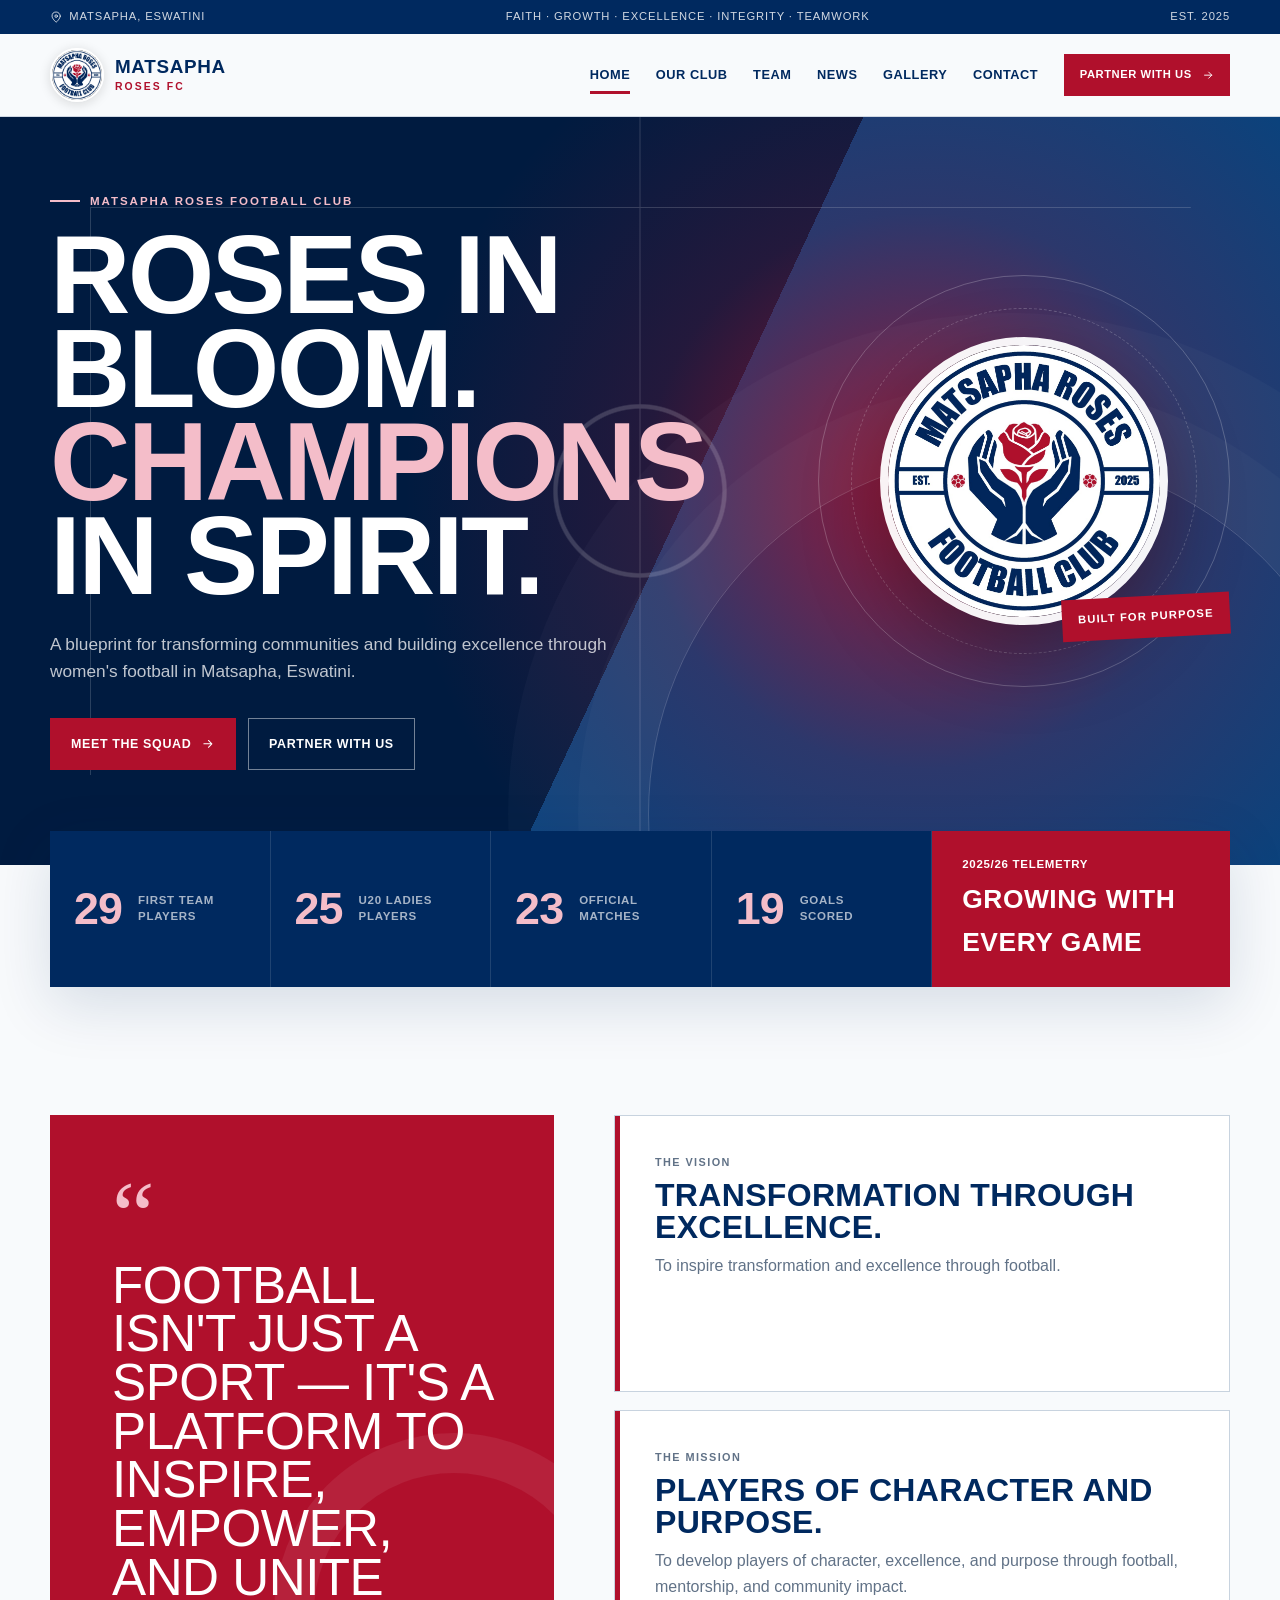
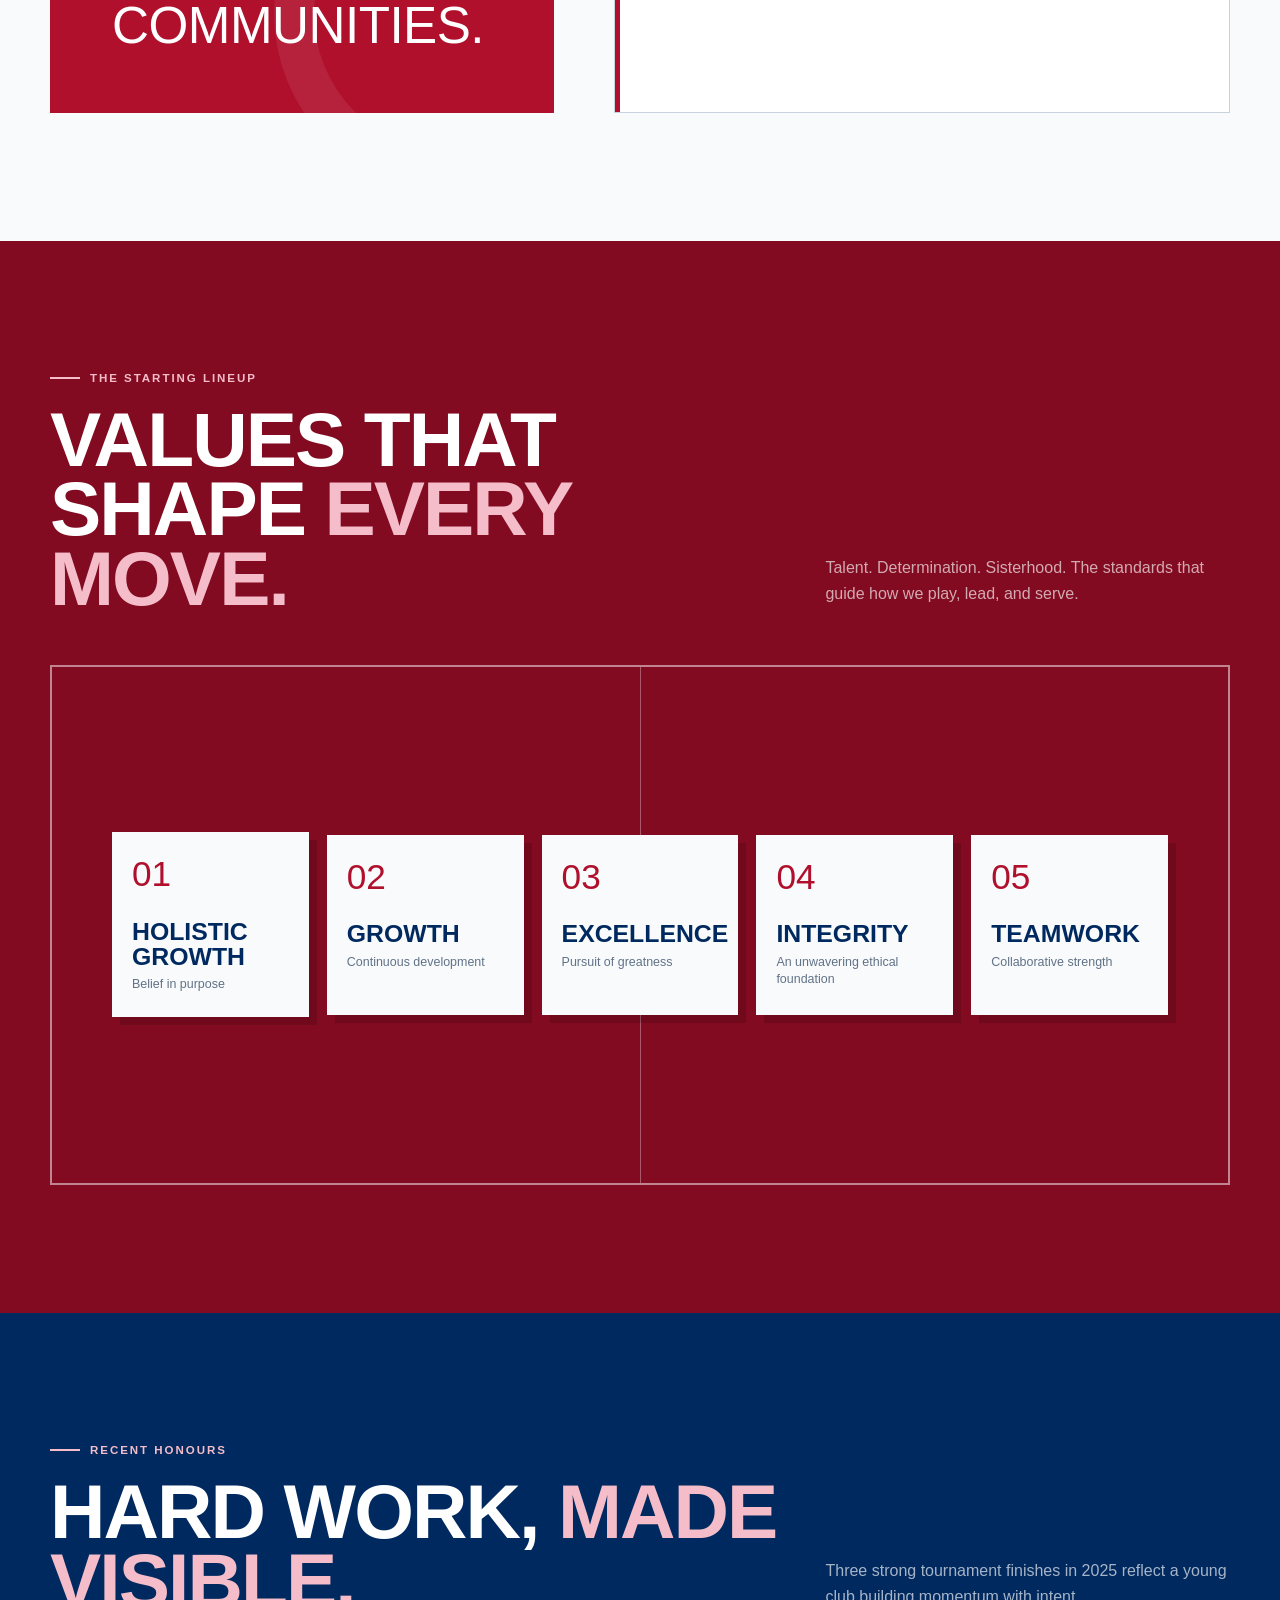
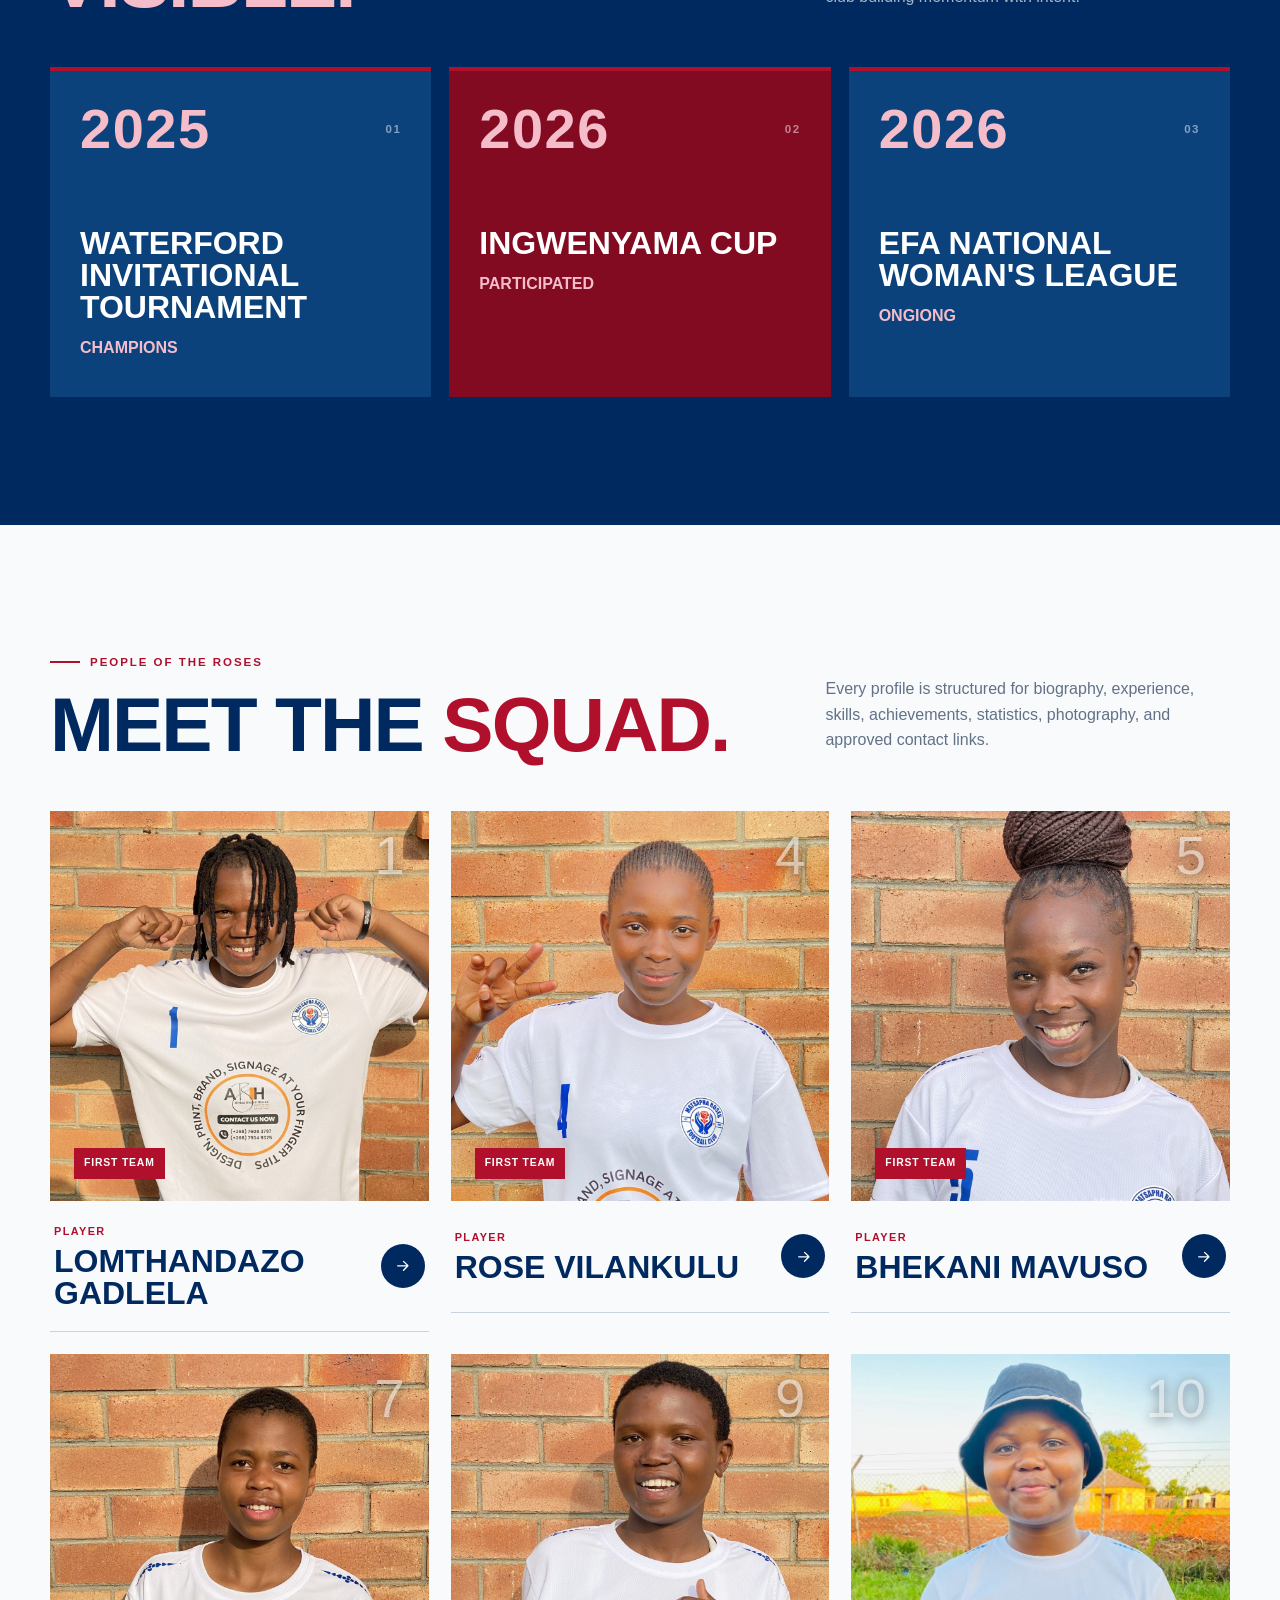
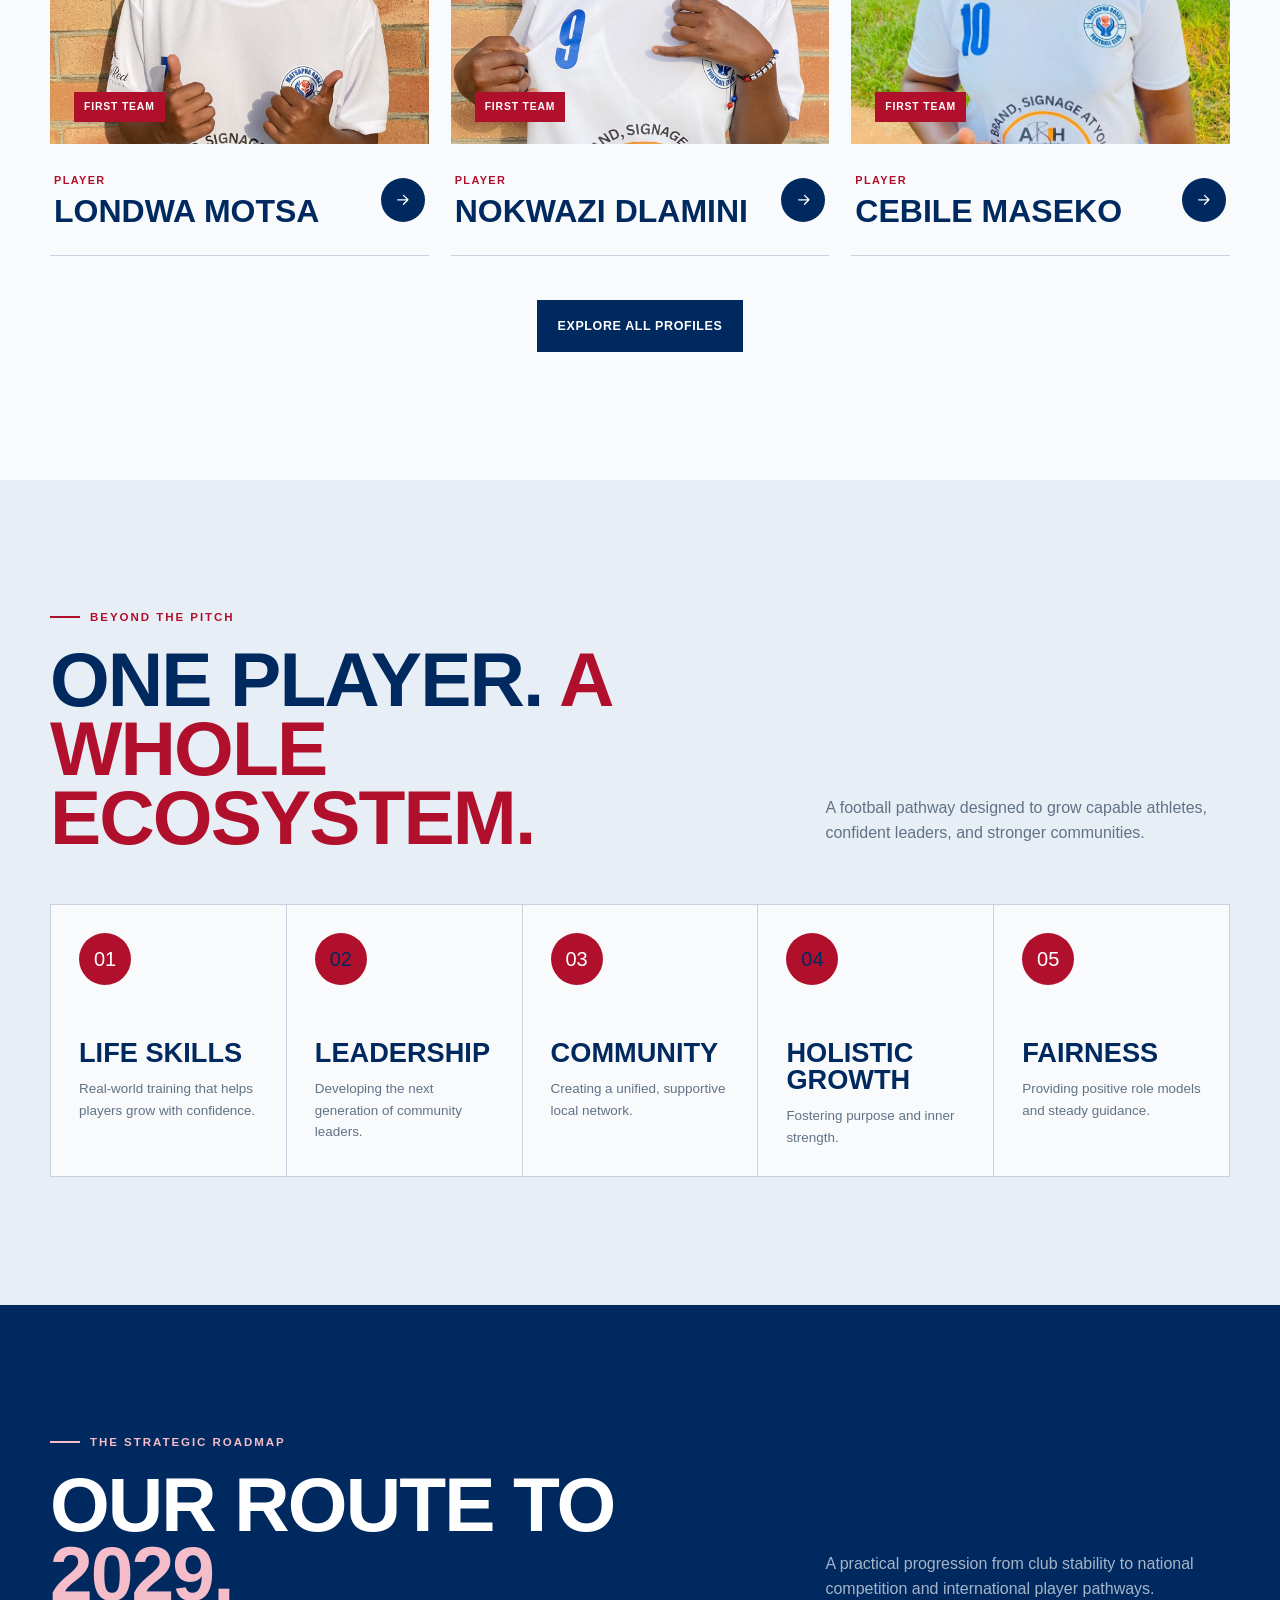
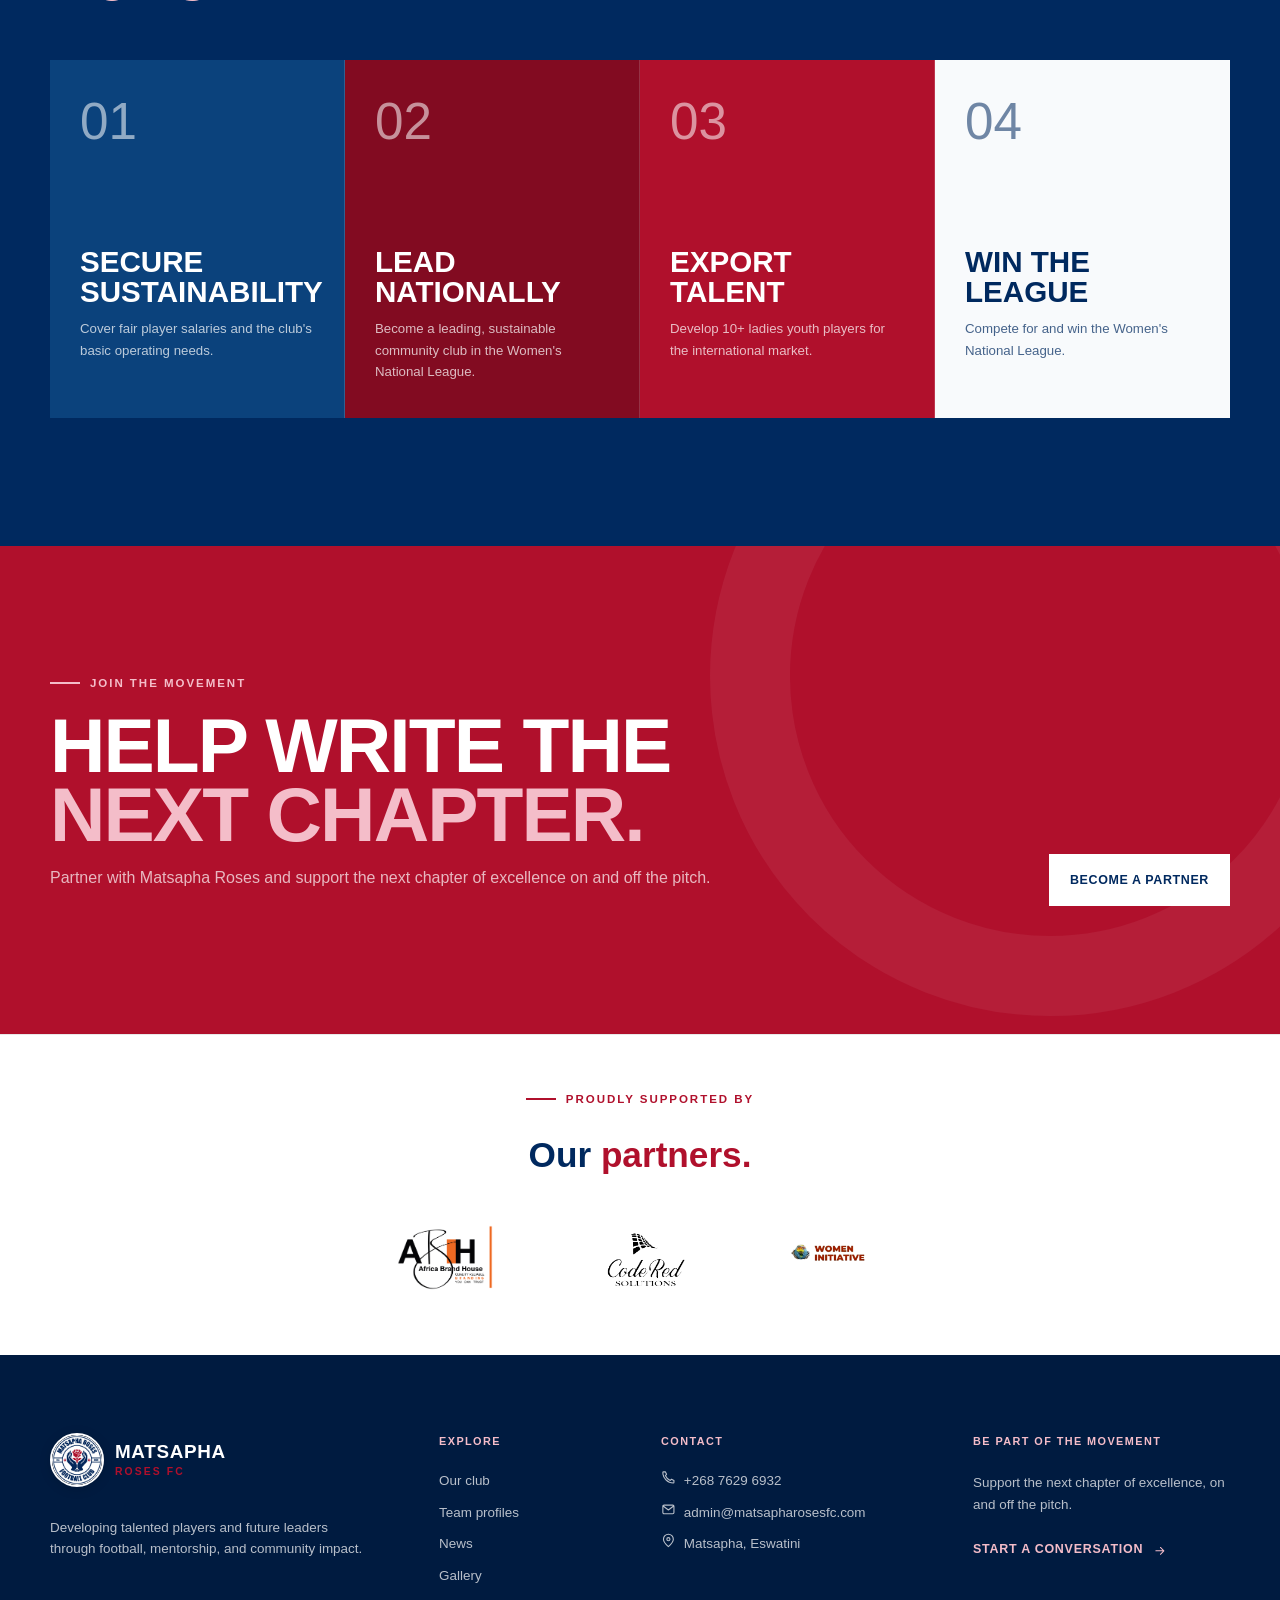
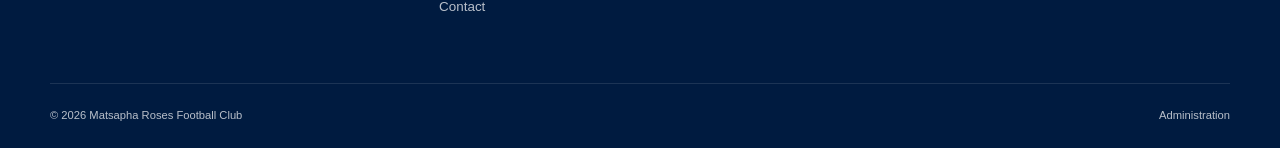
<file: index.html>
<!doctype html>
<html lang="en">
<head>
  <meta charset="utf-8">
  <meta name="viewport" content="width=device-width, initial-scale=1">
  <meta name="description" content="Matsapha Roses Football Club — developing talented players and future leaders through football, mentorship, and community impact.">
  <title>Matsapha Roses Football Club</title>
  <link rel="icon" href="public/assets/brand/matsapha-roses-logo.jpeg">
  <link rel="stylesheet" href="public/styles/site.css">
</head>
<body data-page="home" data-base=".">
  <a class="skip-link" href="#main-content">Skip to content</a>
  <div data-site-header></div>

  <main id="main-content">
    <section class="hero">
      <div class="shell hero-shell">
        <div class="hero-copy" data-reveal>
          <p class="eyebrow eyebrow-light">Matsapha Roses Football Club</p>
          <h1>Roses in bloom. <span>Champions</span> in spirit.</h1>
          <p>A blueprint for transforming communities and building excellence through women's football in Matsapha, Eswatini.</p>
          <div class="hero-actions">
            <a class="button button-gold" href="members.html">Meet the squad <svg viewBox="0 0 24 24" aria-hidden="true"><path d="M5 12h14M13 6l6 6-6 6"/></svg></a>
            <a class="button button-outline-light" href="contact.html#partner">Partner with us</a>
          </div>
        </div>
        <div class="hero-crest" data-reveal style="--delay:120ms">
          <img src="public/assets/brand/matsapha-roses-logo.jpeg" alt="Matsapha Roses Football Club crest">
          <span class="hero-badge">Built for purpose</span>
        </div>
      </div>
    </section>

    <div class="score-strip">
      <div class="shell score-grid">
        <div class="score-item"><strong>29</strong><span>First Team players</span></div>
        <div class="score-item"><strong>25</strong><span>U20 Ladies players</span></div>
        <div class="score-item"><strong>23</strong><span>Official matches</span></div>
        <div class="score-item"><strong>19</strong><span>Goals scored</span></div>
        <div class="score-summary"><p>2025/26 telemetry<strong>Growing with every game</strong></p></div>
      </div>
    </div>

    <section class="section">
      <div class="shell mission-grid">
        <div class="quote-card" data-reveal>
          <span class="quote-mark">“</span>
          <blockquote>Football isn't just a sport — it's a platform to inspire, empower, and unite communities.</blockquote>
        </div>
        <div class="mission-cards">
          <div class="mission-card" data-reveal>
            <p class="card-kicker">The vision</p>
            <h3>Transformation through excellence.</h3>
            <p>To inspire transformation and excellence through football.</p>
          </div>
          <div class="mission-card" data-reveal style="--delay:90ms">
            <p class="card-kicker">The mission</p>
            <h3>Players of character and purpose.</h3>
            <p>To develop players of character, excellence, and purpose through football, mentorship, and community impact.</p>
          </div>
        </div>
      </div>
    </section>

    <section class="section section-green">
      <div class="shell">
        <div class="section-heading">
          <div>
            <p class="eyebrow eyebrow-light">The starting lineup</p>
            <h2 class="section-title">Values that shape <span>every move.</span></h2>
          </div>
          <p>Talent. Determination. Sisterhood. The standards that guide how we play, lead, and serve.</p>
        </div>
        <div class="values-pitch">
          <article class="value-card" data-reveal><span>01</span><h3>Holistic Growth</h3><p>Belief in purpose</p></article>
          <article class="value-card" data-reveal style="--delay:60ms"><span>02</span><h3>Growth</h3><p>Continuous development</p></article>
          <article class="value-card" data-reveal style="--delay:120ms"><span>03</span><h3>Excellence</h3><p>Pursuit of greatness</p></article>
          <article class="value-card" data-reveal style="--delay:180ms"><span>04</span><h3>Integrity</h3><p>An unwavering ethical foundation</p></article>
          <article class="value-card" data-reveal style="--delay:240ms"><span>05</span><h3>Teamwork</h3><p>Collaborative strength</p></article>
        </div>
      </div>
    </section>

    <section class="section section-dark">
      <div class="shell">
        <div class="section-heading">
          <div>
            <p class="eyebrow eyebrow-light">Recent honours</p>
            <h2 class="section-title">Hard work, <span>made visible.</span></h2>
          </div>
          <p>Three strong tournament finishes in 2025 reflect a young club building momentum with intent.</p>
        </div>
        <div class="achievement-grid">
          <article class="achievement-card" data-reveal>
            <div class="achievement-card-year"><strong>2025</strong><span>01</span></div>
            <h3>Waterford Invitational Tournament</h3>
            <p>Champions</p>
          </article>
          <article class="achievement-card" data-reveal style="--delay:80ms">
            <div class="achievement-card-year"><strong>2026</strong><span>02</span></div>
            <h3>Ingwenyama Cup</h3>
            <p>Participated</p>
          </article>
          <article class="achievement-card" data-reveal style="--delay:160ms">
            <div class="achievement-card-year"><strong>2026</strong><span>03</span></div>
            <h3>EFA National Woman's league</h3>
            <p>Ongiong</p>
          </article>
        </div>
      </div>
    </section>

    <section class="section">
      <div class="shell">
        <div class="section-heading">
          <div>
            <p class="eyebrow">People of the Roses</p>
            <h2 class="section-title">Meet the <span>squad.</span></h2>
          </div>
          <p>Every profile is structured for biography, experience, skills, achievements, statistics, photography, and approved contact links.</p>
        </div>
        <div class="member-grid" data-member-preview></div>
        <div class="section-action"><a class="button button-dark" href="members.html">Explore all profiles</a></div>
      </div>
    </section>

    <section class="section section-soft">
      <div class="shell">
        <div class="section-heading">
          <div>
            <p class="eyebrow">Beyond the pitch</p>
            <h2 class="section-title">One player. <span>A whole ecosystem.</span></h2>
          </div>
          <p>A football pathway designed to grow capable athletes, confident leaders, and stronger communities.</p>
        </div>
        <div class="ecosystem-grid">
          <article class="ecosystem-card"><span>01</span><h3>Life skills</h3><p>Real-world training that helps players grow with confidence.</p></article>
          <article class="ecosystem-card"><span>02</span><h3>Leadership</h3><p>Developing the next generation of community leaders.</p></article>
          <article class="ecosystem-card"><span>03</span><h3>Community</h3><p>Creating a unified, supportive local network.</p></article>
          <article class="ecosystem-card"><span>04</span><h3>Holistic growth</h3><p>Fostering purpose and inner strength.</p></article>
          <article class="ecosystem-card"><span>05</span><h3>Fairness</h3><p>Providing positive role models and steady guidance.</p></article>
        </div>
      </div>
    </section>

    <section class="section section-dark">
      <div class="shell">
        <div class="section-heading">
          <div>
            <p class="eyebrow eyebrow-light">The strategic roadmap</p>
            <h2 class="section-title">Our route to <span>2029.</span></h2>
          </div>
          <p>A practical progression from club stability to national competition and international player pathways.</p>
        </div>
        <div class="roadmap">
          <article class="roadmap-step"><span>01</span><h3>Secure sustainability</h3><p>Cover fair player salaries and the club's basic operating needs.</p></article>
          <article class="roadmap-step"><span>02</span><h3>Lead nationally</h3><p>Become a leading, sustainable community club in the Women's National League.</p></article>
          <article class="roadmap-step"><span>03</span><h3>Export talent</h3><p>Develop 10+ ladies youth players for the international market.</p></article>
          <article class="roadmap-step"><span>04</span><h3>Win the league</h3><p>Compete for and win the Women's National League.</p></article>
        </div>
      </div>
    </section>

    <section class="section cta-band">
      <div class="shell cta-grid">
        <div>
          <p class="eyebrow eyebrow-light">Join the movement</p>
          <h2 class="section-title">Help write the <span>next chapter.</span></h2>
          <p>Partner with Matsapha Roses and support the next chapter of excellence on and off the pitch.</p>
        </div>
        <a class="button button-gold" href="contact.html#partner">Become a partner</a>
      </div>
    </section>
  </main>

  <div data-site-footer></div>
  <script src="public/scripts/data.js"></script>
  <script src="public/scripts/common.js"></script>
  <script src="public/scripts/home.js"></script>
</body>
</html>
</file>
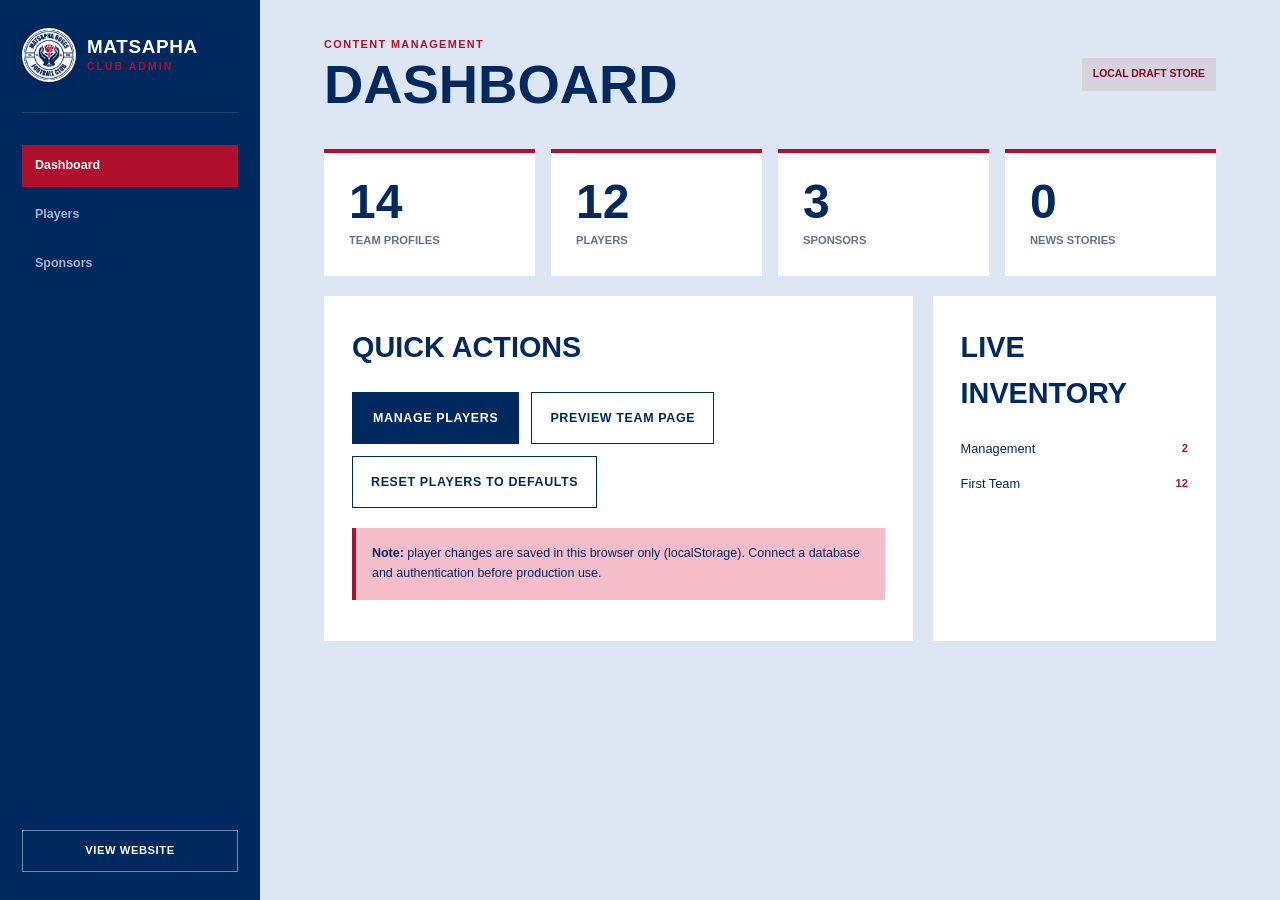
<file: admin/index.html>
<!doctype html>
<html lang="en">
<head>
  <meta charset="utf-8">
  <meta name="viewport" content="width=device-width, initial-scale=1">
  <meta name="robots" content="noindex, nofollow">
  <title>Administration | Matsapha Roses FC</title>
  <link rel="icon" href="../public/assets/brand/matsapha-roses-logo.jpeg">
  <link rel="stylesheet" href="../public/styles/site.css">
</head>
<body class="admin-body">
  <div class="admin-shell">
    <aside class="admin-sidebar">
      <a class="brand brand-light" href="../index.html">
        <img src="../public/assets/brand/matsapha-roses-logo.jpeg" alt="">
        <span><strong>Matsapha</strong><small>Club admin</small></span>
      </a>
      <nav class="admin-nav" aria-label="Administration">
        <a class="is-active" href="#dashboard" data-admin-nav="dashboard">Dashboard</a>
        <a href="#players" data-admin-nav="players">Players</a>
        <a href="#sponsors" data-admin-nav="sponsors">Sponsors</a>
      </nav>
      <a class="button button-small button-outline-light admin-view-site" href="../index.html">View website</a>
    </aside>

    <main class="admin-main">
      <header class="admin-header">
        <div>
          <p class="card-kicker">Content management</p>
          <h1 data-admin-title>Dashboard</h1>
        </div>
        <span class="admin-badge">Local draft store</span>
      </header>

      <section class="admin-view is-active" data-admin-view="dashboard">
        <div class="admin-cards">
          <article class="admin-card"><strong data-admin-count="members">0</strong><span>Team profiles</span></article>
          <article class="admin-card"><strong data-admin-count="players">0</strong><span>Players</span></article>
          <article class="admin-card"><strong data-admin-count="sponsors">0</strong><span>Sponsors</span></article>
          <article class="admin-card"><strong data-admin-count="news">0</strong><span>News stories</span></article>
        </div>

        <div class="admin-grid">
          <section class="admin-panel">
            <h2>Quick actions</h2>
            <div class="admin-actions">
              <a class="button button-dark" href="#players" data-admin-nav="players">Manage players</a>
              <a class="button button-outline" href="../members.html">Preview team page</a>
              <button class="button button-outline" type="button" data-admin-reset>Reset players to defaults</button>
            </div>
            <p class="admin-note"><strong>Note:</strong> player changes are saved in this browser only (localStorage). Connect a database and authentication before production use.</p>
          </section>
          <aside class="admin-panel">
            <h2>Live inventory</h2>
            <div class="readiness-list" data-admin-inventory></div>
          </aside>
        </div>
      </section>

      <section class="admin-view" data-admin-view="players" id="players">
        <div class="admin-grid admin-grid-players">
          <section class="admin-panel">
            <div class="admin-panel-head">
              <h2>Squad directory</h2>
              <button class="button button-small button-dark" type="button" data-admin-new-player>Add player</button>
            </div>
            <div class="admin-table-wrap">
              <table class="admin-table">
                <thead>
                  <tr>
                    <th>Photo</th>
                    <th>#</th>
                    <th>Name</th>
                    <th>Role</th>
                    <th>Squad</th>
                    <th>Status</th>
                    <th>Actions</th>
                  </tr>
                </thead>
                <tbody data-admin-player-rows></tbody>
              </table>
            </div>
          </section>

          <aside class="admin-panel admin-form-panel">
            <h2 data-admin-form-title>Add player</h2>
            <form class="admin-form" data-admin-player-form novalidate>
              <input type="hidden" name="slug" value="">

              <label>
                <span>Full name</span>
                <input name="name" type="text" required placeholder="e.g. Sanga Dlamini">
              </label>

              <div class="admin-form-row">
                <label>
                  <span>Role</span>
                  <select name="role">
                    <option value="Player">Player</option>
                    <option value="Coach">Coach</option>
                    <option value="Staff">Staff</option>
                    <option value="Management">Management</option>
                  </select>
                </label>
                <label>
                  <span>Squad</span>
                  <select name="squad">
                    <option value="First Team">First Team</option>
                    <option value="U20 Ladies">U20 Ladies</option>
                    <option value="Management">Management</option>
                  </select>
                </label>
              </div>

              <div class="admin-form-row">
                <label>
                  <span>Shirt number</span>
                  <input name="number" type="text" placeholder="10">
                </label>
                <label>
                  <span>Short name / initials</span>
                  <input name="shortName" type="text" maxlength="3" placeholder="SA">
                </label>
              </div>

              <label>
                <span>Status line</span>
                <input name="status" type="text" placeholder="Top goal scorer">
              </label>

              <label>
                <span>Player photo</span>
                <select name="photo" data-admin-photo-select>
                  <option value="">No photo</option>
                </select>
              </label>
              <div class="admin-photo-preview" data-admin-photo-preview hidden>
                <img alt="Selected player photo preview">
              </div>

              <label>
                <span>Biography</span>
                <textarea name="bio" rows="4" placeholder="Short verified biography…"></textarea>
              </label>

              <label>
                <span>Highlights (comma separated)</span>
                <input name="highlights" type="text" placeholder="First Team, Captain, Top scorer">
              </label>

              <div class="admin-form-actions">
                <button class="button button-dark" type="submit">Save player</button>
                <button class="button button-outline" type="button" data-admin-cancel>Cancel</button>
              </div>
              <p class="admin-form-status" data-admin-form-status hidden></p>
            </form>
          </aside>
        </div>
      </section>

      <section class="admin-view" data-admin-view="sponsors" id="sponsors">
        <section class="admin-panel">
          <h2>Sponsors on every page</h2>
          <p class="admin-panel-copy">These logos appear in the site-wide partners strip before the footer on every public page.</p>
          <div class="admin-sponsors-grid" data-admin-sponsors></div>
        </section>
      </section>
    </main>
  </div>
  <script src="../public/scripts/data.js"></script>
  <script src="../public/scripts/admin.js"></script>
</body>
</html>
</file>
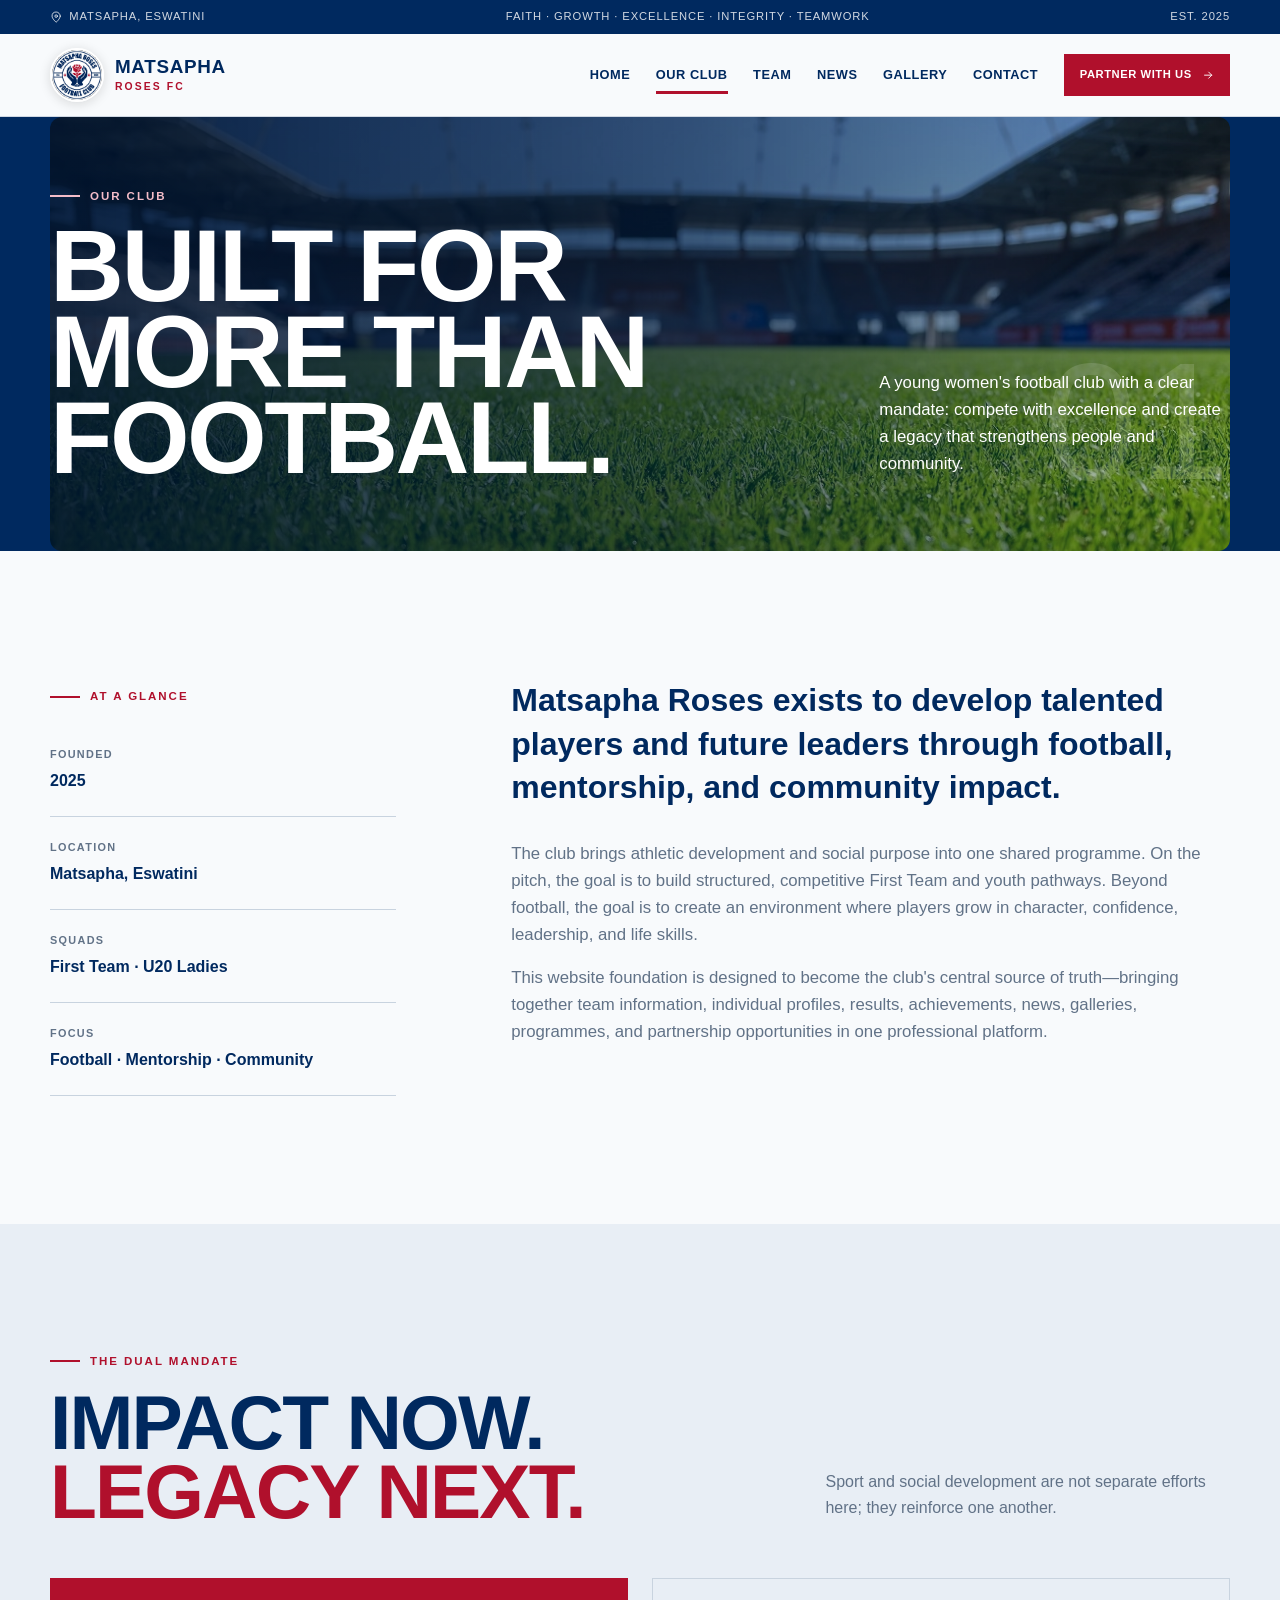
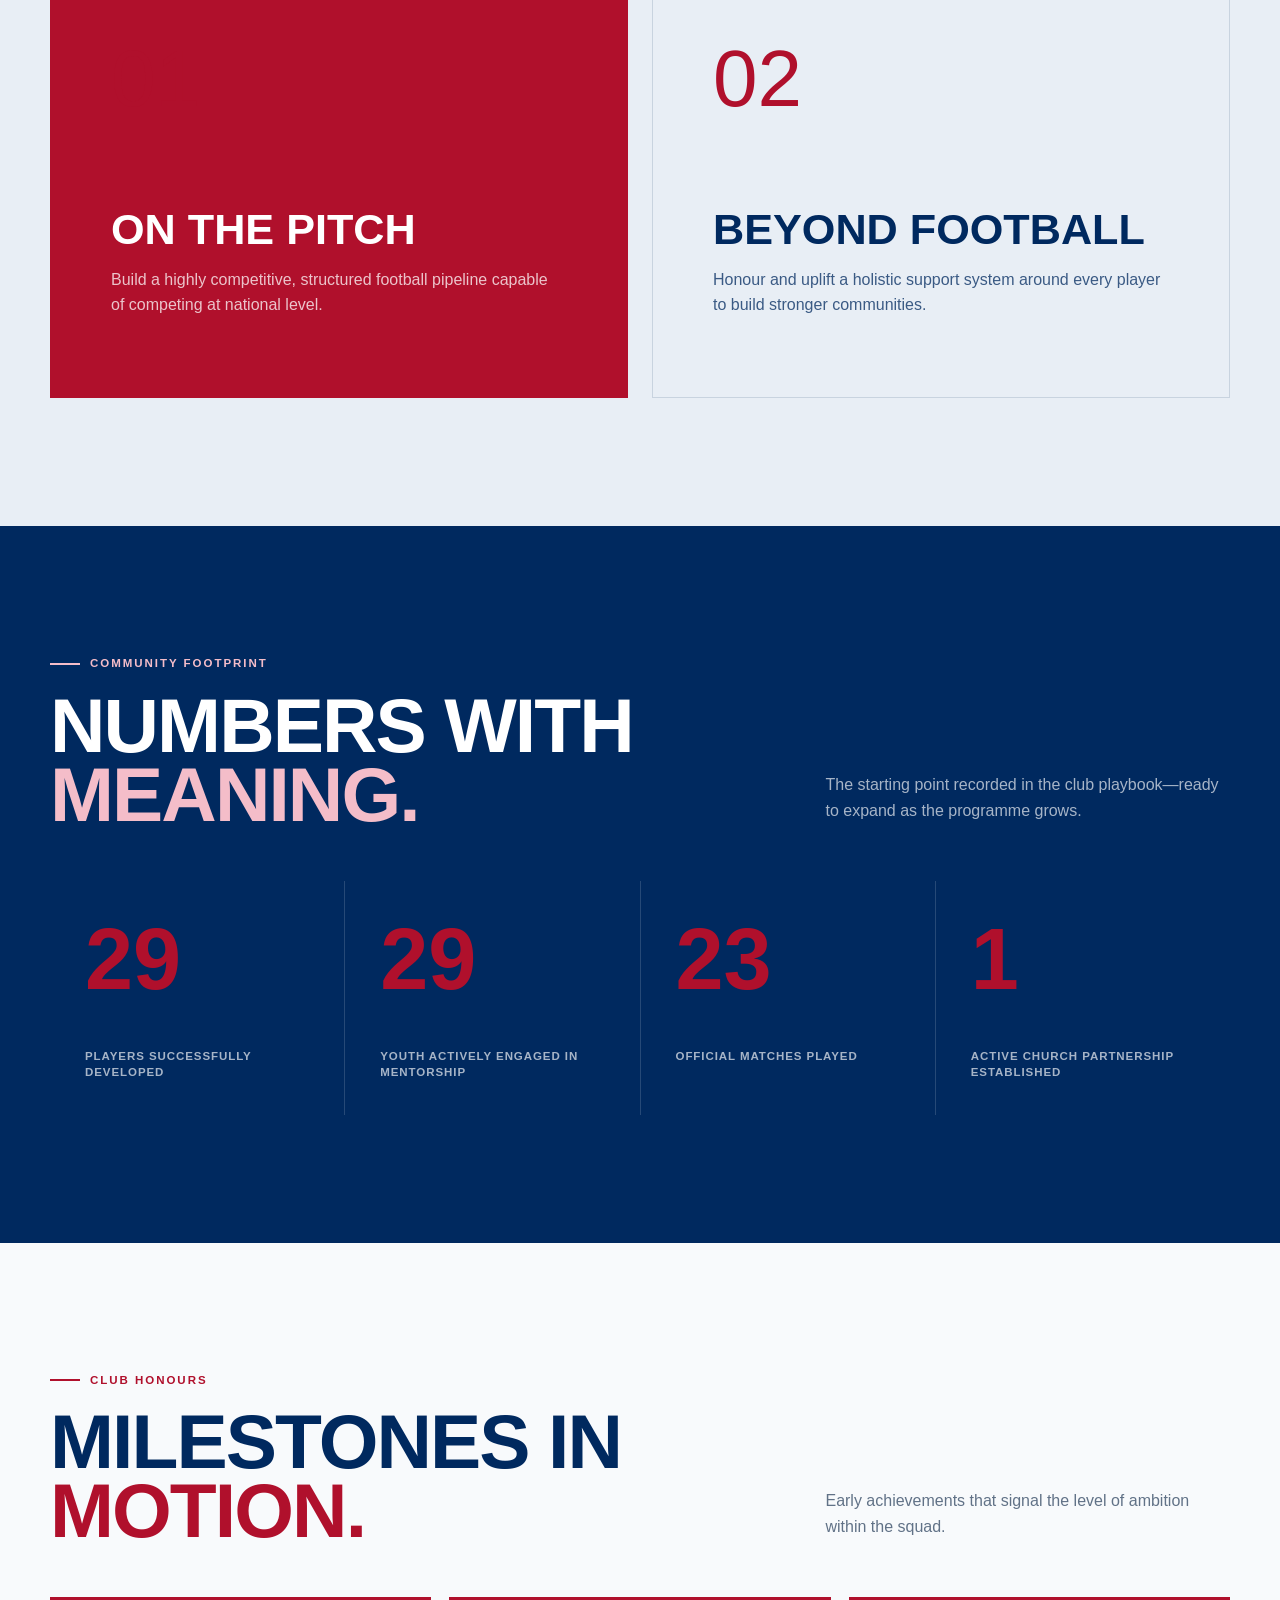
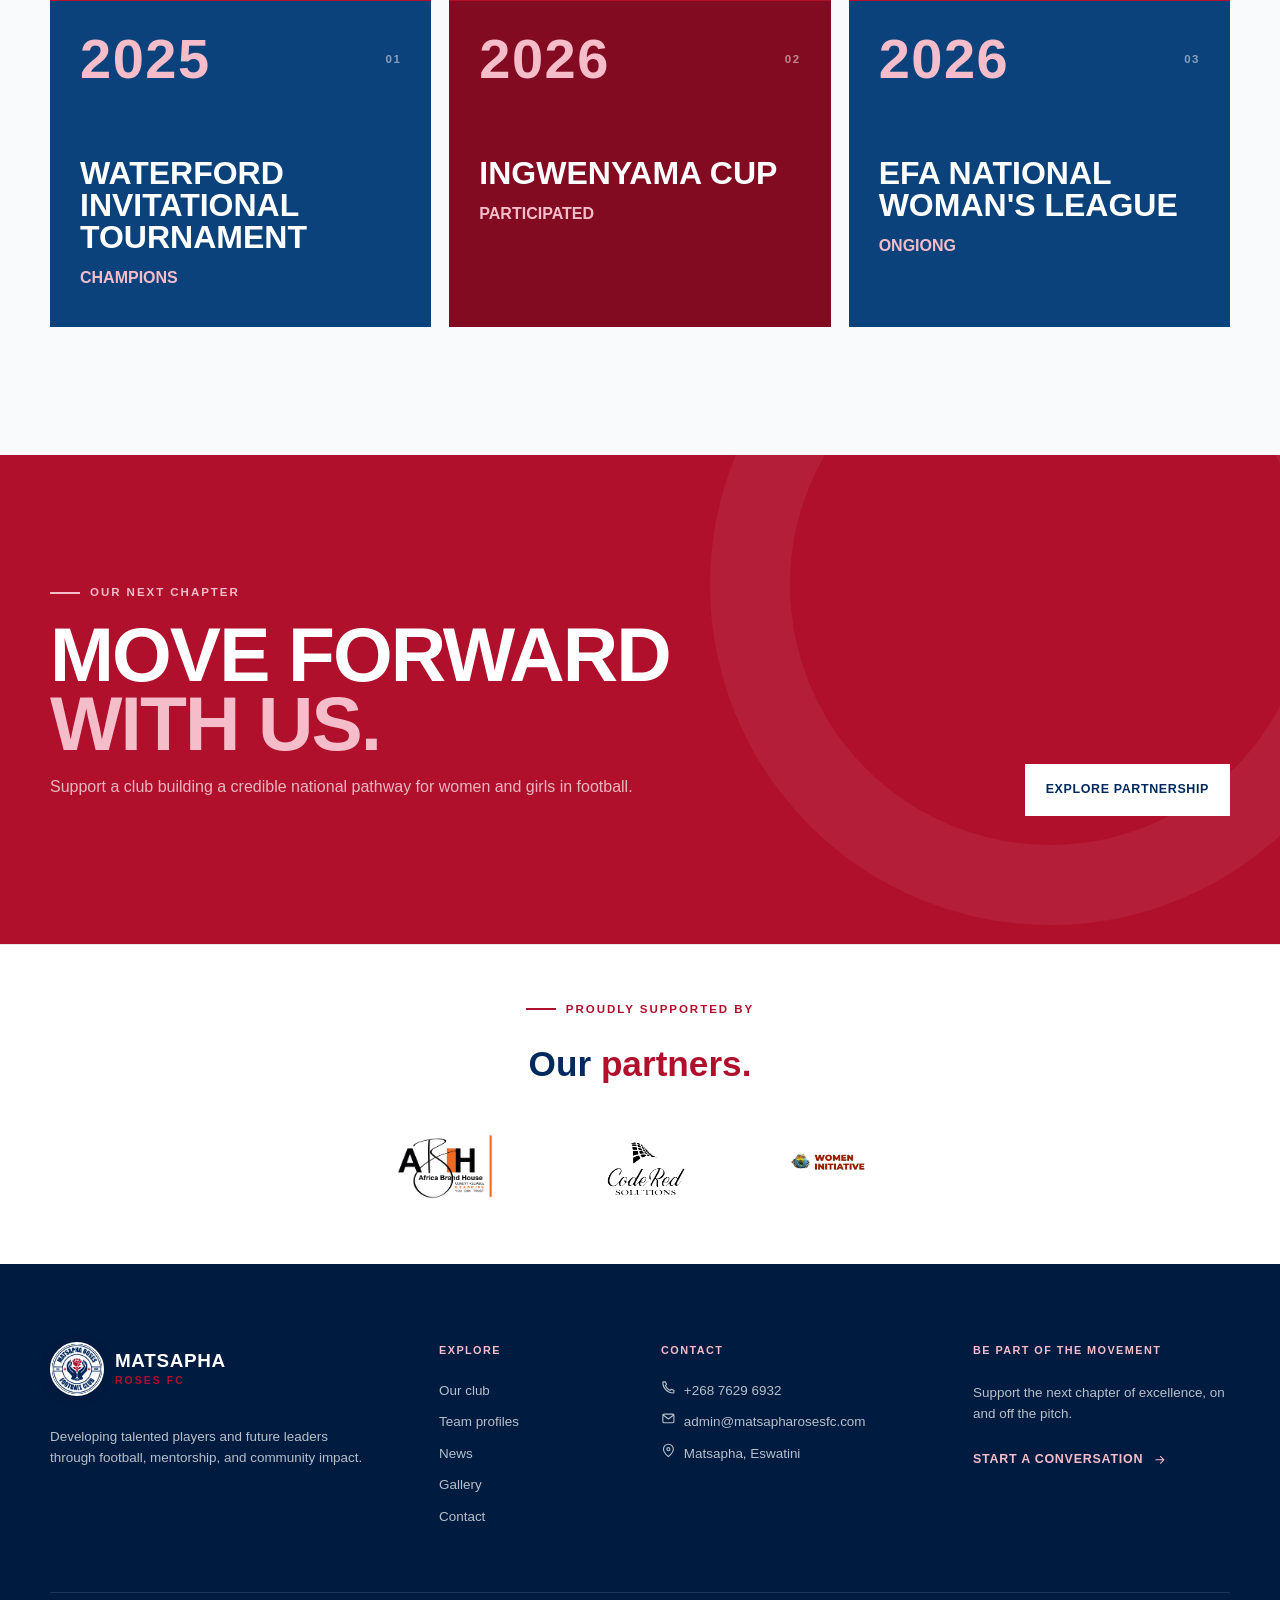
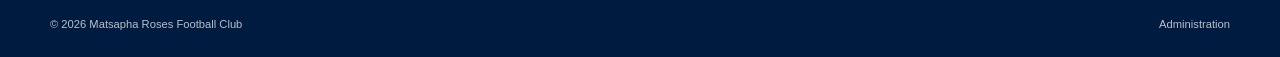
<file: club.html>
<!doctype html>
<html lang="en">
<head>
  <meta charset="utf-8">
  <meta name="viewport" content="width=device-width, initial-scale=1">
  <meta name="description" content="Learn about Matsapha Roses Football Club's mission, values, achievements, community impact, and roadmap.">
  <title>Our Club | Matsapha Roses FC</title>
  <link rel="icon" href="public/assets/brand/matsapha-roses-logo.jpeg">
  <link rel="stylesheet" href="public/styles/site.css">
</head>
<body data-page="club" data-base=".">
  <a class="skip-link" href="#main-content">Skip to content</a>
  <div data-site-header></div>
  <main id="main-content">
    <section class="page-hero">
      <div class="shell page-hero-shell">
        <div>
          
          <p class="eyebrow eyebrow-light">Our club</p>
          <h1>Built for more than football.</h1>
        </div>
        
        <p class="page-hero-copy">
          A young women's football club with a clear mandate: compete with excellence and create a legacy that strengthens people and community.</p>
        <span class="page-index">01</span>
      </div>
    </section>

    <section class="section">
      <div class="shell story-grid">
        <aside class="story-aside">
          <p class="eyebrow">At a glance</p>
          <div class="story-fact"><span>Founded</span><strong>2025</strong></div>
          <div class="story-fact"><span>Location</span><strong>Matsapha, Eswatini</strong></div>
          <div class="story-fact"><span>Squads</span><strong>First Team · U20 Ladies</strong></div>
          <div class="story-fact"><span>Focus</span><strong>Football · Mentorship · Community</strong></div>
        </aside>
        <div class="story-copy">
          <p class="lead">Matsapha Roses exists to develop talented players and future leaders through football, mentorship, and community impact.</p>
          <p>The club brings athletic development and social purpose into one shared programme. On the pitch, the goal is to build structured, competitive First Team and youth pathways. Beyond football, the goal is to create an environment where players grow in character, confidence, leadership, and life skills.</p>
          <p>This website foundation is designed to become the club's central source of truth—bringing together team information, individual profiles, results, achievements, news, galleries, programmes, and partnership opportunities in one professional platform.</p>
        </div>
      </div>
    </section>

    <section class="section section-soft">
      <div class="shell">
        <div class="section-heading">
          <div><p class="eyebrow">The dual mandate</p><h2 class="section-title">Impact now. <span>Legacy next.</span></h2></div>
          <p>Sport and social development are not separate efforts here; they reinforce one another.</p>
        </div>
        <div class="mandate-grid">
          <article class="mandate-card"><span>01</span><h3>On the pitch</h3><p>Build a highly competitive, structured football pipeline capable of competing at national level.</p></article>
          <article class="mandate-card"><span>02</span><h3>Beyond football</h3><p>Honour and uplift a holistic support system around every player to build stronger communities.</p></article>
        </div>
      </div>
    </section>

    <section class="section section-dark">
      <div class="shell">
        <div class="section-heading">
          <div><p class="eyebrow eyebrow-light">Community footprint</p><h2 class="section-title">Numbers with <span>meaning.</span></h2></div>
          <p>The starting point recorded in the club playbook—ready to expand as the programme grows.</p>
        </div>
        <div class="metrics-grid">
          <div class="metric"><strong>29</strong><span>Players successfully developed</span></div>
          <div class="metric"><strong>29</strong><span>Youth actively engaged in mentorship</span></div>
          <div class="metric"><strong>23</strong><span>Official matches played</span></div>
          <div class="metric"><strong>1</strong><span>Active church partnership established</span></div>
        </div>
      </div>
    </section>

    <section class="section">
      <div class="shell">
        <div class="section-heading"><div><p class="eyebrow">Club honours</p><h2 class="section-title">Milestones in <span>motion.</span></h2></div><p>Early achievements that signal the level of ambition within the squad.</p></div>
        <div class="achievement-grid">
          <article class="achievement-card"><div class="achievement-card-year"><strong>2025</strong><span>01</span></div><h3>Waterford Invitational Tournament</h3><p>Champions</p></article>
          <article class="achievement-card"><div class="achievement-card-year"><strong>2026</strong><span>02</span></div><h3>Ingwenyama CUP</h3><p>Participated</p></article>
          <article class="achievement-card"><div class="achievement-card-year"><strong>2026</strong><span>03</span></div><h3>EFA National Woman's league</h3><p>Ongiong</p></article>
        </div>
      </div>
    </section>

    <section class="section cta-band">
      <div class="shell cta-grid">
        <div><p class="eyebrow eyebrow-light">Our next chapter</p><h2 class="section-title">Move forward <span>with us.</span></h2><p>Support a club building a credible national pathway for women and girls in football.</p></div>
        <a class="button button-gold" href="contact.html#partner">Explore partnership</a>
      </div>
    </section>
  </main>
  <div data-site-footer></div>
  <script src="public/scripts/data.js"></script>
  <script src="public/scripts/common.js"></script>
</body>
</html>
</file>
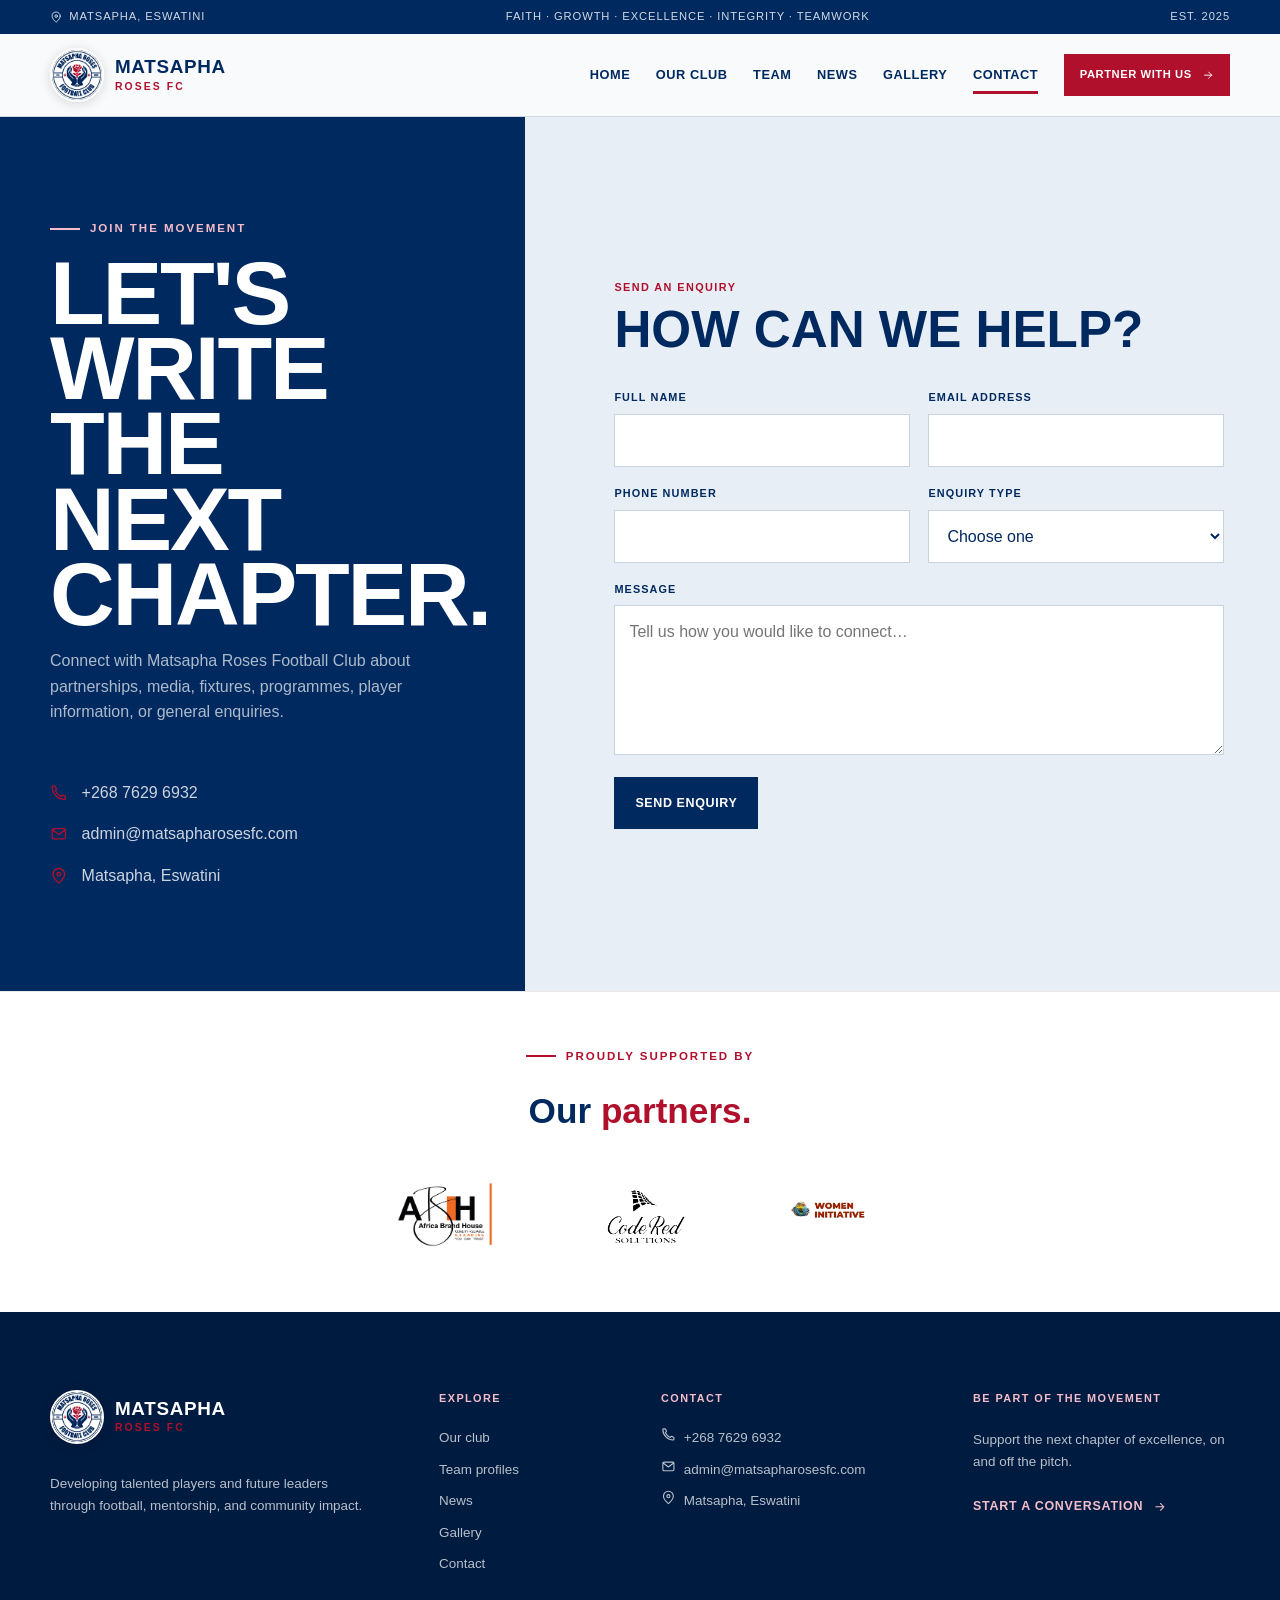
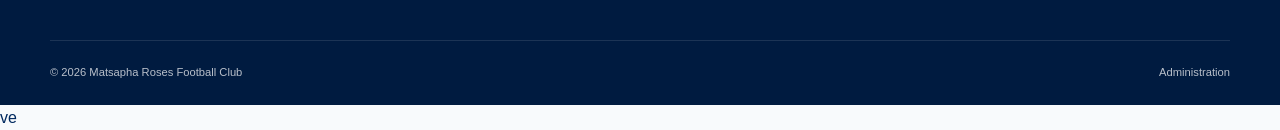
<file: contact.html>
<!doctype html>
<html lang="en">
<head>
  <meta charset="utf-8">
  <meta name="viewport" content="width=device-width, initial-scale=1">
  <meta name="description" content="Contact or partner with Matsapha Roses Football Club in Matsapha, Eswatini.">
  <title>Contact & Partnership | Matsapha Roses FC</title>
  <link rel="icon" href="public/assets/brand/matsapha-roses-logo.jpeg">
  <link rel="stylesheet" href="public/styles/site.css">
</head>
<body data-page="contact" data-base=".">
  <a class="skip-link" href="#main-content">Skip to content</a>
  <div data-site-header></div>
  <main id="main-content">
    <section class="contact-layout">
      <div class="contact-panel">
        <p class="eyebrow eyebrow-light">Join the movement</p>
        <h1>Let's write the next chapter.</h1>
        <p>Connect with Matsapha Roses Football Club about partnerships, media, fixtures, programmes, player information, or general enquiries.</p>
        <div class="contact-list">
          <a href="tel:+26876296932"><svg viewBox="0 0 24 24" aria-hidden="true"><path d="M7 3H4a1 1 0 0 0-1 1c0 9.4 7.6 17 17 17a1 1 0 0 0 1-1v-3l-4-2-2 2c-3.5-1.5-6.5-4.5-8-8l2-2-2-4Z"/></svg> +268 7629 6932</a>
          <a href="mailto:admin@matsapharosesfc.com"><svg viewBox="0 0 24 24" aria-hidden="true"><rect x="3" y="5" width="18" height="14" rx="2"/><path d="m4 7 8 6 8-6"/></svg> admin@matsapharosesfc.com</a>
          <span><svg viewBox="0 0 24 24" aria-hidden="true"><path d="M20 10c0 5-8 12-8 12S4 15 4 10a8 8 0 1 1 16 0Z"/><circle cx="12" cy="10" r="2.5"/></svg> Matsapha, Eswatini</span>
        </div>
      </div>
      <div class="contact-form-wrap" id="partner">
        <form class="contact-form" data-contact-form action="https://formsubmit.co/admin@matsapharosesfc.com" method="POST">
          <input type="hidden" name="_subject" value="Website enquiry from Matsapha Roses FC">
          <input type="hidden" name="_template" value="table">
          <input type="hidden" name="_captcha" value="false">
          <input type="text" name="_honey" tabindex="-1" autocomplete="off" class="honey-field" aria-hidden="true">
          <div class="form-heading"><p class="card-kicker">Send an enquiry</p><h2>How can we help?</h2></div>
          <div class="form-grid">
            <div class="field"><label for="name">Full name</label><input id="name" name="name" autocomplete="name" required></div>
            <div class="field"><label for="email">Email address</label><input id="email" name="email" type="email" autocomplete="email" required></div>
            <div class="field"><label for="phone">Phone number</label><input id="phone" name="phone" type="tel" autocomplete="tel"></div>
            <div class="field"><label for="subject">Enquiry type</label><select id="subject" name="subject" required><option value="">Choose one</option><option>Partnership</option><option>Team information</option><option>Fixtures and events</option><option>Media</option><option>General enquiry</option><option>Other</option></select></div>
            <div class="field field-wide"><label for="message">Message</label><textarea id="message" name="message" required placeholder="Tell us how you would like to connect…"></textarea></div>
          </div>
          <button class="button button-dark" type="submit">Send enquiry</button>
          <p class="form-status" data-form-status hidden aria-live="polite"></p>
        </form>
      </div>
    </section>

   
  </main>
  <div data-site-footer></div>
  <script src="public/scripts/data.js"></script>
ve  <script src="public/scripts/common.js"></script>
  <script src="public/scripts/contact.js"></script>
</body>
</html>
</file>
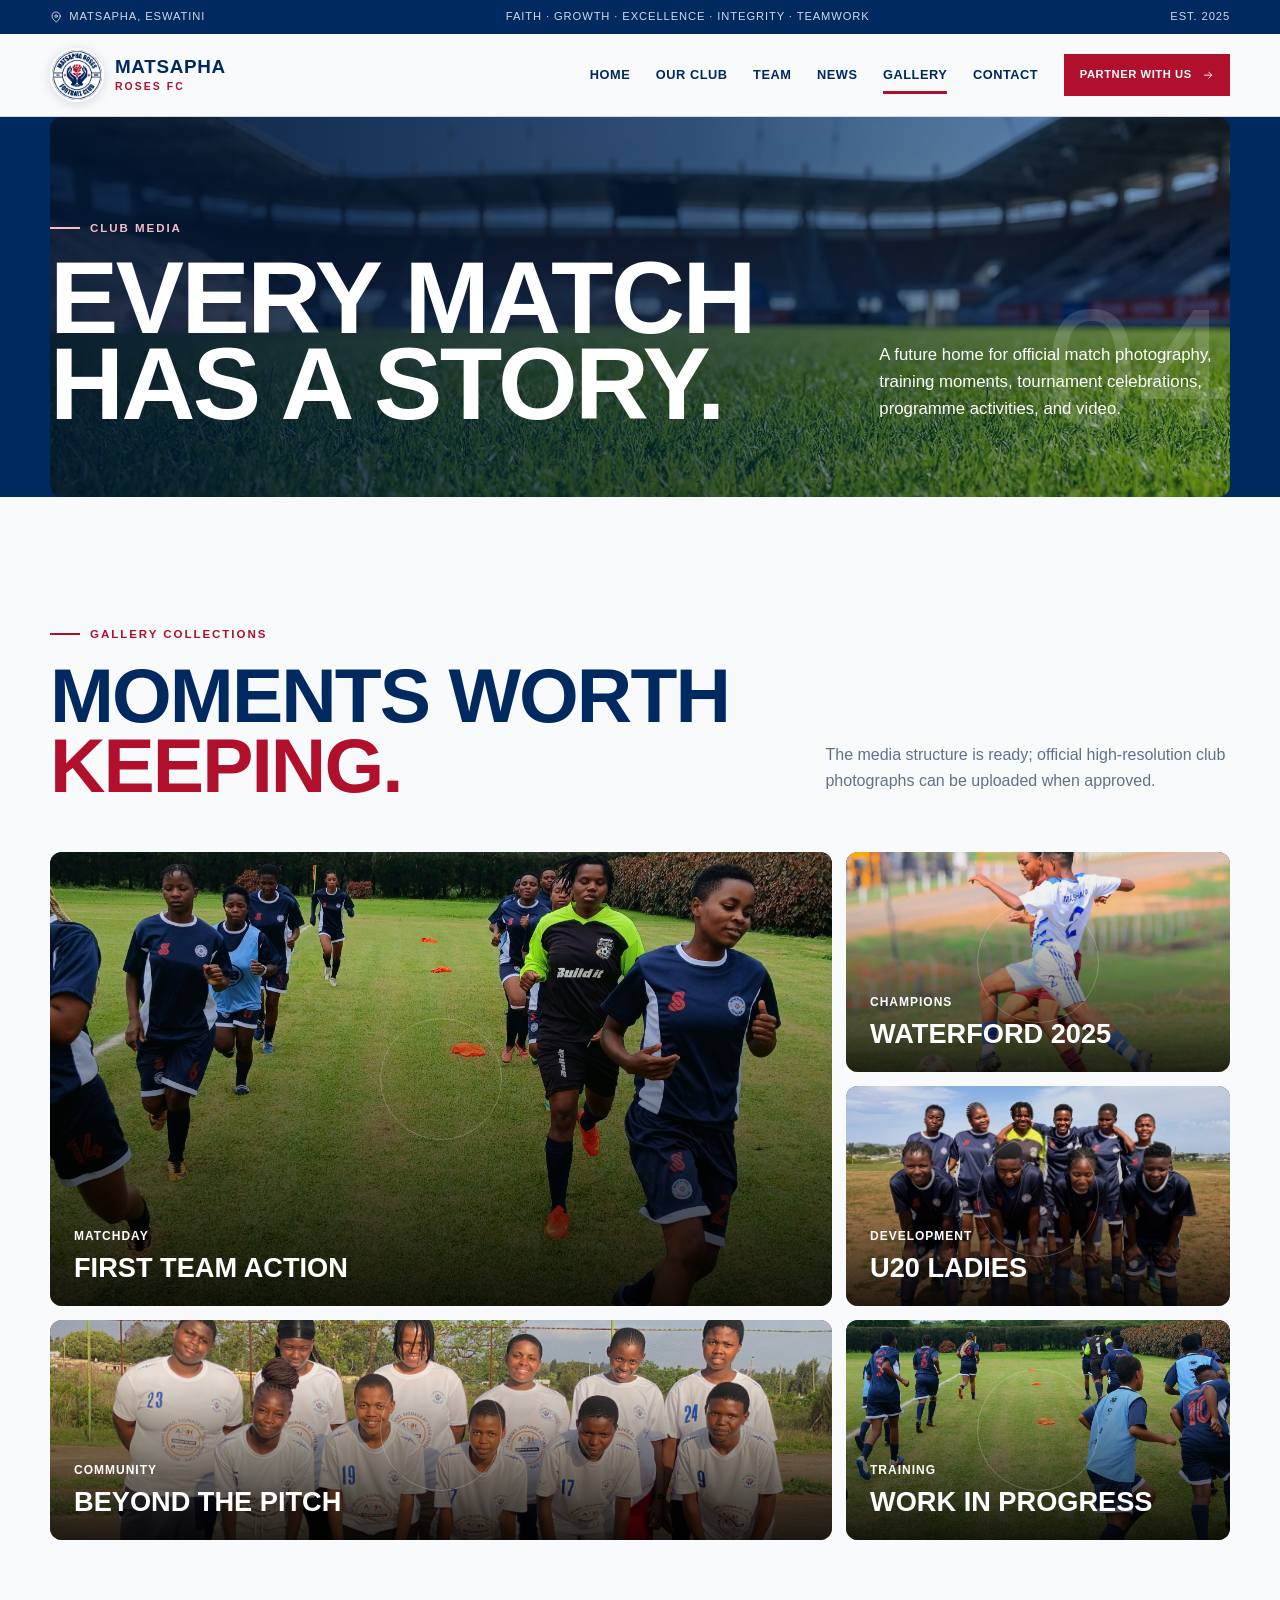
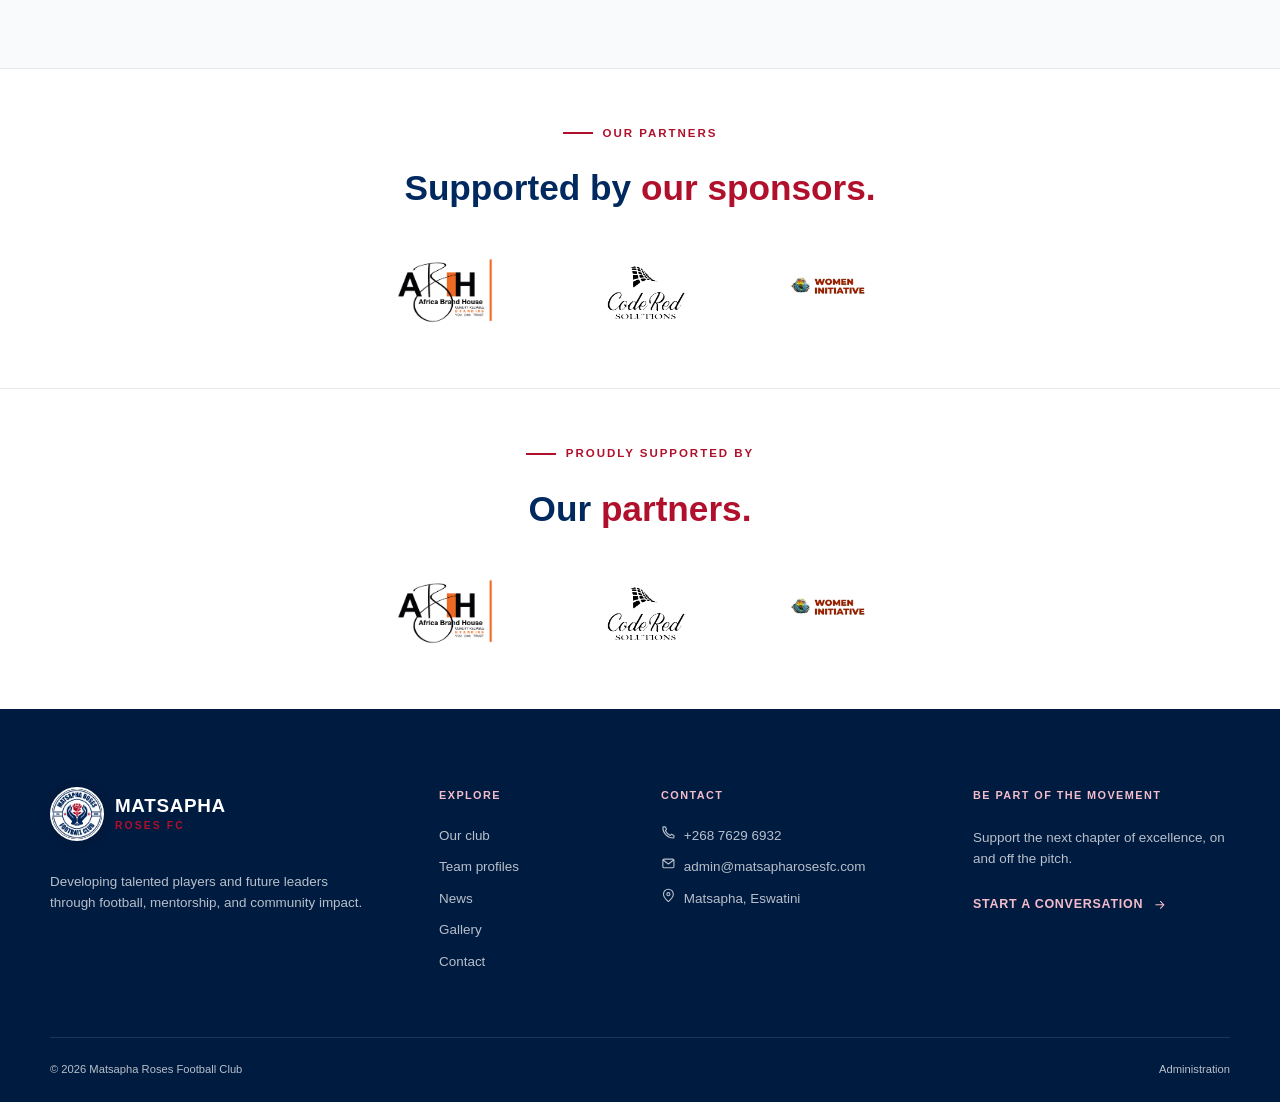
<file: gallery.html>
<!doctype html>
<html lang="en">
<head>
  <meta charset="utf-8">
  <meta name="viewport" content="width=device-width, initial-scale=1">
  <meta name="description" content="Matsapha Roses Football Club photo and video gallery.">
  <title>Gallery | Matsapha Roses FC</title>
  <link rel="icon" href="public/assets/brand/matsapha-roses-logo.jpeg">
  <link rel="stylesheet" href="public/styles/site.css">
</head>
<body data-page="gallery" data-base=".">
  <a class="skip-link" href="#main-content">Skip to content</a>
  <div data-site-header></div>
  <main id="main-content">
    <section class="page-hero">
      <div class="shell page-hero-shell">
        <div><p class="eyebrow eyebrow-light">Club media</p><h1>Every match has a story.</h1></div>
        <p class="page-hero-copy">A future home for official match photography, training moments, tournament celebrations, programme activities, and video.</p>
        <span class="page-index">04</span>
      </div>
    </section>

    <section class="section">
      <div class="shell">
        <div class="section-heading"><div><p class="eyebrow">Gallery collections</p><h2 class="section-title">Moments worth <span>keeping.</span></h2></div><p>The media structure is ready; official high-resolution club photographs can be uploaded when approved.</p></div>
        
<div class="gallery-grid">
  <article class="gallery-item">
    <img src="public\assets\images\gallery\20251108_105055.jpeg" alt="First Team matchday action">
    <div>
      <span>Matchday</span>
      <h3>First Team action</h3>
    </div>
  </article>

  <article class="gallery-item">
    <img src="public\assets\images\gallery\1760251859646.jpeg" alt="Waterford 2025 champions">
    <div>
      <span>Champions</span>
      <h3>Waterford 2025</h3>
    </div>
  </article>

  <article class="gallery-item">
    <img src="public\assets\images\gallery\20251123_142245_Gallery.jpeg" alt="Under-20 Ladies team">
    <div>
      <span>Development</span>
      <h3>U20 Ladies</h3>
    </div>
  </article>

  <article class="gallery-item">
    <img src="public\assets\images\gallery\IMG_9091.jpeg" alt="Club community activities">
    <div>
      <span>Community</span>
      <h3>Beyond the pitch</h3>
    </div>
  </article>

  <article class="gallery-item">
    <img src="public\assets\images\gallery\20251108_105027.jpeg" alt="Players during training">
    <div>
      <span>Training</span>
      <h3>Work in progress</h3>
    </div>
  </article>
</div>

        <!--<div class="gallery-notice"><span><strong>Media placeholders:</strong> no unverified faces or photographs have been published in this base build.</span><a class="text-link" href="contact.html">Submit official media <svg viewBox="0 0 24 24" aria-hidden="true"><path d="M5 12h14M13 6l6 6-6 6"/></svg></a></div>-->
      </div>
    </section>

  
<!-- Sponsors Section -->
<section class="sponsors-section">
  <div class="shell">
    <div class="sponsors-heading">
      <p class="eyebrow">Our partners</p>
      <h2>Supported by <span>our sponsors.</span></h2>
    </div>

    <div class="sponsors-grid">
      <!--<a href="#" class="sponsor-logo" aria-label="Sponsor 1">
        <img src="public/assets/images/sponsors/sponsor-1.png"
             alt="Sponsor 1">-->
      </a>

      <a href="#" class="sponsor-logo" aria-label="Sponsor 2">
        <img src="public/assets/images/sponsors/abh-logo-transparent.png"
             alt="Sponsor 2">
      </a>

      <a href="#" class="sponsor-logo" aria-label="Sponsor 3">
        <img src="public/assets/images/sponsors/CodeRed Solutions.png"
             alt="Sponsor 3">
      </a>

      <a href="#" class="sponsor-logo" aria-label="Sponsor 4">
        <img src="public/assets/images/sponsors/Women Initiative.png"
             alt="Sponsor 4">
      </a>

      <!--<a href="#" class="sponsor-logo" aria-label="Sponsor 5">
        <img src="public/assets/images/sponsors/sponsor-5.png"
             alt="Sponsor 5">-->
      </a>
    </div>
  </div>
</section>


  </main>
  <div data-site-footer></div>
  <script src="public/scripts/data.js"></script>
  <script src="public/scripts/common.js"></script>
</body>
</html>
</file>
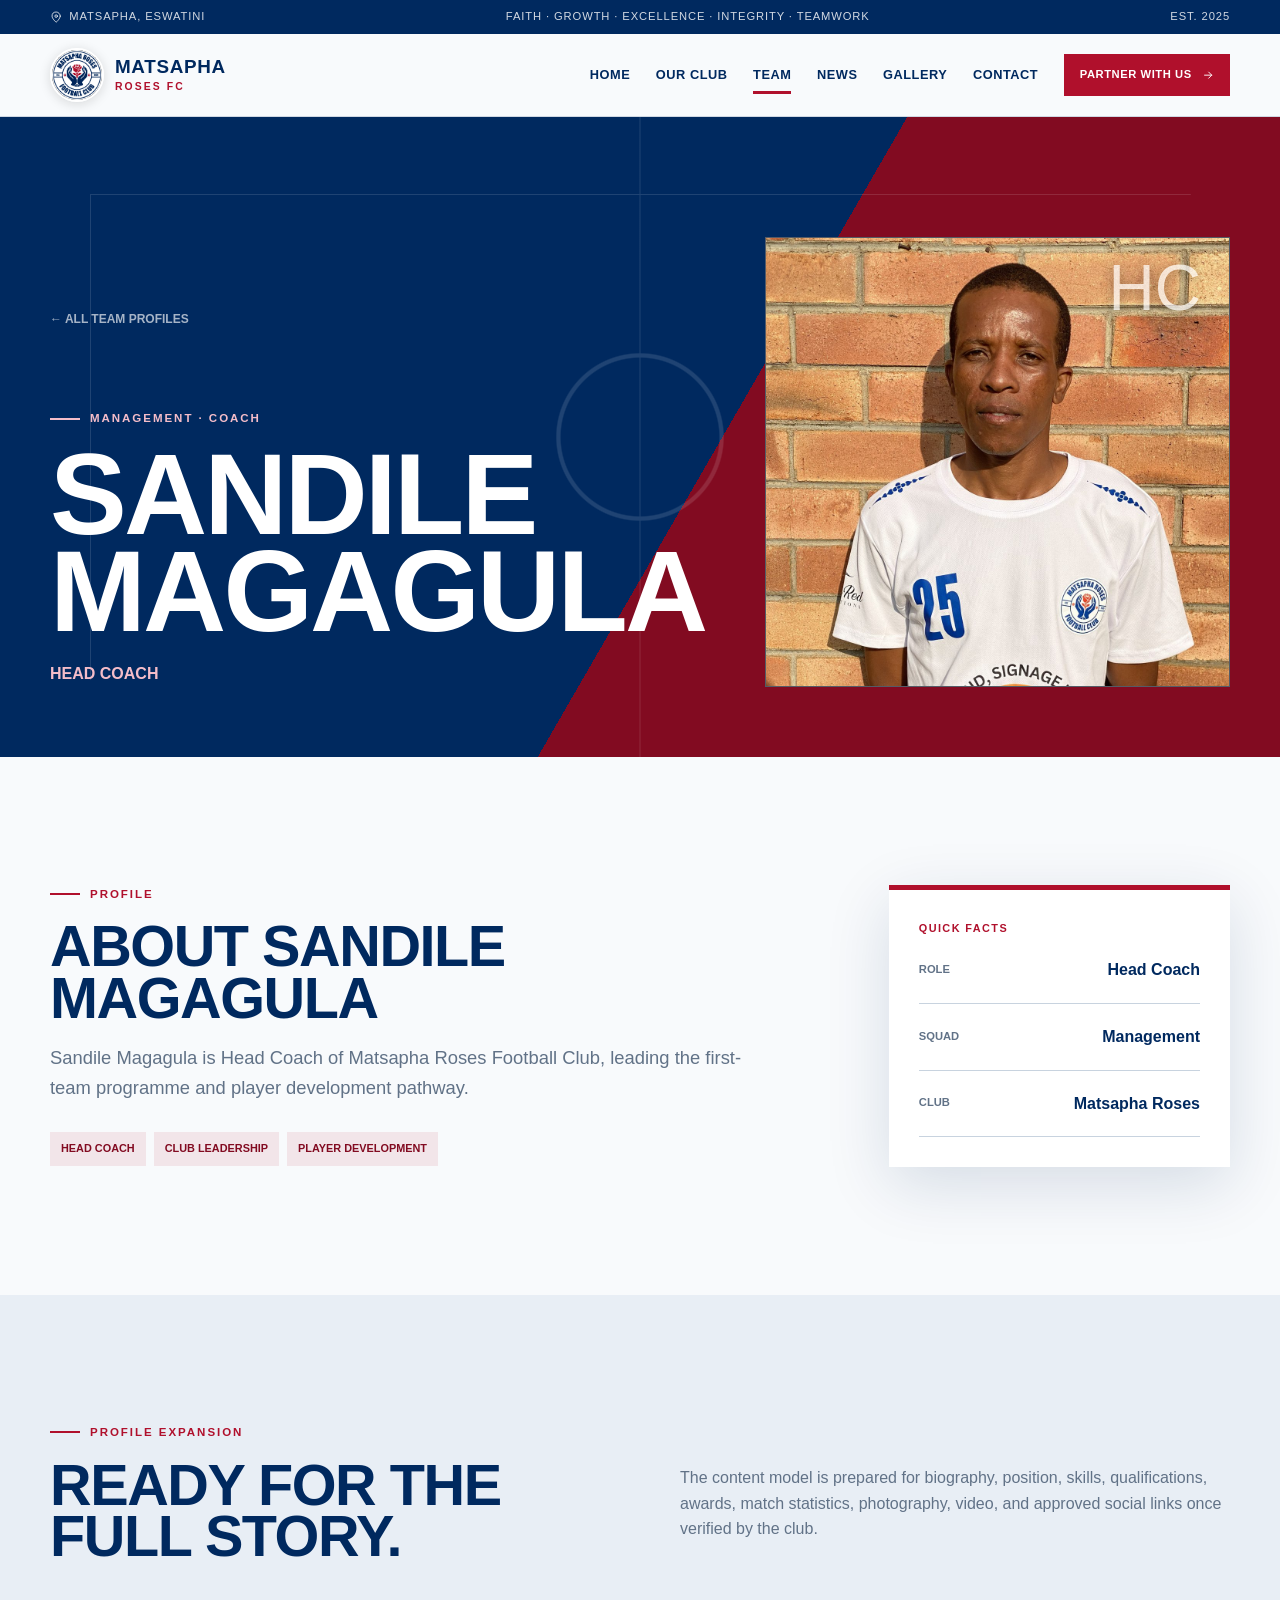
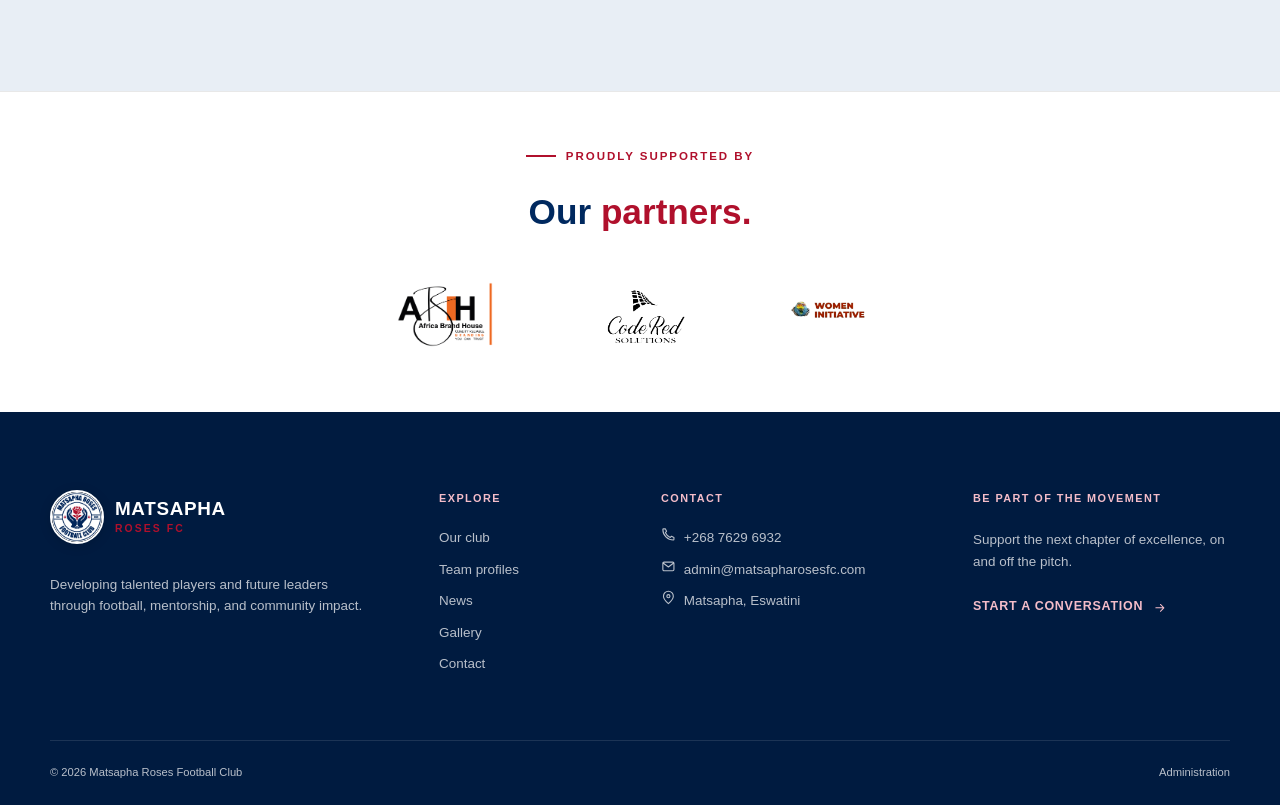
<file: member.html>
<!doctype html>
<html lang="en">
<head>
  <meta charset="utf-8">
  <meta name="viewport" content="width=device-width, initial-scale=1">
  <meta name="description" content="Matsapha Roses Football Club member profile.">
  <title>Team Profile | Matsapha Roses FC</title>
  <link rel="icon" href="public/assets/brand/matsapha-roses-logo.jpeg">
  <link rel="stylesheet" href="public/styles/site.css">
</head>
<body data-page="team" data-base=".">
  <a class="skip-link" href="#main-content">Skip to content</a>
  <div data-site-header></div>
  <main id="main-content" data-profile></main>
  <div data-site-footer></div>
  <script src="public/scripts/data.js"></script>
  <script src="public/scripts/common.js"></script>
  <script src="public/scripts/member.js"></script>
</body>
</html>
</file>
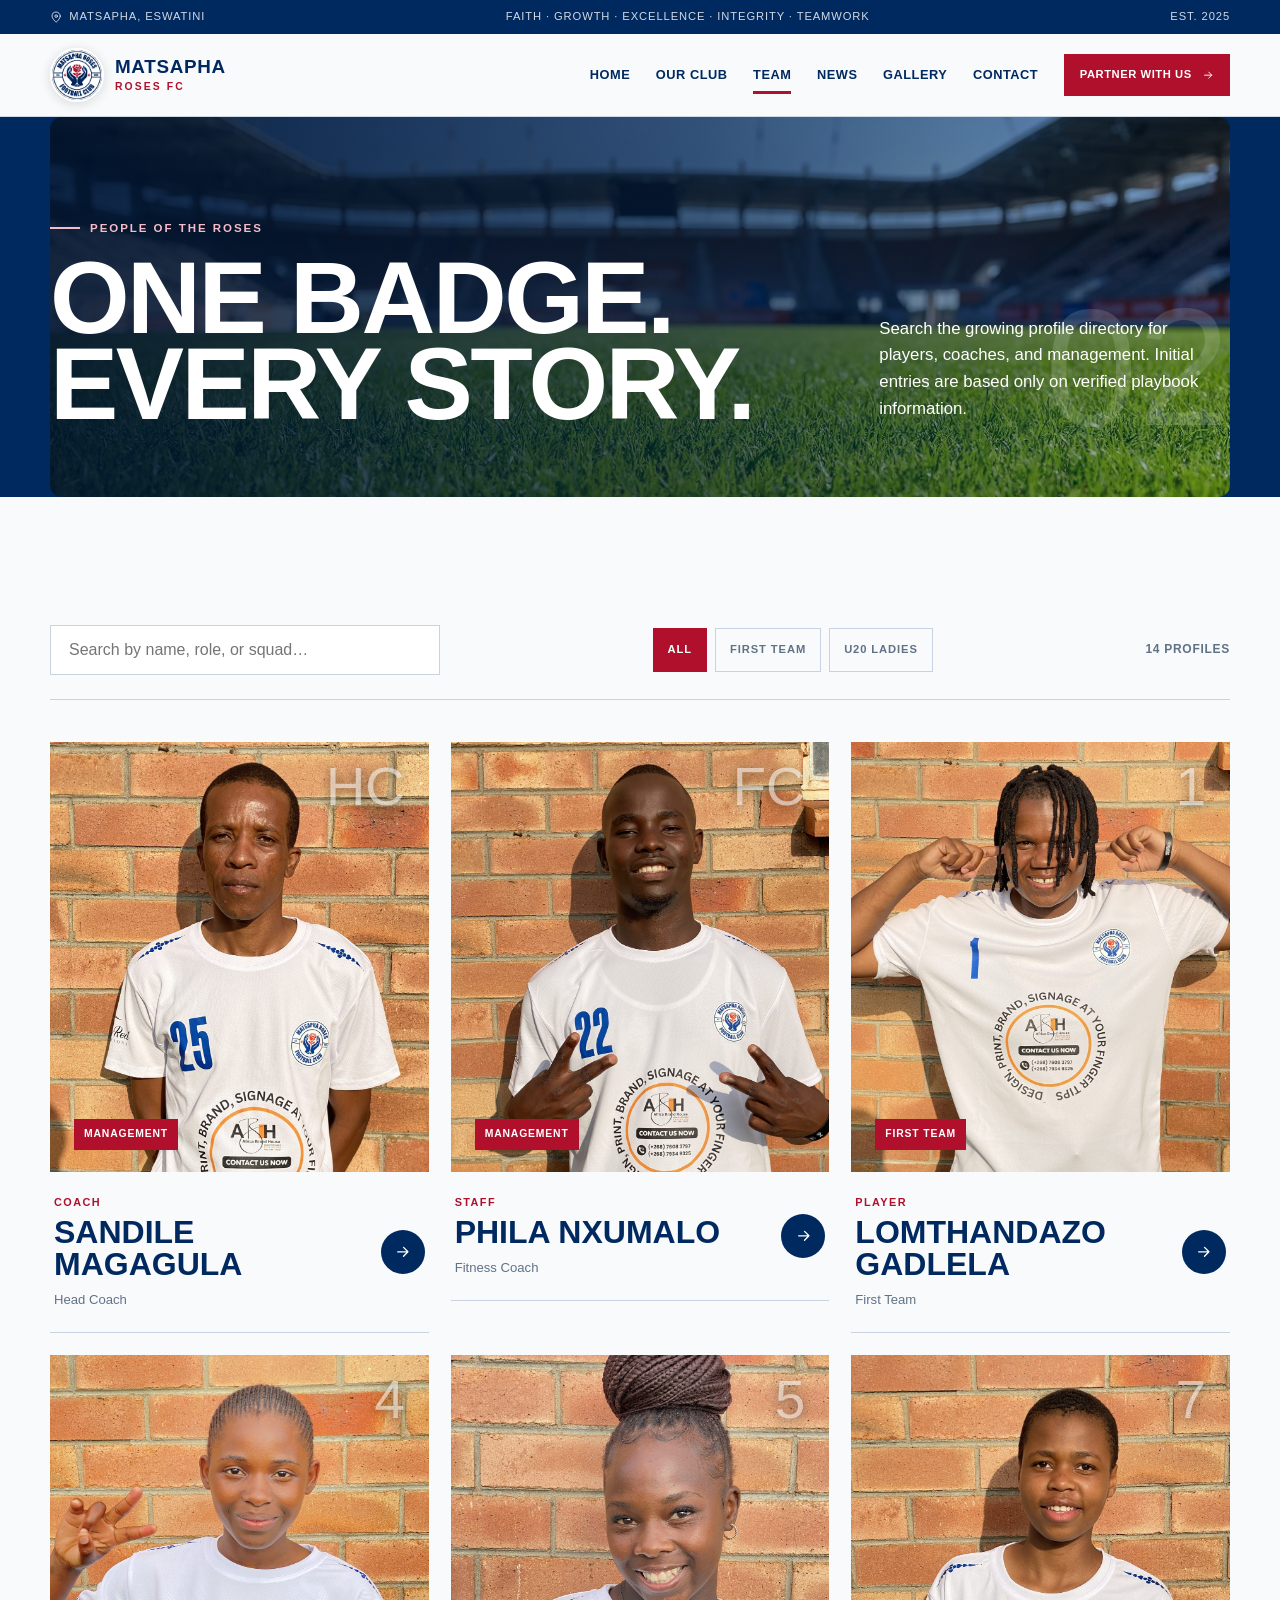
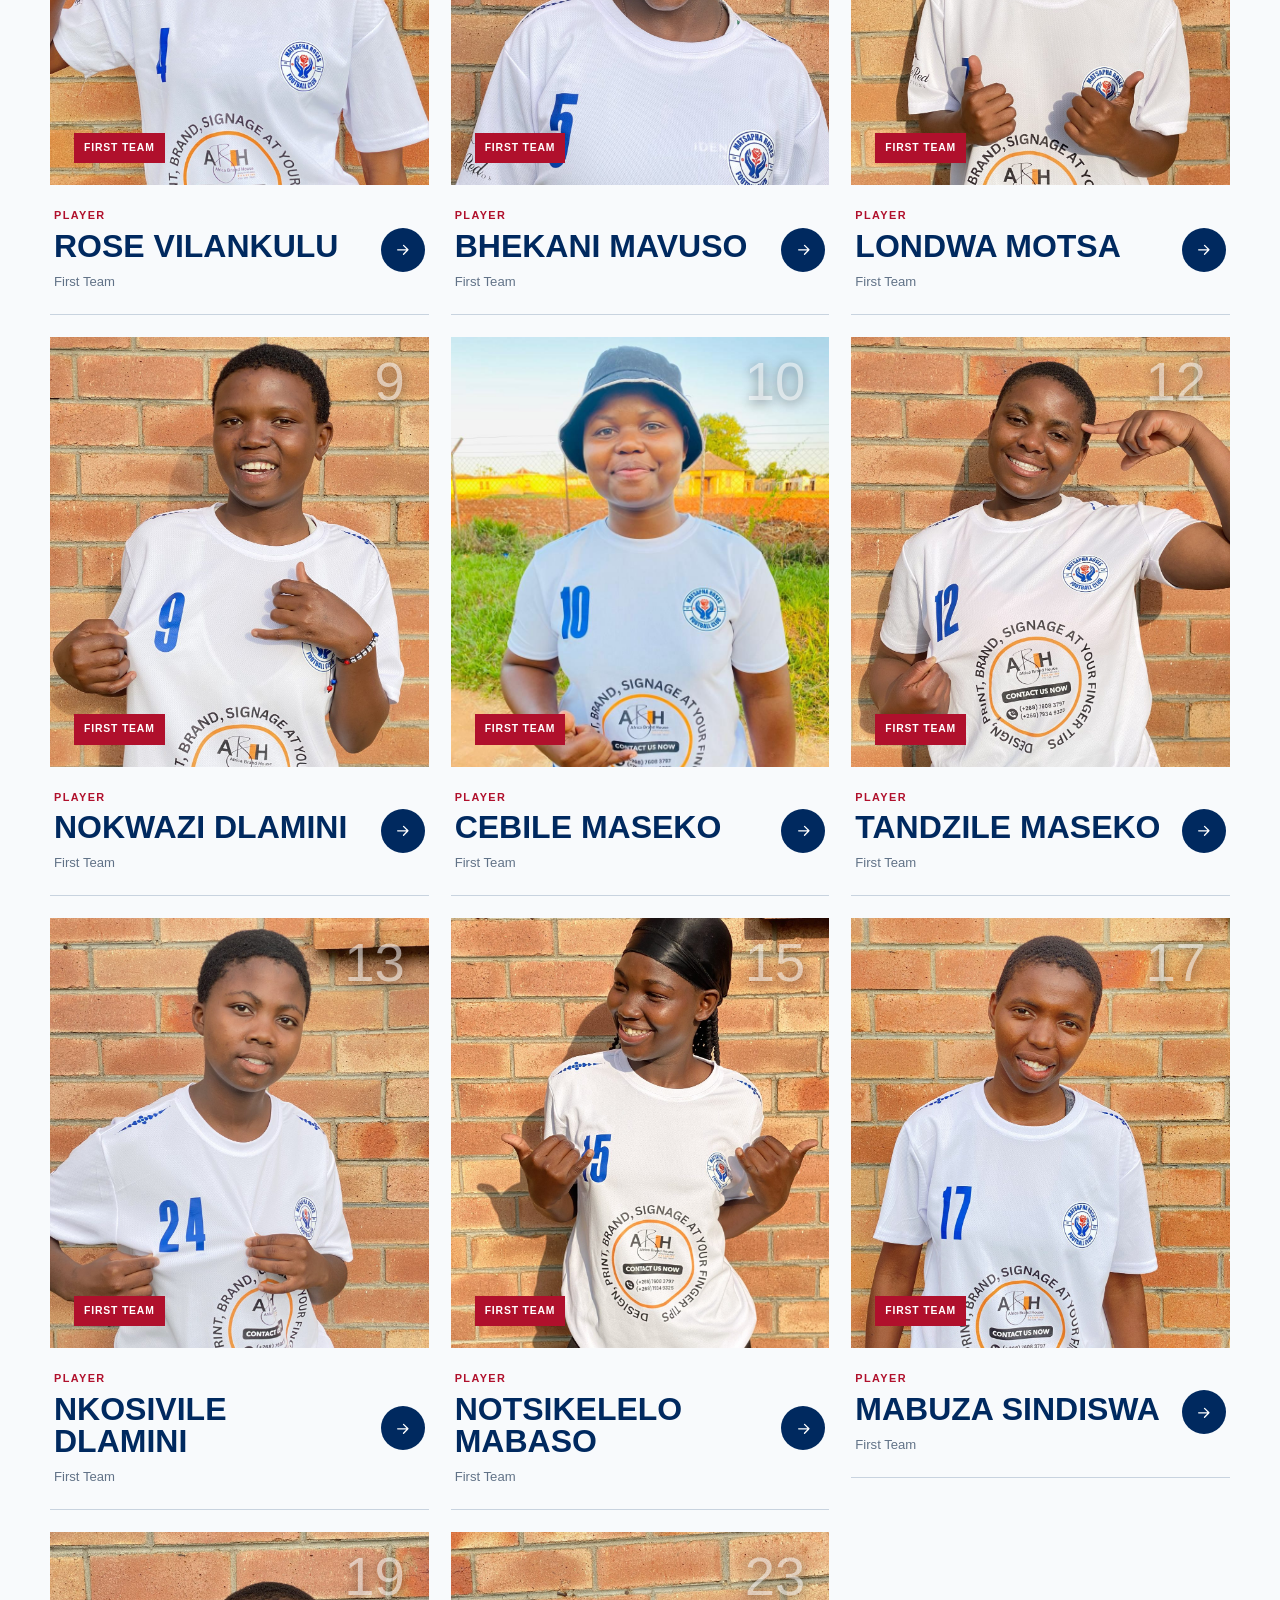
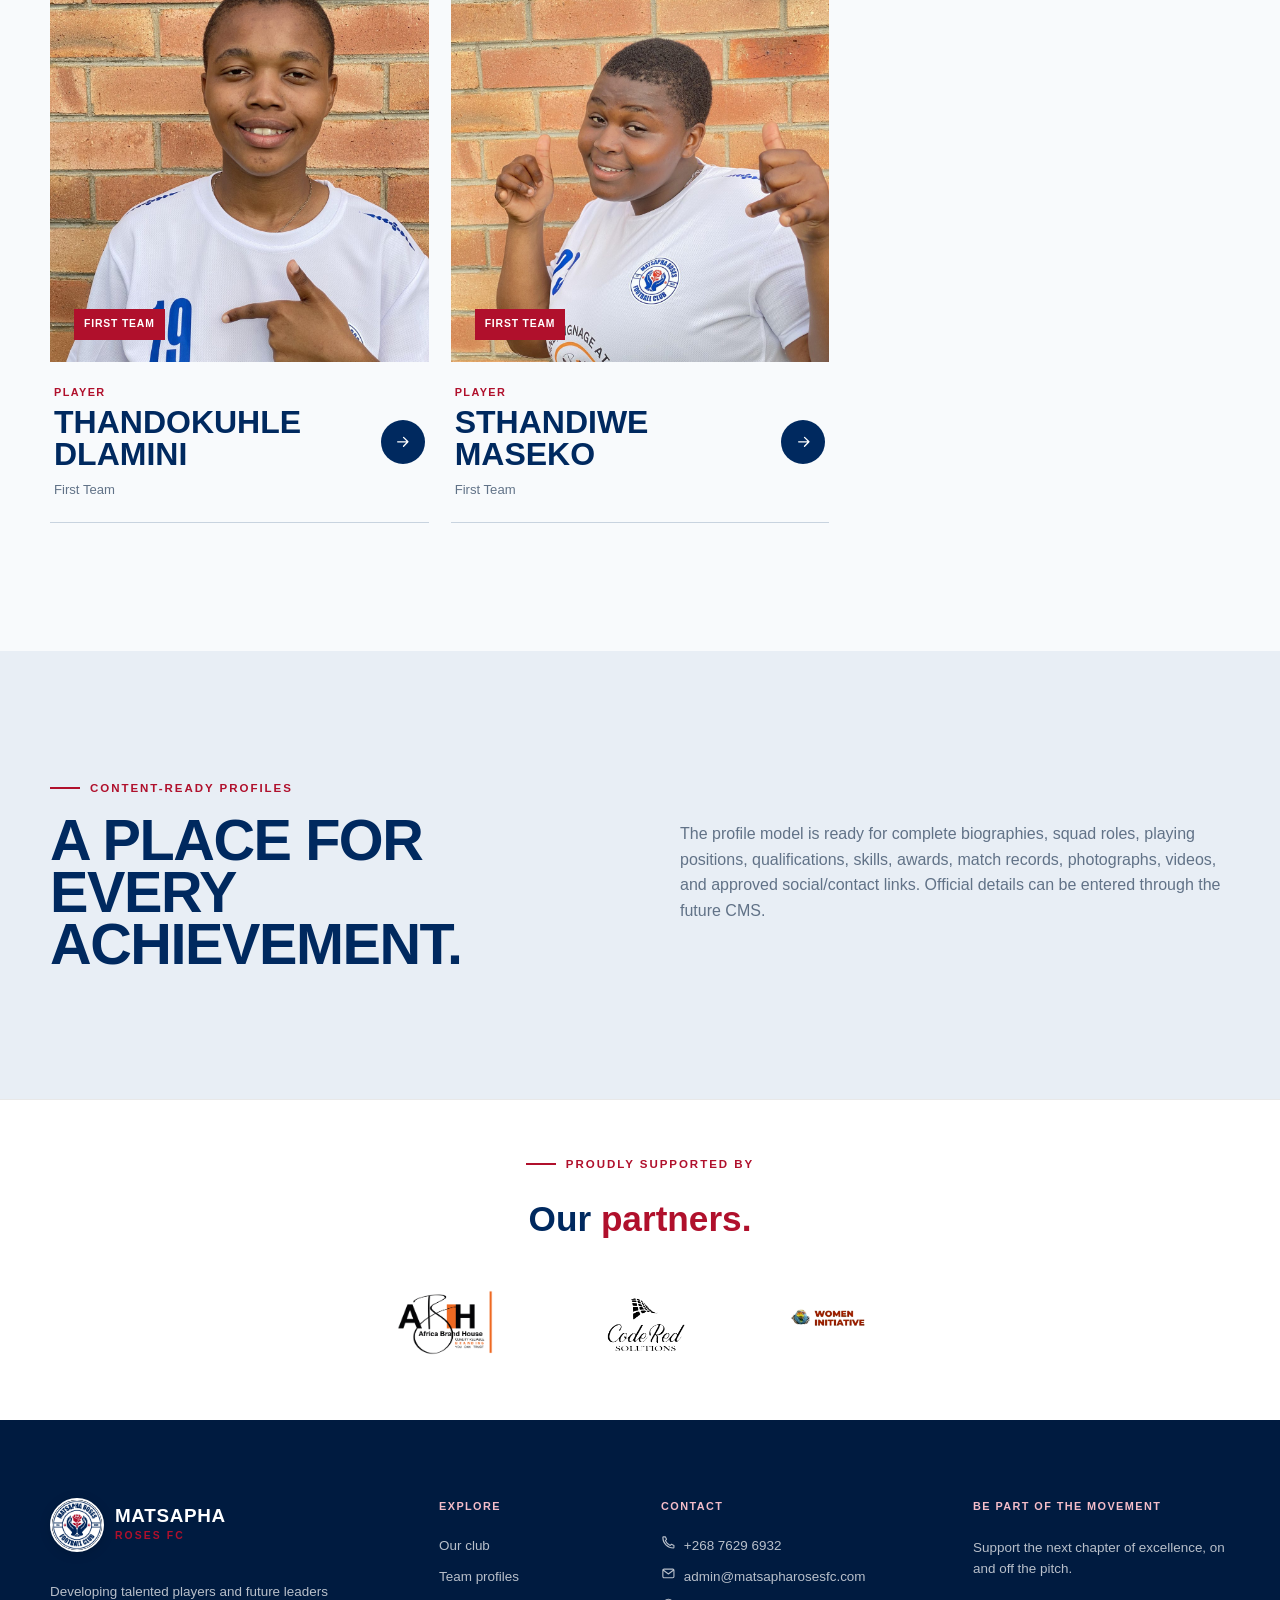
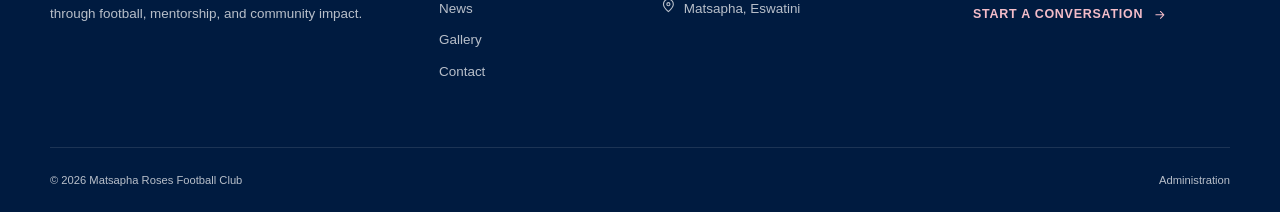
<file: members.html>
<!doctype html> 
<html lang="en"> 
<head> 
  <meta charset="utf-8"> 
  <meta name="viewport" content="width=device-width, initial-scale=1"> 
  <meta name="description" content="Search and explore Matsapha Roses Football Club player and staff profiles."> 
  <title>Team Profiles | Matsapha Roses FC</title> 
  <link rel="icon" href="public/assets/brand/matsapha-roses-logo.jpeg"> 
  <link rel="stylesheet" href="public/styles/site.css"> 
</head> 

<body data-page="team" data-base="."> 

  <a class="skip-link" href="#main-content">Skip to content</a> 

  <!-- Navigation -->
  <div data-site-header></div> 

  <main id="main-content"> 

    <section class="page-hero"> 
      <div class="shell page-hero-shell"> 

        <div>
          <p class="eyebrow eyebrow-light">People of the Roses</p>
          <h1>One badge. Every story.</h1>
        </div> 

        <p class="page-hero-copy">
          Search the growing profile directory for players, coaches, and management. Initial entries are based only on verified playbook information.
        </p> 

        <span class="page-index">02</span> 

      </div> 
    </section> 
 
    <section class="section"> 
      <div class="shell"> 

        <div class="filter-bar"> 

          <div class="search-box">
            <label class="skip-link" for="member-search">
              Search profiles
            </label>

            <input 
              id="member-search" 
              type="search" 
              placeholder="Search by name, role, or squad…" 
              data-member-search
            > 
          </div> 

          <div class="filter-actions" aria-label="Filter team profiles"> 

            <button 
              class="filter-chip is-active" 
              type="button" 
              data-member-filter="All">
              All
            </button> 

            <button 
              class="filter-chip" 
              type="button" 
              data-member-filter="First Team">
              First Team
            </button> 

            <button 
              class="filter-chip" 
              type="button" 
              data-member-filter="U20 Ladies">
              U20 Ladies
            </button> 

            <!--<button 
              class="filter-chip" 
              type="button" 
              data-member-filter="Management">
              Management
            </button>--> 

          </div> 

          <span class="result-count" data-member-count>
            0 profiles
          </span> 

        </div> 

        <div class="member-grid" data-member-grid></div> 

      </div> 
    </section> 
 
    <section class="section section-soft"> 

      <div class="shell profile-placeholder-grid"> 

        <div>
          <p class="eyebrow">Content-ready profiles</p>
          <h2 class="section-title section-title-small">
            A place for every achievement.
          </h2>
        </div> 

        <p>
          The profile model is ready for complete biographies, squad roles, playing positions, qualifications, skills, awards, match records, photographs, videos, and approved social/contact links. Official details can be entered through the future CMS.
        </p> 

      </div> 

    </section> 

  </main> 

  <!-- Footer -->
  <div data-site-footer></div> 

  <!-- Scripts -->
  <script src="public/scripts/data.js"></script> 
  <script src="public/scripts/common.js"></script> 
  <script src="public/scripts/members.js"></script> 

</body> 
</html>
</file>
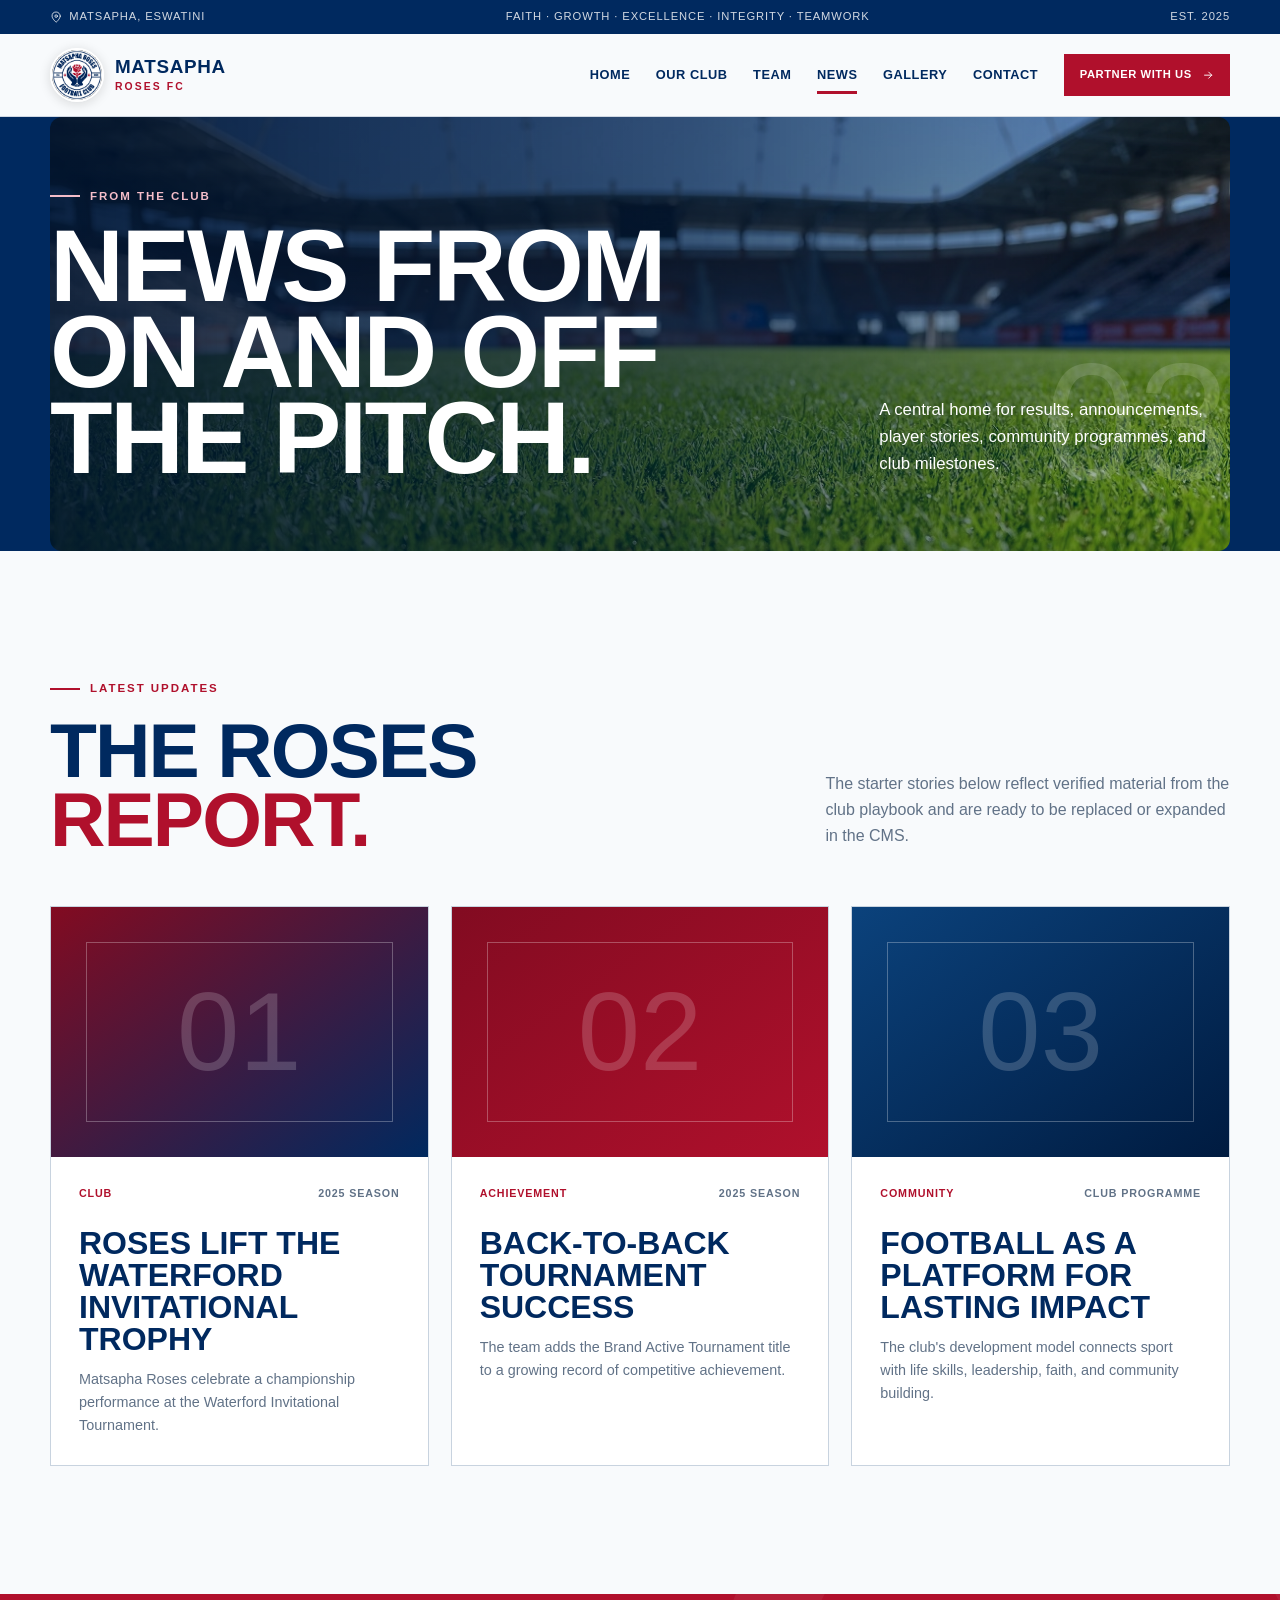
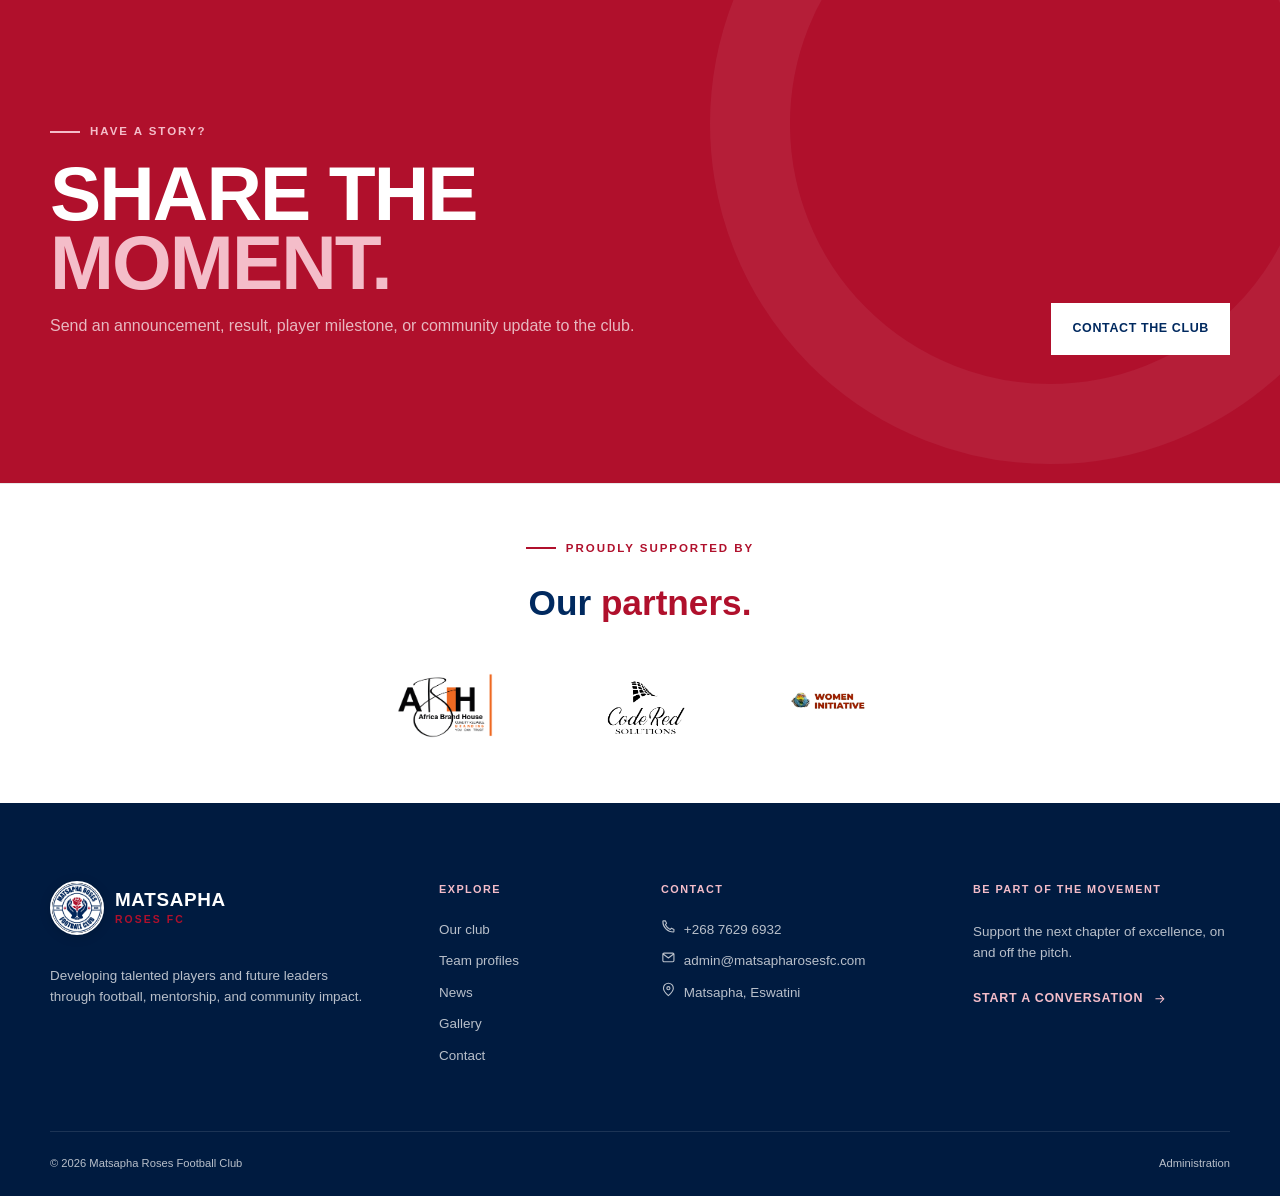
<file: news.html>
<!doctype html>
<html lang="en">
<head>
  <meta charset="utf-8">
  <meta name="viewport" content="width=device-width, initial-scale=1">
  <meta name="description" content="News, announcements, achievements, and community updates from Matsapha Roses Football Club.">
  <title>News | Matsapha Roses FC</title>
  <link rel="icon" href="public/assets/brand/matsapha-roses-logo.jpeg">
  <link rel="stylesheet" href="public/styles/site.css">
</head>
<body data-page="news" data-base=".">
  <a class="skip-link" href="#main-content">Skip to content</a>
  <div data-site-header></div>
  <main id="main-content">
    <section class="page-hero">
      <div class="shell page-hero-shell">
        <div><p class="eyebrow eyebrow-light">From the club</p><h1>News from on and off the pitch.</h1></div>
        <p class="page-hero-copy">A central home for results, announcements, player stories, community programmes, and club milestones.</p>
        <span class="page-index">03</span>
      </div>
    </section>

    <section class="section">
      <div class="shell">
        <div class="section-heading">
          <div><p class="eyebrow">Latest updates</p><h2 class="section-title">The Roses <span>report.</span></h2></div>
          <p>The starter stories below reflect verified material from the club playbook and are ready to be replaced or expanded in the CMS.</p>
        </div>
        <div class="news-grid">
          <article class="news-card">
            <div class="news-visual"><span>01</span></div>
            <div class="news-copy"><div class="news-meta"><strong>Club</strong><span>2025 season</span></div><h2>Roses lift the Waterford Invitational trophy</h2><p>Matsapha Roses celebrate a championship performance at the Waterford Invitational Tournament.</p></div>
          </article>
          <article class="news-card">
            <div class="news-visual"><span>02</span></div>
            <div class="news-copy"><div class="news-meta"><strong>Achievement</strong><span>2025 season</span></div><h2>Back-to-back tournament success</h2><p>The team adds the Brand Active Tournament title to a growing record of competitive achievement.</p></div>
          </article>
          <article class="news-card">
            <div class="news-visual"><span>03</span></div>
            <div class="news-copy"><div class="news-meta"><strong>Community</strong><span>Club programme</span></div><h2>Football as a platform for lasting impact</h2><p>The club's development model connects sport with life skills, leadership, faith, and community building.</p></div>
          </article>
        </div>
      </div>
    </section>

    <section class="section cta-band">
      <div class="shell cta-grid">
        <div><p class="eyebrow eyebrow-light">Have a story?</p><h2 class="section-title">Share the <span>moment.</span></h2><p>Send an announcement, result, player milestone, or community update to the club.</p></div>
        <a class="button button-gold" href="contact.html">Contact the club</a>
      </div>
    </section>
  </main>
  <div data-site-footer></div>
  <script src="public/scripts/data.js"></script>
  <script src="public/scripts/common.js"></script>
</body>
</html>
</file>
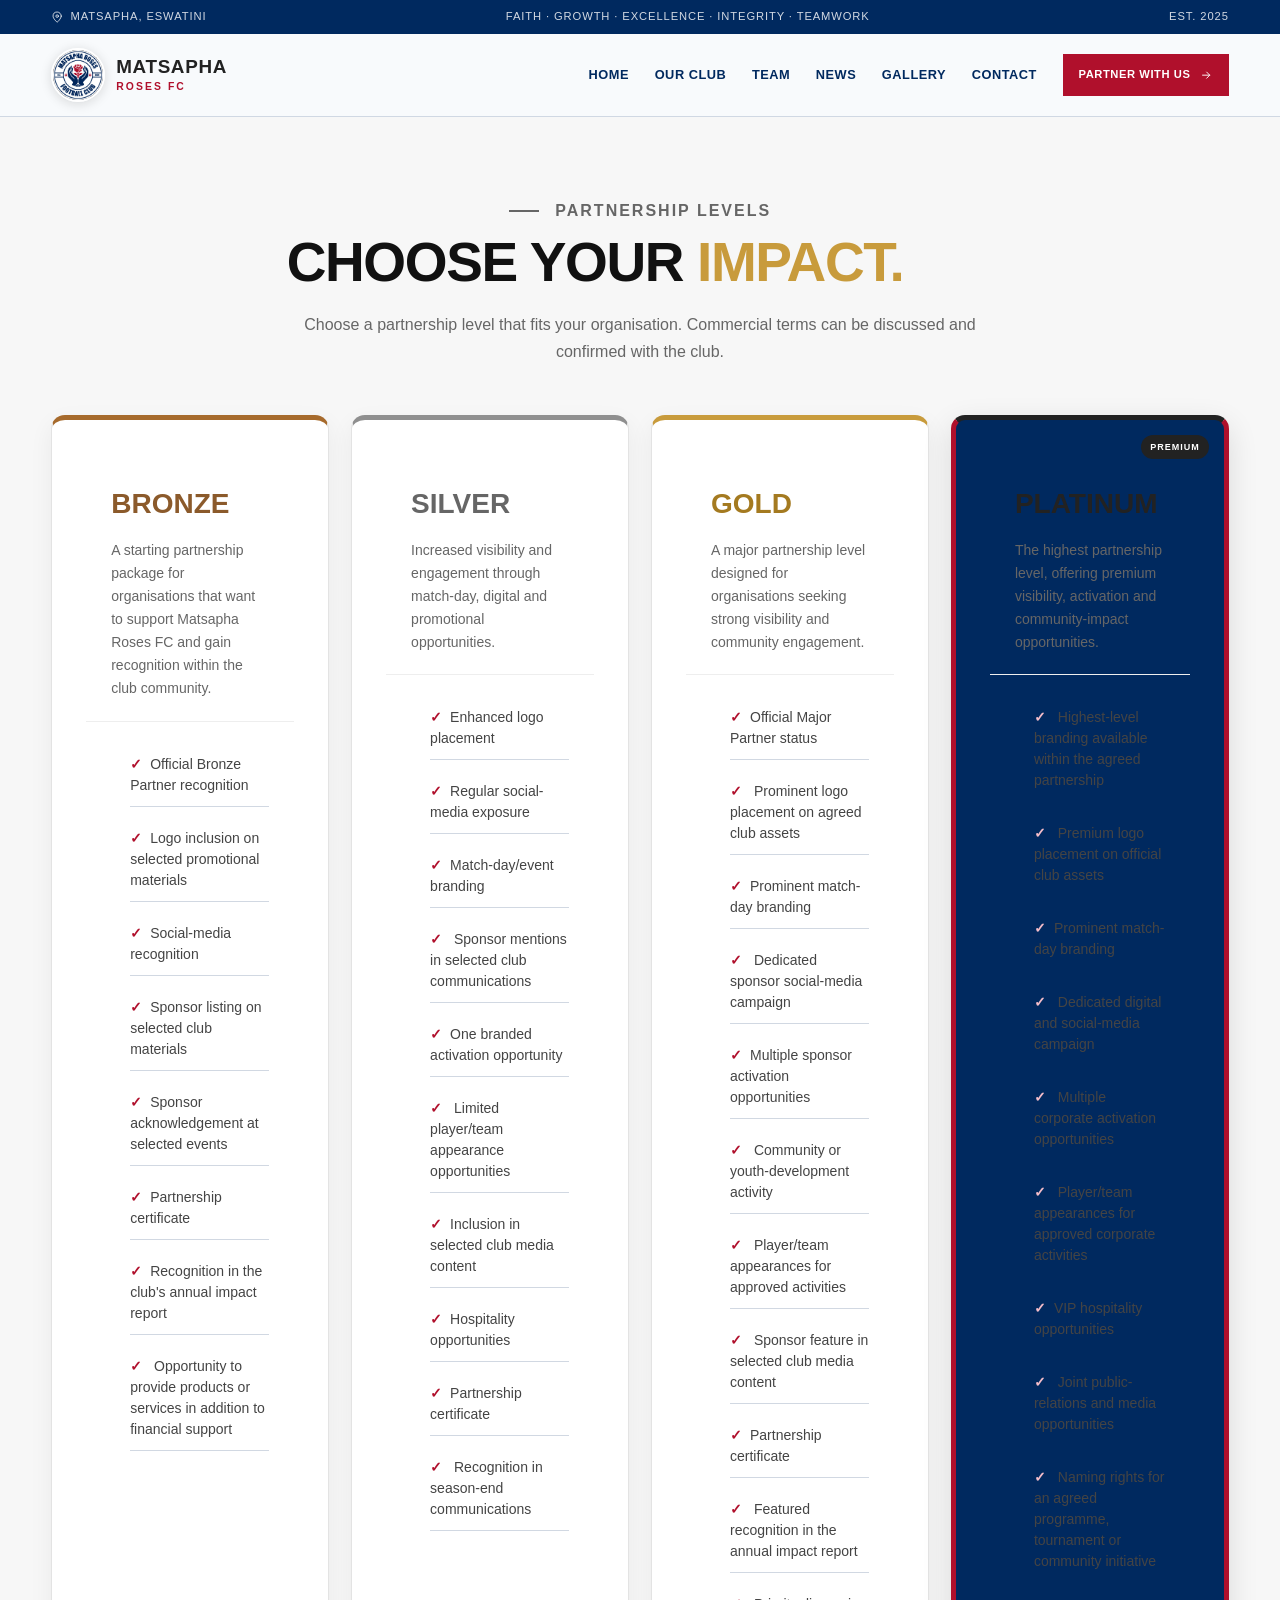
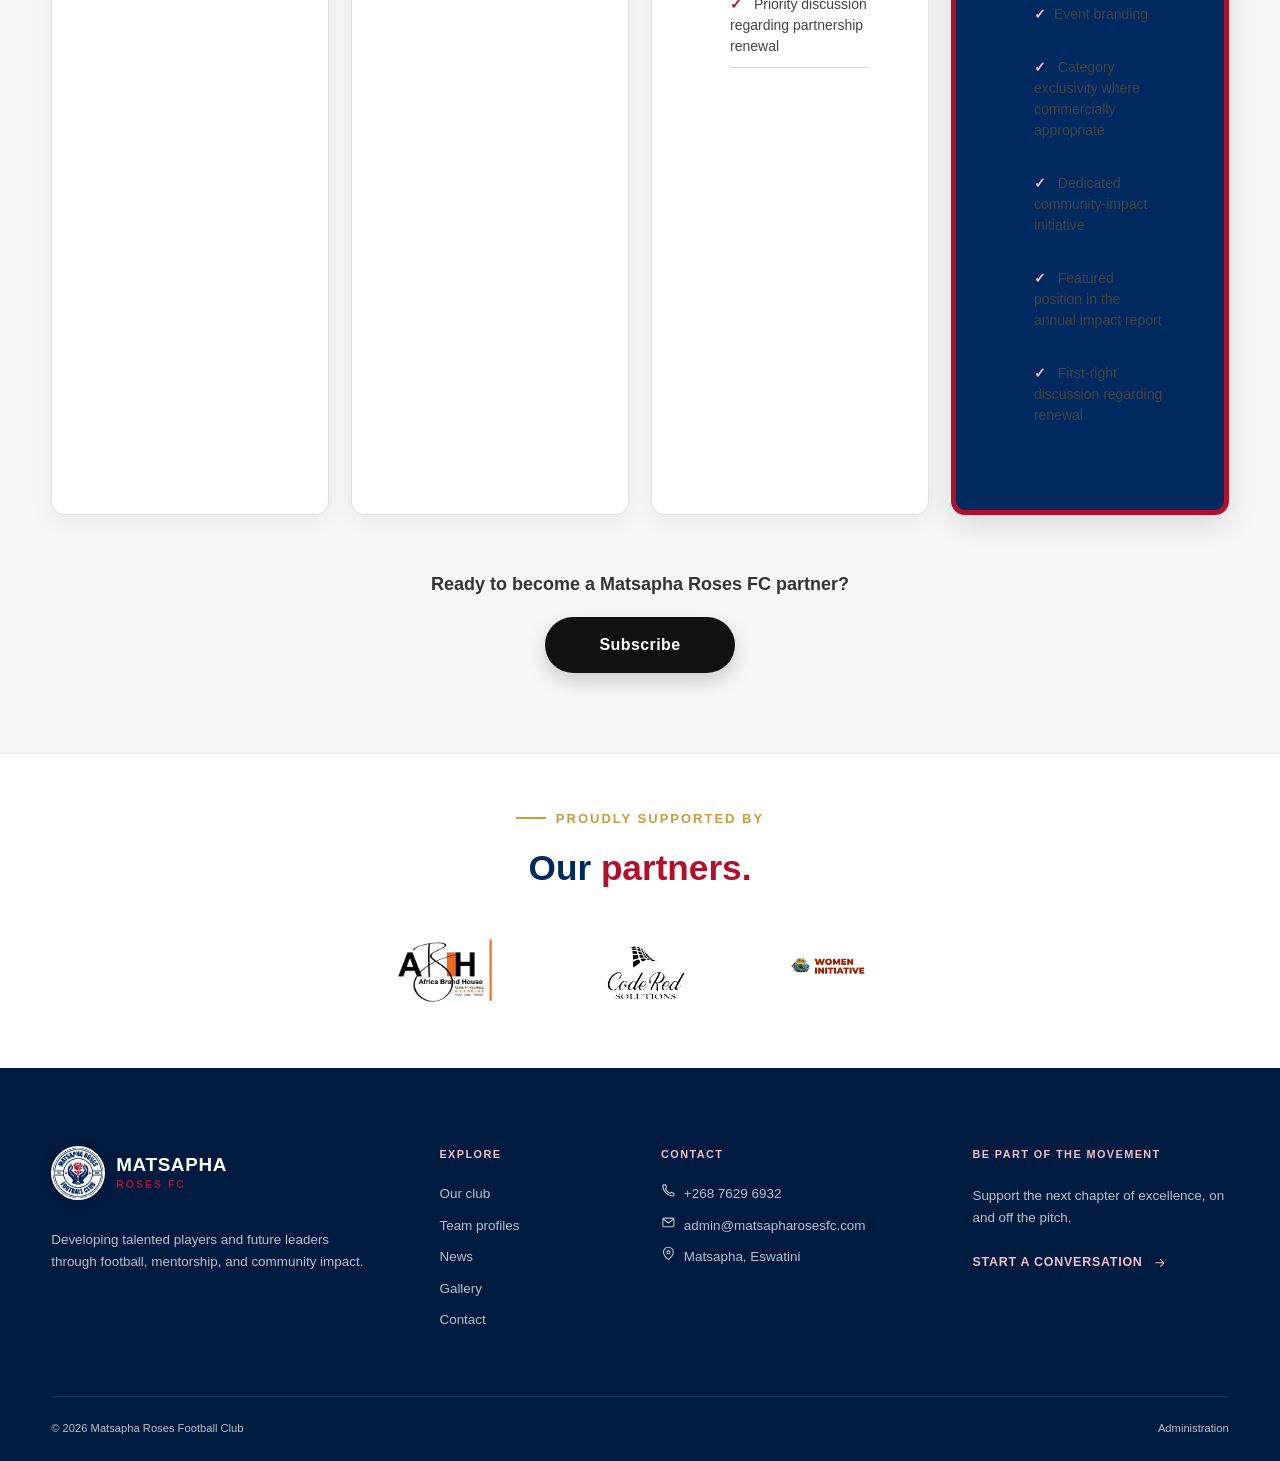
<file: partner.html>
<!doctype html>
<html lang="en">

<head>

  <meta charset="utf-8">
  <meta name="viewport" content="width=device-width, initial-scale=1">

  <meta
    name="description"
    content="Contact or partner with Matsapha Roses Football Club in Matsapha, Eswatini."
  >

  <title>Contact & Partnership | Matsapha Roses FC</title>

  <link
    rel="icon"
    href="public/assets/brand/matsapha-roses-logo.jpeg"
  >

  <link
    rel="stylesheet"
    href="public/styles/site.css"
  >

  <style>

    /* =====================================================
       GENERAL
    ====================================================== */

    * {
      box-sizing: border-box;
    }

    body {
      margin: 0;
      font-family: Arial, Helvetica, sans-serif;
      background: #ffffff;
      color: #222222;
      line-height: 1.6;
    }

    a {
      text-decoration: none;
    }

    .shell {
      width: min(1400px, 92%);
      margin: 0 auto;
    }


    /* =====================================================
       SKIP LINK
    ====================================================== */

    .skip-link {
      position: absolute;
      left: -9999px;
    }

    .skip-link:focus {
      left: 20px;
      top: 20px;
      z-index: 9999;
      padding: 10px 15px;
      background: #000;
      color: #fff;
    }


    /* =====================================================
       CONTACT SECTION
    ====================================================== */

    .contact-layout {
      background: #0b3d91;
      color: #ffffff;
    }

    .contact-layout {
      background:
        linear-gradient(
          135deg,
          #111111,
          #252525
        );

      color: #ffffff;
    }

    .contact-panel > p {
      color: #ffffff;
    }


    .eyebrow {
      margin: 0 0 10px;

      font-size: 13px;
      font-weight: 700;

      letter-spacing: 2px;
      text-transform: uppercase;

      color: #c89b3c;
    }

    .eyebrow-light {
      color: #d6ad55;
    }

    .contact-panel h1 {
      color: #ffffff;
    }

    .contact-panel > p {
      max-width: 700px;

      font-size: 18px;
      line-height: 1.8;

      color: #dddddd;
    }


    /* =====================================================
       CONTACT DETAILS
    ====================================================== */

    .contact-list {
      margin-top: 30px;

      display: flex;
      flex-wrap: wrap;
      gap: 18px 30px;
    }

    .contact-list a,
    .contact-list span {
      color: #ffffff;
    }

    .contact-list svg {
      stroke: #ffffff;
    }


    /* =====================================================
       PARTNERSHIP SECTION
    ====================================================== */

    .section {
      padding: 80px 0;
    }

    .section-soft {
      background: #f7f7f7;
    }


    /* =====================================================
       CENTERED HEADING
    ====================================================== */

    .partnership-heading {
      text-align: center;

      max-width: 850px;

      margin: 0 auto 50px;
    }

    .partnership-heading .eyebrow {
      margin-bottom: 8px;
    }

    .section-title {
      margin: 0 0 18px;

      font-size: clamp(35px, 5vw, 55px);
      line-height: 1.1;

      color: #111111;
    }

    .section-title span {
      color: #c89b3c;
    }

    .partnership-heading > p {
      max-width: 700px;

      margin: 0 auto;

      color: #666666;

      font-size: 16px;
      line-height: 1.7;
    }


    /* =====================================================
       FOUR PARTNERSHIP CARDS
    ====================================================== */

    .sponsor-grid {
      display: grid;

      grid-template-columns:
        repeat(4, minmax(0, 1fr));

      gap: 22px;

      align-items: stretch;
    }


    /* =====================================================
       SPONSOR CARD
    ====================================================== */

    .sponsor-card {
      position: relative;

      background: #ffffff;

      border: 1px solid #e3e3e3;
      border-radius: 14px;

      overflow: hidden;

      display: flex;
      flex-direction: column;

      min-height: 100%;

      box-shadow:
        0 8px 25px rgba(0, 0, 0, 0.06);

      transition:
        transform 0.3s ease,
        box-shadow 0.3s ease;
    }

    .sponsor-card:hover {
      transform: translateY(-7px);

      box-shadow:
        0 16px 35px rgba(0, 0, 0, 0.12);
    }


    /* =====================================================
       CARD HEADER
    ====================================================== */

    .sponsor-header {
      padding: 28px 25px 20px;

      border-bottom: 1px solid #eeeeee;
    }

    .sponsor-header h3 {
      margin: 0 0 12px;

      font-size: 28px;

      color: #111111;
    }

    .sponsor-intro {
      margin: 0;

      color: #666666;

      font-size: 14px;
      line-height: 1.65;
    }


    /* =====================================================
       CARD CONTENT
    ====================================================== */

    .sponsor-content {
      flex: 1;

      padding: 22px 25px 28px;
    }

    .sponsor-content ul {
      margin: 0;

      padding-left: 19px;
    }

    .sponsor-content li {
      margin-bottom: 11px;

      color: #444444;

      font-size: 14px;
      line-height: 1.5;
    }


    /* =====================================================
       BRONZE
    ====================================================== */

    .bronze-card {
      border-top: 5px solid #a66a2c;
    }

    .bronze-card .sponsor-header h3 {
      color: #8b5a2b;
    }


    /* =====================================================
       SILVER
    ====================================================== */

    .sponsor-card:nth-child(2) {
      border-top: 5px solid #8f8f8f;
    }

    .sponsor-card:nth-child(2) .sponsor-header h3 {
      color: #666666;
    }


    /* =====================================================
       GOLD
    ====================================================== */

    .sponsor-card:nth-child(3) {
      border-top: 5px solid #c89b3c;
    }

    .sponsor-card:nth-child(3) .sponsor-header h3 {
      color: #a47a20;
    }


    /* =====================================================
       PLATINUM
    ====================================================== */

    .sponsor-card.featured {
      border-top: 5px solid #222222;

      box-shadow:
        0 10px 30px rgba(0, 0, 0, 0.12);
    }

    .sponsor-card.featured .sponsor-header h3 {
      color: #222222;
    }

    .sponsor-card.featured::before {
      content: "PREMIUM";

      position: absolute;

      top: 15px;
      right: 15px;

      padding: 5px 9px;

      border-radius: 20px;

      background: #222222;
      color: #ffffff;

      font-size: 9px;
      font-weight: 700;

      letter-spacing: 1px;
    }


    /* =====================================================
       SUBSCRIBE AREA
    ====================================================== */

    .sponsor-subscribe {
      margin-top: 55px;

      text-align: center;

      display: flex;
      flex-direction: column;

      align-items: center;
      justify-content: center;

      gap: 18px;
    }

    .sponsor-subscribe p {
      margin: 0;

      color: #333333;

      font-size: 18px;
      font-weight: 600;
    }


    /* =====================================================
       SUBSCRIBE BUTTON
    ====================================================== */

    .subscribe-btn {
      min-width: 190px;

      padding: 15px 38px;

      border: none;
      border-radius: 50px;

      background: #111111;
      color: #ffffff;

      font-size: 16px;
      font-weight: 700;

      letter-spacing: 0.4px;

      cursor: pointer;

      box-shadow:
        0 8px 20px rgba(0, 0, 0, 0.18);

      transition:
        transform 0.25s ease,
        background 0.25s ease,
        box-shadow 0.25s ease;

      display: inline-flex;
      align-items: center;
      justify-content: center;

      text-decoration: none;
    }

    .subscribe-btn:hover {
      background: #c89b3c;

      transform: translateY(-3px);

      box-shadow:
        0 12px 28px rgba(0, 0, 0, 0.22);
    }

    .subscribe-btn:active {
      transform: translateY(0);

      box-shadow:
        0 5px 12px rgba(0, 0, 0, 0.15);
    }

    .subscribe-btn:focus-visible {
      outline: 3px solid #c89b3c;
      outline-offset: 4px;
    }


    /* =====================================================
       TABLET
    ====================================================== */

    @media (max-width: 1100px) {

      .sponsor-grid {
        grid-template-columns: repeat(2, 1fr);
      }

    }


    /* =====================================================
       MOBILE
    ====================================================== */

    @media (max-width: 650px) {

      .contact-layout {
        padding: 60px 6%;
      }

      .contact-list {
        flex-direction: column;
      }

      .section {
        padding: 60px 0;
      }

      .sponsor-grid {
        grid-template-columns: 1fr;

        gap: 20px;
      }

      .partnership-heading {
        margin-bottom: 35px;
      }

      .sponsor-header {
        padding: 25px 22px 18px;
      }

      .sponsor-content {
        padding: 20px 22px 25px;
      }

      .sponsor-subscribe {
        margin-top: 40px;
      }

      .subscribe-btn {
        width: 100%;
        max-width: 260px;
      }

    }

  </style>

</head>


<body data-page="partner" data-base=".">


  <!-- =====================================================
       SKIP LINK
  ====================================================== -->

  <a
    class="skip-link"
    href="#main-content"
  >
    Skip to content
  </a>


  <!-- =====================================================
       HEADER
  ====================================================== -->

  <div data-site-header></div>


  <main id="main-content">


    <!-- =====================================================
         CONTACT INTRO
    ====================================================== -->


    <!-- =====================================================
         PARTNERSHIP SECTION
    ====================================================== -->

    <section class="section section-soft">

      <div class="shell">


        <!-- CENTERED HEADING -->

        <div class="partnership-heading">

          <p class="eyebrow">
            Partnership levels
          </p>


          <h2 class="section-title">
            Choose your <span>impact.</span>
          </h2>


          <p>
            Choose a partnership level that fits your organisation.
            Commercial terms can be discussed and confirmed with the club.
          </p>

        </div>


        <!-- =================================================
             FOUR CARDS
        ================================================== -->

        <div class="sponsor-grid">


          <!-- BRONZE -->

          <article class="sponsor-card bronze-card">

            <div class="sponsor-header">

              <h3>
                Bronze
              </h3>

              <p class="sponsor-intro">
                A starting partnership package for organisations
                that want to support Matsapha Roses FC and gain
                recognition within the club community.
              </p>

            </div>


            <div class="sponsor-content">

              <ul>

                <li>Official Bronze Partner recognition</li>

                <li>Logo inclusion on selected promotional materials</li>

                <li>Social-media recognition</li>

                <li>Sponsor listing on selected club materials</li>

                <li>Sponsor acknowledgement at selected events</li>

                <li>Partnership certificate</li>

                <li>Recognition in the club's annual impact report</li>

                <li>
                  Opportunity to provide products or services
                  in addition to financial support
                </li>

              </ul>

            </div>

          </article>


          <!-- SILVER -->

          <article class="sponsor-card">

            <div class="sponsor-header">

              <h3>
                Silver
              </h3>

              <p class="sponsor-intro">
                Increased visibility and engagement through
                match-day, digital and promotional opportunities.
              </p>

            </div>


            <div class="sponsor-content">

              <ul>

                <li>Enhanced logo placement</li>

                <li>Regular social-media exposure</li>

                <li>Match-day/event branding</li>

                <li>
                  Sponsor mentions in selected club communications
                </li>

                <li>One branded activation opportunity</li>

                <li>
                  Limited player/team appearance opportunities
                </li>

                <li>Inclusion in selected club media content</li>

                <li>Hospitality opportunities</li>

                <li>Partnership certificate</li>

                <li>
                  Recognition in season-end communications
                </li>

              </ul>

            </div>

          </article>


          <!-- GOLD -->

          <article class="sponsor-card">

            <div class="sponsor-header">

              <h3>
                Gold
              </h3>

              <p class="sponsor-intro">
                A major partnership level designed for organisations
                seeking strong visibility and community engagement.
              </p>

            </div>


            <div class="sponsor-content">

              <ul>

                <li>Official Major Partner status</li>

                <li>
                  Prominent logo placement on agreed club assets
                </li>

                <li>Prominent match-day branding</li>

                <li>
                  Dedicated sponsor social-media campaign
                </li>

                <li>Multiple sponsor activation opportunities</li>

                <li>
                  Community or youth-development activity
                </li>

                <li>
                  Player/team appearances for approved activities
                </li>

                <li>
                  Sponsor feature in selected club media content
                </li>

                <li>Partnership certificate</li>

                <li>
                  Featured recognition in the annual impact report
                </li>

                <li>
                  Priority discussion regarding partnership renewal
                </li>

              </ul>

            </div>

          </article>


          <!-- PLATINUM -->

          <article class="sponsor-card featured">

            <div class="sponsor-header">

              <h3>
                Platinum
              </h3>

              <p class="sponsor-intro">
                The highest partnership level, offering premium
                visibility, activation and community-impact opportunities.
              </p>

            </div>


            <div class="sponsor-content">

              <ul>

                <li>
                  Highest-level branding available within the agreed partnership
                </li>

                <li>
                  Premium logo placement on official club assets
                </li>

                <li>Prominent match-day branding</li>

                <li>
                  Dedicated digital and social-media campaign
                </li>

                <li>
                  Multiple corporate activation opportunities
                </li>

                <li>
                  Player/team appearances for approved corporate activities
                </li>

                <li>VIP hospitality opportunities</li>

                <li>
                  Joint public-relations and media opportunities
                </li>

                <li>
                  Naming rights for an agreed programme,
                  tournament or community initiative
                </li>

                <li>Event branding</li>

                <li>
                  Category exclusivity where commercially appropriate
                </li>

                <li>
                  Dedicated community-impact initiative
                </li>

                <li>
                  Featured position in the annual impact report
                </li>

                <li>
                  First-right discussion regarding renewal
                </li>

              </ul>

            </div>

          </article>


        </div>


        <!-- =================================================
             SUBSCRIBE
        ================================================== -->

        <div class="sponsor-subscribe">

          <p>
            Ready to become a Matsapha Roses FC partner?
          </p>


          <a
            href="Sub.html"
            class="subscribe-btn"
          >
            Subscribe
          </a>

        </div>


      </div>

    </section>


  </main>


  <!-- =====================================================
       FOOTER
  ====================================================== -->

  <div data-site-footer></div>


  <!-- =====================================================
       JAVASCRIPT
  ====================================================== -->

  <script src="public/scripts/data.js"></script>

  <script src="public/scripts/common.js"></script>

  <script src="public/scripts/contact.js"></script>


</body>

</html>
</file>
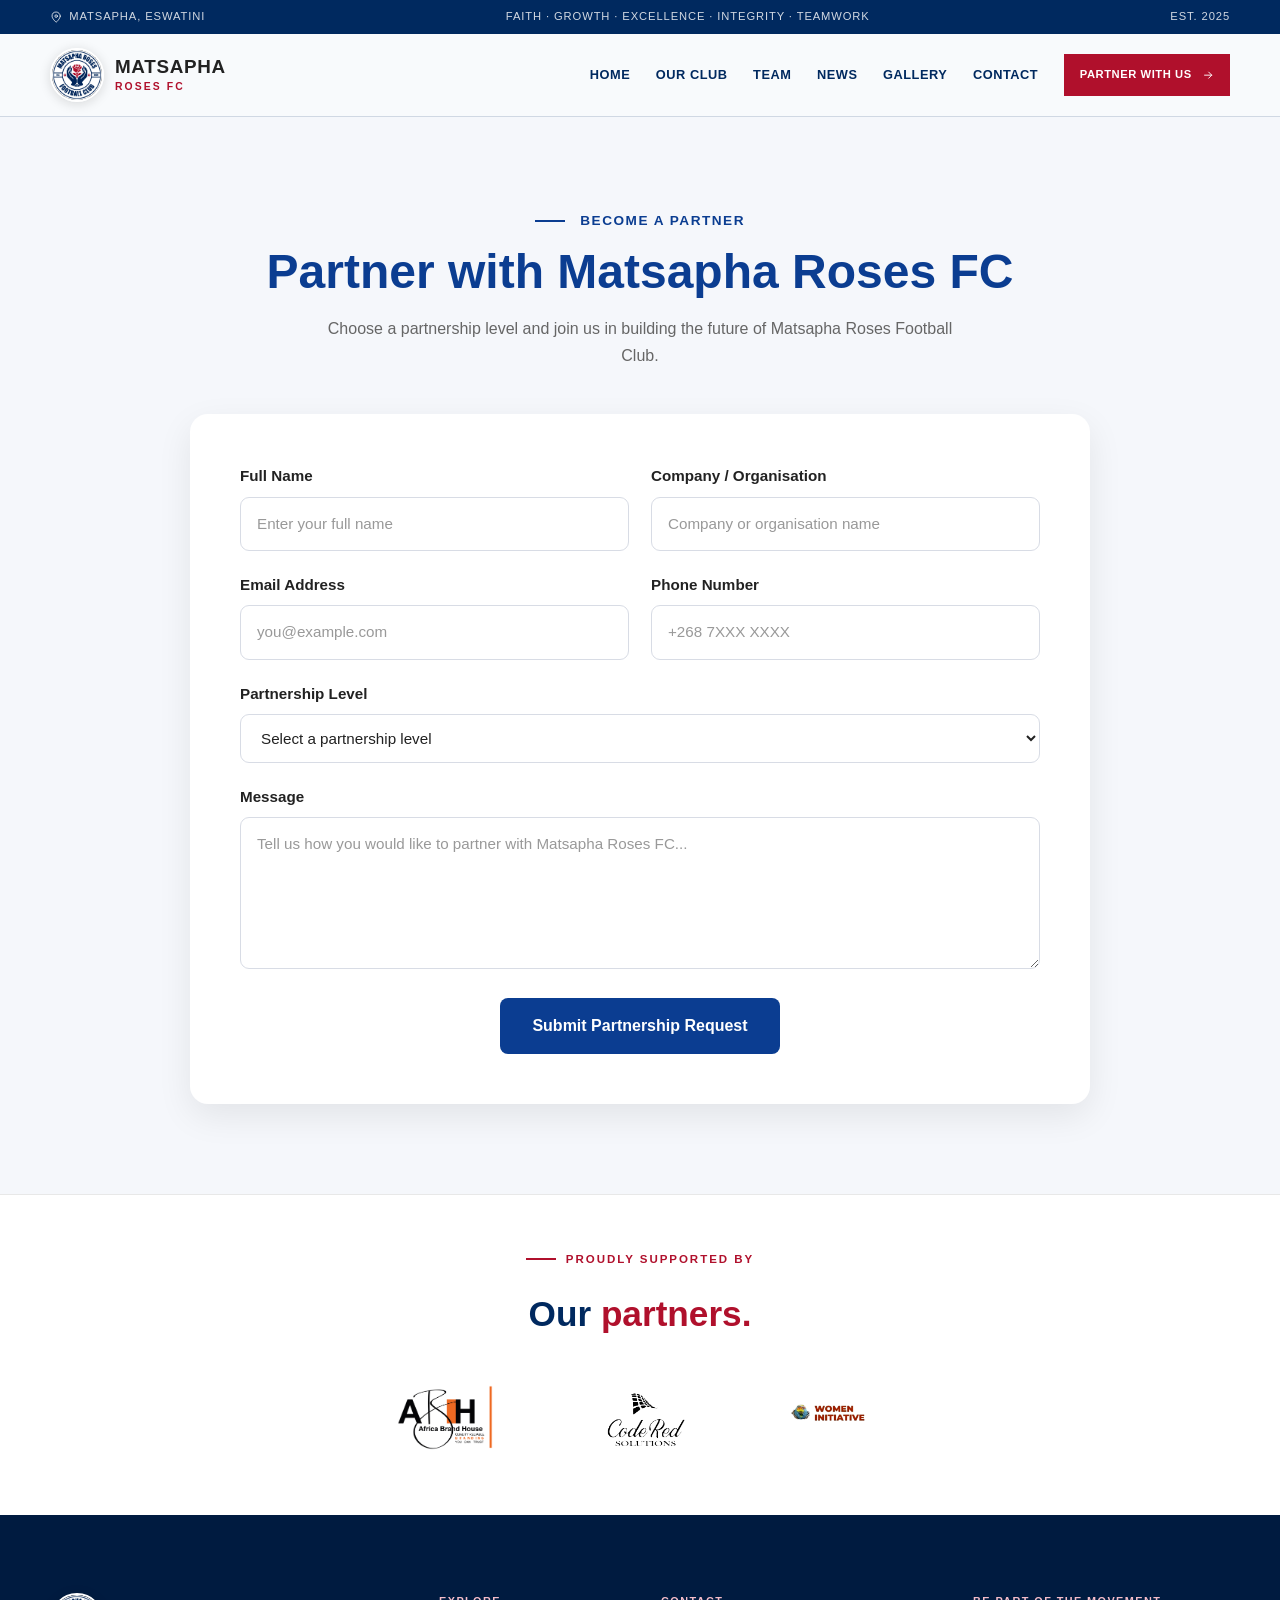
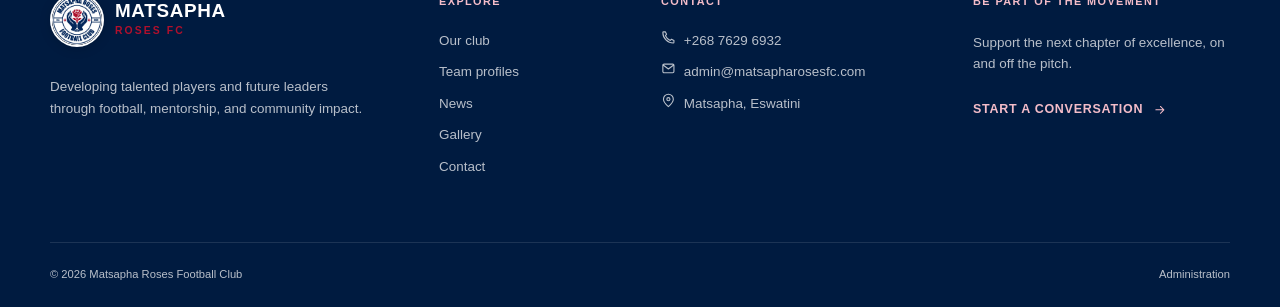
<file: Sub.html>
<!DOCTYPE html>
<html lang="en">

<head>
  <meta charset="utf-8">

  <meta name="viewport" content="width=device-width, initial-scale=1">

  <meta
    name="description"
    content="Contact or partner with Matsapha Roses Football Club in Matsapha, Eswatini."
  >

  <title>Contact & Partnership | Matsapha Roses FC</title>

  <link
    rel="icon"
    href="public/assets/brand/matsapha-roses-logo.jpeg"
  >

  <link
    rel="stylesheet"
    href="public/styles/site.css"
  >

  <style>

    /* =====================================================
       GENERAL
    ===================================================== */

    * {
      box-sizing: border-box;
    }

    html {
      scroll-behavior: smooth;
    }

    body {
      margin: 0;
      font-family: Arial, Helvetica, sans-serif;
      background: #ffffff;
      color: #222;
    }


    /* =====================================================
       PARTNERSHIP SECTION
    ===================================================== */

    .subscription-section {
      width: 100%;
      padding: 90px 8%;
      background: #f5f7fb;
    }

    .subscription-container {
      width: 100%;
      max-width: 900px;
      margin: 0 auto;
    }


    /* =====================================================
       HEADING
    ===================================================== */

    .subscription-heading {
      text-align: center;
      margin-bottom: 45px;
    }

    .subscription-heading .eyebrow {
      display: inline-block;
      margin-bottom: 12px;

      color: #0b3d91;

      font-size: 0.85rem;
      font-weight: 700;

      text-transform: uppercase;
      letter-spacing: 1.5px;
    }

    .subscription-heading h1 {
      margin: 0 0 16px;

      color: #0b3d91;

      font-size: clamp(2rem, 4vw, 3rem);
      line-height: 1.15;
    }

    .subscription-heading p {
      max-width: 650px;
      margin: 0 auto;

      color: #666;

      font-size: 1rem;
      line-height: 1.7;
    }


    /* =====================================================
       FORM CARD
    ===================================================== */

    .subscription-form {
      width: 100%;

      padding: 45px;

      background: #ffffff;

      border-radius: 18px;

      box-shadow:
        0 12px 35px rgba(0, 0, 0, 0.08);
    }


    /* =====================================================
       FORM ROW
    ===================================================== */

    .form-row {
      display: grid;

      grid-template-columns: repeat(2, 1fr);

      gap: 22px;
    }


    /* =====================================================
       FORM GROUP
    ===================================================== */

    .form-group {
      margin-bottom: 22px;
    }

    .form-group label {
      display: block;

      margin-bottom: 8px;

      color: #222;

      font-size: 0.95rem;
      font-weight: 600;
    }


    /* =====================================================
       INPUTS
    ===================================================== */

    .form-group input,
    .form-group select,
    .form-group textarea {
      width: 100%;

      padding: 14px 16px;

      border: 1px solid #d8dce5;

      border-radius: 9px;

      background: #ffffff;

      color: #222;

      font-family: inherit;
      font-size: 0.95rem;

      outline: none;

      transition:
        border-color 0.2s ease,
        box-shadow 0.2s ease;
    }


    /* =====================================================
       TEXTAREA
    ===================================================== */

    .form-group textarea {
      min-height: 130px;

      resize: vertical;
    }


    /* =====================================================
       PLACEHOLDER
    ===================================================== */

    .form-group input::placeholder,
    .form-group textarea::placeholder {
      color: #999;
    }


    /* =====================================================
       INPUT FOCUS
    ===================================================== */

    .form-group input:focus,
    .form-group select:focus,
    .form-group textarea:focus {

      border-color: #0b3d91;

      box-shadow:
        0 0 0 3px
        rgba(11, 61, 145, 0.10);
    }


    /* =====================================================
       SELECT
    ===================================================== */

    .form-group select {
      cursor: pointer;
    }


    /* =====================================================
       SUBMIT BUTTON
    ===================================================== */

    .subscription-submit {

      display: block;

      margin: 10px auto 0;

      padding: 15px 32px;

      border: none;

      border-radius: 8px;

      background: #0b3d91;

      color: #ffffff;

      font-family: inherit;

      font-size: 1rem;

      font-weight: 700;

      cursor: pointer;

      transition:
        background 0.25s ease,
        transform 0.25s ease,
        box-shadow 0.25s ease;
    }


    .subscription-submit:hover {

      background: #082f70;

      transform: translateY(-2px);

      box-shadow:
        0 8px 18px
        rgba(11, 61, 145, 0.20);
    }


    .subscription-submit:active {

      transform: translateY(0);

      box-shadow: none;
    }


    /* =====================================================
       DESKTOP FORM DETAILS
    ===================================================== */

    @media (min-width: 1000px) {

      .subscription-form {
        padding: 50px;
      }

    }


    /* =====================================================
       TABLET
    ===================================================== */

    @media (max-width: 900px) {

      .subscription-section {
        padding: 75px 6%;
      }

    }


    /* =====================================================
       MOBILE
    ===================================================== */

    @media (max-width: 700px) {

      .subscription-section {
        padding: 60px 5%;
      }

      .subscription-heading {
        margin-bottom: 35px;
      }

      .subscription-heading h1 {
        font-size: 2rem;
      }

      .subscription-heading p {
        font-size: 0.95rem;
      }

      .subscription-form {
        padding: 28px 22px;

        border-radius: 14px;
      }

      .form-row {
        grid-template-columns: 1fr;

        gap: 0;
      }

      .subscription-submit {
        width: 100%;
      }

    }


    /* =====================================================
       SMALL PHONES
    ===================================================== */

    @media (max-width: 420px) {

      .subscription-section {
        padding: 50px 4%;
      }

      .subscription-form {
        padding: 22px 17px;
      }

      .subscription-heading h1 {
        font-size: 1.75rem;
      }

      .subscription-heading p {
        font-size: 0.92rem;
      }

      .form-group input,
      .form-group select,
      .form-group textarea {
        padding: 13px 14px;
      }

    }

  </style>

</head>


<body>


  <!-- =====================================================
       NAVIGATION
       Loaded automatically by common.js
  ===================================================== -->

  <div data-site-header></div>



  <!-- =====================================================
       MAIN CONTENT
  ===================================================== -->

  <main>


    <!-- ===================================================
         PARTNERSHIP SUBSCRIPTION
    =================================================== -->

    <section class="subscription-section">

      <div class="subscription-container">


        <!-- ===============================================
             PAGE HEADING
        ================================================ -->

        <div class="subscription-heading">

          <span class="eyebrow">
            Become a Partner
          </span>

          <h1>
            Partner with Matsapha Roses FC
          </h1>

          <p>
            Choose a partnership level and join us in
            building the future of Matsapha Roses
            Football Club.
          </p>

        </div>



        <!-- ===============================================
             PARTNERSHIP FORM
        ================================================ -->

        <form
          class="subscription-form"
          id="partnershipForm"
          data-contact-form
          action="https://formsubmit.co/admin@matsapharosesfc.com"
          method="POST"
        >
          <input type="hidden" name="_subject" value="Partnership request from Matsapha Roses FC website">
          <input type="hidden" name="_template" value="table">
          <input type="hidden" name="_captcha" value="false">
          <input type="text" name="_honey" tabindex="-1" autocomplete="off" class="honey-field" aria-hidden="true">


          <!-- =============================================
               FULL NAME + COMPANY
          ============================================== -->

          <div class="form-row">


            <!-- Full Name -->

            <div class="form-group">

              <label for="fullName">
                Full Name
              </label>

              <input
                type="text"
                id="fullName"
                name="fullName"
                placeholder="Enter your full name"
                autocomplete="name"
                required
              >

            </div>



            <!-- Company -->

            <div class="form-group">

              <label for="company">
                Company / Organisation
              </label>

              <input
                type="text"
                id="company"
                name="company"
                placeholder="Company or organisation name"
                autocomplete="organization"
              >

            </div>

          </div>



          <!-- =============================================
               EMAIL + PHONE
          ============================================== -->

          <div class="form-row">


            <!-- Email -->

            <div class="form-group">

              <label for="email">
                Email Address
              </label>

              <input
                type="email"
                id="email"
                name="email"
                placeholder="you@example.com"
                autocomplete="email"
                required
              >

            </div>



            <!-- Phone -->

            <div class="form-group">

              <label for="phone">
                Phone Number
              </label>

              <input
                type="tel"
                id="phone"
                name="phone"
                placeholder="+268 7XXX XXXX"
                autocomplete="tel"
                required
              >

            </div>

          </div>



          <!-- =============================================
               PARTNERSHIP LEVEL
          ============================================== -->

          <div class="form-group">

            <label for="partnership">
              Partnership Level
            </label>

            <select
              id="partnership"
              name="partnership"
              required
            >

              <option
                value=""
                disabled
                selected
              >
                Select a partnership level
              </option>

              <option value="bronze">
                Bronze Partner
              </option>

              <option value="silver">
                Silver Partner
              </option>

              <option value="gold">
                Gold Partner
              </option>

              <option value="platinum">
                Platinum Partner
              </option>

            </select>

          </div>



          <!-- =============================================
               MESSAGE
          ============================================== -->

          <div class="form-group">

            <label for="message">
              Message
            </label>

            <textarea
              id="message"
              name="message"
              rows="5"
              placeholder="Tell us how you would like to partner with Matsapha Roses FC..."
            ></textarea>

          </div>



          <!-- =============================================
               SUBMIT BUTTON
          ============================================== -->

          <button
            type="submit"
            class="subscription-submit"
          >
            Submit Partnership Request
          </button>

          <p class="form-status" data-form-status hidden aria-live="polite"></p>


        </form>

      </div>

    </section>

  </main>



  <!-- =====================================================
       FOOTER
       Loaded automatically by common.js
  ===================================================== -->

  <div data-site-footer></div>



  <!-- =====================================================
       JAVASCRIPT
  ===================================================== -->

  <script src="public/scripts/data.js"></script>

  <script src="public/scripts/common.js"></script>

  <script src="public/scripts/contact.js"></script>


</body>

</html>
</file>
<file: public/styles/site.css>
:root {
  /* Palette sampled from the official Matsapha Roses crest. */
  --navy: #00295f;
  --navy-dark: #001b40;
  --navy-mid: #0b427c;
  --navy-soft: #dce7f3;
  --rose: #b0102c;
  --rose-dark: #820b21;
  --rose-soft: #f4bdc9;
  --ink: var(--navy);
  --ink-2: var(--navy-dark);
  --green: var(--rose);
  --green-dark: var(--rose-dark);
  --gold: var(--rose);
  --gold-light: var(--rose-soft);
  --red: var(--rose);
  --paper: #f8fafc;
  --paper-2: #e8eef5;
  --white: #fff;
  --muted: #617287;
  --line: #c8d3df;
  --shadow: 0 18px 60px rgba(0, 41, 95, .14);
  --shell: min(1180px, calc(100% - 40px));
  --display: Impact, Haettenschweiler, "Arial Narrow Bold", sans-serif;
  --body: Inter, Aptos, "Segoe UI", Arial, sans-serif;
}

* {
  box-sizing: border-box;
}

html {
  scroll-behavior: smooth;
  max-width: 100%;
  overflow-x: hidden;
}

body {
  margin: 0;
  min-width: 0;
  max-width: 100%;
  overflow-x: hidden;
  color: var(--ink);
  background: var(--paper);
  font-family: var(--body);
  font-size: 16px;
  line-height: 1.6;
}

body.nav-open {
  overflow: hidden;
}

img {
  display: block;
  height: auto;
  max-width: 100%;
}

video,
iframe,
svg {
  max-width: 100%;
}

main,
section,
header,
footer,
nav,
article,
aside,
div,
form {
  min-width: 0;
}

a {
  color: inherit;
  text-decoration: none;
}

button,
input,
select,
textarea {
  min-width: 0;
  font: inherit;
}

button,
a {
  -webkit-tap-highlight-color: transparent;
}

svg {
  width: 1.1em;
  height: 1.1em;
  fill: none;
  stroke: currentColor;
  stroke-linecap: round;
  stroke-linejoin: round;
  stroke-width: 1.8;
  vertical-align: -.16em;
}

.shell {
  width: var(--shell);
  max-width: 100%;
  margin-inline: auto;
}

.skip-link {
  position: fixed;
  top: 8px;
  left: 8px;
  z-index: 1000;
  padding: 10px 14px;
  color: var(--white);
  background: var(--ink);
  transform: translateY(-150%);
}

.skip-link:focus {
  transform: translateY(0);
}

.utility-bar {
  color: rgba(255, 255, 255, .82);
  background: var(--ink);
  font-size: .7rem;
  letter-spacing: .08em;
  text-transform: uppercase;
}

.utility-inner {
  display: flex;
  min-height: 34px;
  align-items: center;
  justify-content: space-between;
  gap: 20px;
}

.utility-inner span {
  display: inline-flex;
  align-items: center;
  gap: 7px;
}

.site-header {
  position: sticky;
  top: 0;
  z-index: 100;
  background: rgba(248, 250, 252, .95);
  border-bottom: 1px solid rgba(0, 41, 95, .16);
  backdrop-filter: blur(16px);
}

.nav-shell {
  display: flex;
  min-height: 82px;
  align-items: center;
  justify-content: space-between;
  gap: 30px;
}

.brand {
  display: inline-flex;
  align-items: center;
  gap: 11px;
  flex: 0 0 auto;
}

.brand img {
  width: 54px;
  height: 54px;
  object-fit: cover;
  border: 2px solid var(--white);
  border-radius: 50%;
  box-shadow: 0 2px 12px rgba(0, 0, 0, .14);
}

.brand span {
  display: grid;
  line-height: 1;
  text-transform: uppercase;
}

.brand strong {
  font-family: var(--display);
  font-size: 1.18rem;
  letter-spacing: .035em;
}

.brand small {
  margin-top: 5px;
  color: var(--green);
  font-size: .65rem;
  font-weight: 800;
  letter-spacing: .2em;
}

.main-nav {
  display: flex;
  align-items: center;
  gap: clamp(16px, 2vw, 28px);
}

.main-nav > a:not(.button) {
  position: relative;
  padding-block: 28px;
  color: var(--navy);
  font-size: .8rem;
  font-weight: 800;
  letter-spacing: .04em;
  text-transform: uppercase;
}

.main-nav > a:not(.button)::after {
  position: absolute;
  right: 0;
  bottom: 19px;
  left: 0;
  height: 3px;
  background: var(--green);
  content: "";
  transform: scaleX(0);
  transform-origin: right;
  transition: transform .2s ease;
}

.main-nav > a:hover::after,
.main-nav > a[aria-current="page"]::after {
  transform: scaleX(1);
  transform-origin: left;
}


.nav-toggle {
  display: none;
  width: 46px;
  height: 46px;
  color: var(--white);
  background: var(--ink);
  border: 0;
  border-radius: 50%;
  cursor: pointer;
  touch-action: manipulation;
}

.nav-toggle svg {
  width: 23px;
  height: 23px;
}

.toggle-close {
  display: none;
}

.nav-toggle[aria-expanded="true"] .toggle-open {
  display: none;
}

.nav-toggle[aria-expanded="true"] .toggle-close {
  display: inline;
}

.button {
  display: inline-flex;
  min-height: 52px;
  align-items: center;
  justify-content: center;
  gap: 10px;
  padding: 13px 20px;
  border: 1px solid transparent;
  font-size: .78rem;
  font-weight: 900;
  letter-spacing: .05em;
  line-height: 1;
  text-transform: uppercase;
  transition: transform .2s ease, background .2s ease, color .2s ease;
  touch-action: manipulation;
}

.button:hover {
  transform: translateY(-2px);
}

.button-small {
  min-height: 42px;
  padding: 10px 15px;
  font-size: .7rem;
}

.button-gold {
  color: var(--white);
  background: var(--gold);
}

.button-gold:hover {
  color: var(--navy);
  background: var(--rose-soft);
}

.button-dark {
  color: var(--white);
  background: var(--ink);
}

.button-outline-light {
  color: var(--white);
  border-color: rgba(255, 255, 255, .45);
}

.button-outline-light:hover {
  color: var(--ink);
  background: var(--white);
}

.button-outline-dark {
  color: var(--ink);
  border-color: var(--ink);
}

.text-link {
  display: inline-flex;
  align-items: center;
  gap: 10px;
  font-size: .78rem;
  font-weight: 900;
  letter-spacing: .06em;
  text-transform: uppercase;
}

.text-link-gold {
  color: var(--gold-light);
}

.hero {
  position: relative;
  min-height: 680px;
  overflow: hidden;
  color: var(--white);
  background:
    radial-gradient(circle at 72% 50%, rgba(176, 16, 44, .86) 0, rgba(176, 16, 44, .2) 28%, transparent 52%),
    linear-gradient(115deg, var(--navy-dark) 0 53%, var(--navy-mid) 53% 100%);
}

.hero::before,
.page-hero::before,
.profile-field-lines {
  position: absolute;
  inset: 0;
  opacity: .16;
  background-image:
    linear-gradient(90deg, transparent calc(50% - 1px), currentColor 50%, transparent calc(50% + 1px)),
    radial-gradient(circle at 50% 50%, transparent 0 11%, currentColor 11.2% 11.6%, transparent 11.8%),
    linear-gradient(currentColor, currentColor),
    linear-gradient(90deg, currentColor, currentColor);
  background-position: center, center, 50% 12%, 7% 50%;
  background-repeat: no-repeat;
  background-size: 100% 100%, 100% 100%, 86% 1px, 1px 76%;
  color: var(--white);
  content: "";
  pointer-events: none;
}

.hero::after {
  position: absolute;
  right: -90px;
  bottom: -310px;
  width: 720px;
  height: 720px;
  border: 1px solid rgba(255, 255, 255, .18);
  border-radius: 50%;
  box-shadow: 0 0 0 70px rgba(255, 255, 255, .025), 0 0 0 140px rgba(255, 255, 255, .025);
  content: "";
}

.hero-shell {
  position: relative;
  z-index: 2;
  display: grid;
  min-height: 680px;
  align-items: center;
  grid-template-columns: minmax(0, 1.05fr) minmax(360px, .65fr);
  gap: clamp(50px, 8vw, 110px);
  padding-block: 75px 95px;
}

.eyebrow {
  margin: 0 0 18px;
  color: var(--green);
  font-size: .72rem;
  font-weight: 900;
  letter-spacing: .17em;
  text-transform: uppercase;
}

.eyebrow::before {
  display: inline-block;
  width: 30px;
  height: 2px;
  margin-right: 10px;
  background: currentColor;
  content: "";
  vertical-align: .25em;
}

.eyebrow-light {
  color: var(--gold-light);
}

.hero h1,
.page-hero h1,
.profile-identity h1,
.contact-panel h1 {
  max-width: 790px;
  margin: 0;
  font-family: var(--display);
  font-size: clamp(4.2rem, 8.7vw, 8.4rem);
  font-weight: 900;
  letter-spacing: -.025em;
  line-height: .84;
  text-transform: uppercase;
}

.hero h1 span {
  color: var(--rose-soft);
}

.hero-copy > p:not(.eyebrow) {
  max-width: 590px;
  margin: 28px 0 32px;
  color: rgba(255, 255, 255, .75);
  font-size: 1.08rem;
}

.hero-actions {
  display: flex;
  flex-wrap: wrap;
  gap: 12px;
}

.hero-crest {
  position: relative;
  display: grid;
  aspect-ratio: 1;
  place-items: center;
}

.hero-crest::before,
.hero-crest::after {
  position: absolute;
  border: 1px solid rgba(255, 255, 255, .22);
  border-radius: 50%;
  content: "";
}

.hero-crest::before {
  inset: 0;
}

.hero-crest::after {
  inset: 8%;
  border-style: dashed;
}

.hero-crest img {
  position: relative;
  z-index: 2;
  width: 70%;
  aspect-ratio: 1;
  object-fit: cover;
  border: 8px solid rgba(255, 255, 255, .95);
  border-radius: 50%;
  box-shadow: 0 30px 80px rgba(0, 0, 0, .32);
}

.hero-badge {
  position: absolute;
  z-index: 3;
  right: 0;
  bottom: 12%;
  padding: 12px 16px;
  color: var(--white);
  background: var(--gold);
  font-size: .7rem;
  font-weight: 900;
  letter-spacing: .1em;
  text-transform: uppercase;
  transform: rotate(-3deg);
}

.score-strip {
  position: relative;
  z-index: 3;
  margin-top: -34px;
}

.score-grid {
  display: grid;
  color: var(--white);
  background: var(--ink);
  box-shadow: var(--shadow);
  grid-template-columns: repeat(4, 1fr) 1.35fr;
}

.score-item {
  display: flex;
  min-height: 122px;
  align-items: center;
  gap: 16px;
  padding: 24px;
  border-right: 1px solid rgba(255, 255, 255, .12);
}

.score-item strong {
  color: var(--rose-soft);
  font-family: var(--display);
  font-size: 2.8rem;
  letter-spacing: -.02em;
  line-height: 1;
}

.score-item span {
  max-width: 90px;
  color: rgba(255, 255, 255, .65);
  font-size: .72rem;
  font-weight: 800;
  letter-spacing: .06em;
  line-height: 1.35;
  text-transform: uppercase;
}

.score-summary {
  display: flex;
  align-items: center;
  justify-content: center;
  padding: 24px 30px;
  color: var(--white);
  background: var(--gold);
}

.score-summary p {
  margin: 0;
  font-size: .72rem;
  font-weight: 800;
  letter-spacing: .06em;
  text-transform: uppercase;
}

.score-summary strong {
  display: block;
  margin-top: 5px;
  font-family: var(--display);
  font-size: 1.65rem;
  letter-spacing: .02em;
}

.section {
  padding-block: clamp(76px, 10vw, 132px);
}

.section-tight {
  padding-block: clamp(60px, 8vw, 90px);
}

.section-soft {
  background: var(--paper-2);
}

.section-dark {
  position: relative;
  overflow: hidden;
  color: var(--white);
  background: var(--ink);
}

.section-green {
  color: var(--white);
  background: var(--green-dark);
}

.section-heading {
  display: grid;
  align-items: end;
  margin-bottom: 52px;
  grid-template-columns: 1fr minmax(280px, .55fr);
  gap: 40px;
}

.section-heading > p:last-child {
  margin: 0 0 6px;
  color: var(--muted);
}

.section-dark .section-heading > p:last-child,
.section-green .section-heading > p:last-child {
  color: rgba(255, 255, 255, .65);
}

.section-title {
  max-width: 760px;
  margin: 0;
  font-family: var(--display);
  font-size: clamp(3.2rem, 6vw, 6rem);
  font-weight: 900;
  letter-spacing: -.025em;
  line-height: .9;
  text-transform: uppercase;
}

.section-title-small {
  font-size: clamp(2.7rem, 4.5vw, 4.7rem);
}

.section-title span {
  color: var(--gold);
}

.section-dark .section-title span,
.section-green .section-title span,
.cta-band .section-title span {
  color: var(--rose-soft);
}

.mission-grid {
  display: grid;
  align-items: stretch;
  grid-template-columns: .9fr 1.1fr;
  gap: 60px;
}

.quote-card {
  position: relative;
  min-height: 440px;
  padding: clamp(32px, 5vw, 62px);
  overflow: hidden;
  color: var(--white);
  background: var(--green);
}

.quote-mark {
  display: block;
  height: 55px;
  color: var(--gold-light);
  font-family: Georgia, serif;
  font-size: 6rem;
  line-height: .8;
}

.quote-card blockquote {
  position: relative;
  z-index: 2;
  margin: 30px 0 0;
  font-family: var(--display);
  font-size: clamp(2.35rem, 4vw, 4.2rem);
  letter-spacing: -.01em;
  line-height: .95;
  text-transform: uppercase;
}

.quote-card::after {
  position: absolute;
  right: -80px;
  bottom: -80px;
  width: 280px;
  height: 280px;
  border: 40px solid rgba(255, 255, 255, .07);
  border-radius: 50%;
  content: "";
}

.mission-cards {
  display: grid;
  gap: 18px;
}

.mission-card {
  position: relative;
  padding: 38px 40px;
  background: var(--white);
  border: 1px solid var(--line);
}

.mission-card::before {
  position: absolute;
  top: 0;
  bottom: 0;
  left: 0;
  width: 5px;
  background: var(--gold);
  content: "";
}

.mission-card:nth-child(2)::before {
  background: var(--green);
}

.mission-card h3 {
  margin: 8px 0 10px;
  font-family: var(--display);
  font-size: 2rem;
  letter-spacing: .01em;
  line-height: 1;
  text-transform: uppercase;
}

.mission-card p {
  margin: 0;
  color: var(--muted);
}

.card-kicker {
  margin: 0;
  color: var(--green);
  font-size: .68rem;
  font-weight: 900;
  letter-spacing: .13em;
  text-transform: uppercase;
}

.values-pitch {
  position: relative;
  display: grid;
  min-height: 520px;
  align-items: center;
  padding: 60px;
  border: 2px solid rgba(255, 255, 255, .5);
  grid-template-columns: repeat(5, 1fr);
  gap: 18px;
}

.values-pitch::before {
  position: absolute;
  top: 0;
  bottom: 0;
  left: 50%;
  border-left: 1px solid rgba(255, 255, 255, .32);
  content: "";
}

.values-pitch::after {
  position: absolute;
  top: 50%;
  left: 50%;
  width: 170px;
  height: 170px;
  border: 1px solid rgba(255, 255, 255, .32);
  border-radius: 50%;
  content: "";
  transform: translate(-50%, -50%);
}

.value-card {
  position: relative;
  z-index: 2;
  min-height: 180px;
  padding: 24px 20px;
  color: var(--ink);
  background: var(--paper);
  box-shadow: 8px 8px 0 rgba(0, 0, 0, .14);
  transform: translateY(var(--offset, 0));
}

.value-card:nth-child(2),
.value-card:nth-child(4) {
  --offset: 72px;
}

.value-card span {
  color: var(--gold);
  font-family: var(--display);
  font-size: 2.2rem;
  line-height: 1;
}

.value-card h3 {
  margin: 26px 0 7px;
  font-family: var(--display);
  font-size: 1.55rem;
  line-height: 1;
  text-transform: uppercase;
}

.value-card p {
  margin: 0;
  color: var(--muted);
  font-size: .78rem;
  line-height: 1.35;
}

.achievement-grid {
  display: grid;
  grid-template-columns: repeat(3, 1fr);
  gap: 18px;
}

.achievement-card {
  min-height: 330px;
  padding: 30px;
  color: var(--white);
  background: var(--navy-mid);
  border-top: 4px solid var(--gold);
}

.achievement-card:nth-child(2) {
  background: var(--green-dark);
}

.achievement-card-year {
  display: flex;
  align-items: center;
  justify-content: space-between;
  color: rgba(255, 255, 255, .5);
  font-size: .72rem;
  font-weight: 900;
  letter-spacing: .13em;
  text-transform: uppercase;
}

.achievement-card-year strong {
  color: var(--rose-soft);
  font-family: var(--display);
  font-size: 3.5rem;
  line-height: 1;
}

.achievement-card h3 {
  margin: 70px 0 12px;
  font-family: var(--display);
  font-size: 2rem;
  line-height: 1;
  text-transform: uppercase;
}

.achievement-card p {
  margin: 0;
  color: var(--gold-light);
  font-weight: 800;
  text-transform: uppercase;
}

.member-grid {
  display: grid;
  grid-template-columns: repeat(3, 1fr);
  gap: 22px;
}

.member-card {
  min-width: 0;
}

.member-visual {
  position: relative;
  display: block;
  min-height: 390px;
  overflow: hidden;
  color: var(--white);
  background:
    linear-gradient(135deg, transparent 0 50%, rgba(255, 255, 255, .07) 50% 51%, transparent 51%),
    radial-gradient(circle at 50% 64%, var(--green) 0 22%, transparent 22.3%),
    linear-gradient(145deg, var(--navy-mid), var(--navy-dark));
}

.member-visual::before {
  position: absolute;
  inset: 8%;
  border: 1px solid rgba(255, 255, 255, .18);
  content: "";
  pointer-events: none;
  z-index: 1;
}

.member-visual.has-photo::before {
  display: none;
}

.member-visual.has-photo {
  background: #1a2433;
}

.member-visual img {
  position: absolute;
  inset: 0;
  width: 100%;
  height: 100%;
  object-fit: cover;
  object-position: center top;
}

.member-number {
  position: absolute;
  top: 18px;
  right: 24px;
  z-index: 2;
  color: rgba(255, 255, 255, .14);
  font-family: var(--display);
  font-size: 6rem;
  line-height: 1;
}

.member-visual.has-photo .member-number {
  color: rgba(255, 255, 255, .55);
  text-shadow: 0 2px 12px rgba(0, 0, 0, .45);
  font-size: 3.4rem;
}

.member-monogram {
  position: absolute;
  top: 50%;
  left: 50%;
  font-family: var(--display);
  font-size: 6rem;
  line-height: 1;
  transform: translate(-50%, -30%);
}

.member-squad {
  position: absolute;
  bottom: 22px;
  left: 24px;
  z-index: 2;
  padding: 7px 10px;
  color: var(--white);
  background: var(--gold);
  font-size: .65rem;
  font-weight: 900;
  letter-spacing: .08em;
  text-transform: uppercase;
}

.member-copy {
  display: flex;
  min-height: 112px;
  align-items: center;
  justify-content: space-between;
  gap: 20px;
  padding: 22px 4px;
  border-bottom: 1px solid var(--line);
}

.member-copy h3 {
  margin: 5px 0 0;
  font-family: var(--display);
  font-size: 2rem;
  line-height: 1;
  text-transform: uppercase;
}

.member-copy p:not(.card-kicker) {
  margin: 9px 0 0;
  color: var(--muted);
  font-size: .82rem;
}

.round-link {
  display: grid;
  width: 44px;
  height: 44px;
  flex: 0 0 auto;
  place-items: center;
  color: var(--white);
  background: var(--ink);
  border-radius: 50%;
  transition: background .2s ease, transform .2s ease;
}

.round-link:hover {
  background: var(--green);
  transform: translateX(3px);
}

.section-action {
  margin-top: 44px;
  text-align: center;
}

.ecosystem-grid {
  display: grid;
  grid-template-columns: repeat(5, 1fr);
  gap: 1px;
  background: var(--line);
  border: 1px solid var(--line);
}

.ecosystem-card {
  min-height: 260px;
  padding: 28px;
  background: var(--paper);
}

.ecosystem-card span {
  display: grid;
  width: 52px;
  height: 52px;
  place-items: center;
  color: var(--white);
  background: var(--green);
  border-radius: 50%;
  font-family: var(--display);
  font-size: 1.25rem;
}

.ecosystem-card:nth-child(even) span {
  color: var(--ink);
  background: var(--gold);
}

.ecosystem-card h3 {
  margin: 54px 0 12px;
  font-family: var(--display);
  font-size: 1.7rem;
  line-height: 1;
  text-transform: uppercase;
}

.ecosystem-card p {
  margin: 0;
  color: var(--muted);
  font-size: .84rem;
}

.roadmap {
  display: grid;
  grid-template-columns: repeat(4, 1fr);
}

.roadmap-step {
  position: relative;
  min-height: 330px;
  padding: 36px 30px;
  color: var(--white);
  background: var(--navy-mid);
  border-right: 1px solid rgba(255, 255, 255, .16);
}

.roadmap-step:nth-child(2) {
  background: var(--green-dark);
}

.roadmap-step:nth-child(3) {
  color: var(--white);
  background: var(--gold);
}

.roadmap-step:nth-child(4) {
  color: var(--ink);
  background: var(--paper);
}

.roadmap-step span {
  font-family: var(--display);
  font-size: 3.2rem;
  line-height: 1;
  opacity: .55;
}

.roadmap-step h3 {
  margin: 100px 0 12px;
  font-family: var(--display);
  font-size: 1.85rem;
  line-height: 1;
  text-transform: uppercase;
}

.roadmap-step p {
  margin: 0;
  font-size: .83rem;
  opacity: .72;
}

.cta-band {
  position: relative;
  overflow: hidden;
  color: var(--white);
  background: var(--green);
}

.cta-band::after {
  position: absolute;
  top: -210px;
  right: -110px;
  width: 520px;
  height: 520px;
  border: 80px solid rgba(255, 255, 255, .06);
  border-radius: 50%;
  content: "";
}

.cta-band .button-gold {
  color: var(--navy);
  background: var(--white);
}

.cta-band .button-gold:hover {
  color: var(--white);
  background: var(--navy);
}

.cta-grid {
  position: relative;
  z-index: 2;
  display: grid;
  align-items: end;
  grid-template-columns: 1fr auto;
  gap: 40px;
}

.cta-grid p:last-child {
  max-width: 700px;
  color: rgba(255, 255, 255, .7);
}

.page-hero {
  position: relative;
  overflow: hidden;
  color: var(--white);
  background: var(--ink);
}

.page-hero-shell {
  position: relative;
  z-index: 2;
  display: grid;
  min-height: 470px;
  align-items: end;
  padding-block: 90px 72px;
  grid-template-columns: 1fr minmax(260px, .45fr);
  gap: 50px;
}

.page-hero h1 {
  font-size: clamp(4rem, 8vw, 7.5rem);
}

.page-hero-copy {
  margin-bottom: 4px;
  color: rgba(255, 255, 255, .67);
  font-size: 1.05rem;
}

.page-index {
  position: absolute;
  right: 0;
  bottom: 72px;
  color: var(--gold);
  font-family: var(--display);
  font-size: clamp(5rem, 13vw, 11rem);
  line-height: .7;
  opacity: .14;
  text-align: right;
  pointer-events: none;
}

.story-grid {
  display: grid;
  grid-template-columns: .65fr 1.35fr;
  gap: clamp(50px, 9vw, 120px);
}

.story-aside {
  padding-top: 8px;
}

.story-fact {
  padding: 22px 0;
  border-bottom: 1px solid var(--line);
}

.story-fact span {
  display: block;
  color: var(--muted);
  font-size: .68rem;
  font-weight: 900;
  letter-spacing: .12em;
  text-transform: uppercase;
}

.story-fact strong {
  display: block;
  margin-top: 5px;
  font-size: 1rem;
}

.story-copy > p {
  color: var(--muted);
  font-size: 1.05rem;
}

.story-copy .lead {
  margin-top: 0;
  color: var(--ink);
  font-size: clamp(1.55rem, 2.5vw, 2.15rem);
  font-weight: 600;
  line-height: 1.35;
}

.mandate-grid {
  display: grid;
  grid-template-columns: 1fr 1fr;
  gap: 24px;
}

.mandate-card {
  min-height: 420px;
  padding: clamp(34px, 5vw, 60px);
  border: 1px solid var(--line);
}

.mandate-card:first-child {
  color: var(--white);
  background: var(--green);
  border-color: var(--green);
}

.mandate-card span {
  color: var(--gold);
  font-family: var(--display);
  font-size: 5rem;
  line-height: 1;
}

.mandate-card h3 {
  margin: 90px 0 16px;
  font-family: var(--display);
  font-size: 2.7rem;
  line-height: .95;
  text-transform: uppercase;
}

.mandate-card p {
  margin: 0;
  max-width: 450px;
  color: inherit;
  opacity: .75;
}

.metrics-grid {
  display: grid;
  grid-template-columns: repeat(4, 1fr);
  gap: 1px;
  background: rgba(255, 255, 255, .15);
}

.metric {
  min-height: 230px;
  padding: 35px;
  background: var(--ink);
}

.metric strong {
  display: block;
  color: var(--gold);
  font-family: var(--display);
  font-size: 5.4rem;
  line-height: 1;
}

.metric span {
  display: block;
  margin-top: 45px;
  color: rgba(255, 255, 255, .65);
  font-size: .72rem;
  font-weight: 900;
  letter-spacing: .08em;
  line-height: 1.4;
  text-transform: uppercase;
}

.filter-bar {
  display: flex;
  align-items: center;
  justify-content: space-between;
  gap: 28px;
  margin-bottom: 42px;
  padding-bottom: 24px;
  border-bottom: 1px solid var(--line);
}

.search-box {
  position: relative;
  width: min(100%, 390px);
}

.search-box input {
  width: 100%;
  height: 50px;
  padding: 0 18px;
  color: var(--ink);
  background: var(--white);
  border: 1px solid var(--line);
  border-radius: 0;
  outline: none;
}

.search-box input:focus {
  border-color: var(--green);
  box-shadow: 0 0 0 3px rgba(176, 16, 44, .14);
}

.filter-actions {
  display: flex;
  flex-wrap: wrap;
  gap: 8px;
}

.filter-chip {
  min-height: 44px;
  padding: 9px 14px;
  color: var(--muted);
  background: transparent;
  border: 1px solid var(--line);
  cursor: pointer;
  font-size: .7rem;
  font-weight: 900;
  letter-spacing: .08em;
  text-transform: uppercase;
  touch-action: manipulation;
}

.filter-chip.is-active,
.filter-chip:hover {
  color: var(--white);
  background: var(--green);
  border-color: var(--green);
}

.result-count {
  color: var(--muted);
  font-size: .75rem;
  font-weight: 800;
  letter-spacing: .06em;
  text-transform: uppercase;
}

.member-card-large .member-visual {
  min-height: 430px;
}

.empty-state {
  padding: 70px 30px;
  grid-column: 1 / -1;
  text-align: center;
}

.empty-state span {
  color: var(--gold);
  font-family: var(--display);
  font-size: 5rem;
}

.empty-state h1,
.empty-state h2 {
  margin: 10px 0;
  font-family: var(--display);
  font-size: 3rem;
  text-transform: uppercase;
}

.empty-state p {
  margin: 0 0 25px;
  color: var(--muted);
}

.profile-hero {
  position: relative;
  overflow: hidden;
  color: var(--white);
  background: linear-gradient(120deg, var(--ink) 0 55%, var(--green-dark) 55% 100%);
}

.profile-field-lines {
  opacity: .12;
}

.profile-hero-grid {
  position: relative;
  z-index: 2;
  display: grid;
  min-height: 640px;
  align-items: end;
  padding-block: 80px 70px;
  grid-template-columns: 1fr .72fr;
  gap: 70px;
}

.back-link {
  display: inline-block;
  margin-bottom: 80px;
  color: rgba(255, 255, 255, .65);
  font-size: .75rem;
  font-weight: 800;
  text-transform: uppercase;
}

.profile-identity h1 {
  font-size: clamp(4.5rem, 9vw, 8rem);
}

.profile-identity > p:last-child {
  margin: 22px 0 0;
  color: var(--gold-light);
  font-weight: 800;
  text-transform: uppercase;
}

.profile-portrait {
  position: relative;
  display: grid;
  min-height: 450px;
  overflow: hidden;
  place-items: center;
  background: linear-gradient(145deg, rgba(255,255,255,.16), rgba(0,0,0,.12));
  border: 1px solid rgba(255,255,255,.25);
}

.profile-portrait.has-photo {
  background: #1a2433;
}

.profile-portrait img {
  position: absolute;
  inset: 0;
  width: 100%;
  height: 100%;
  object-fit: cover;
  object-position: center top;
}

.profile-number {
  position: absolute;
  top: 18px;
  right: 28px;
  z-index: 2;
  font-family: var(--display);
  font-size: 8rem;
  line-height: 1;
  opacity: .12;
}

.profile-portrait.has-photo .profile-number {
  opacity: .7;
  font-size: 4rem;
  text-shadow: 0 2px 12px rgba(0, 0, 0, .45);
}

.profile-monogram {
  font-family: var(--display);
  font-size: 10rem;
  line-height: 1;
}

.profile-portrait small {
  position: absolute;
  right: 20px;
  bottom: 18px;
  left: 20px;
  font-size: .65rem;
  font-weight: 900;
  letter-spacing: .12em;
  text-align: center;
  text-transform: uppercase;
}

.profile-body {
  display: grid;
  grid-template-columns: 1fr minmax(300px, .48fr);
  gap: clamp(60px, 10vw, 130px);
}

.profile-bio {
  max-width: 720px;
  color: var(--muted);
  font-size: 1.15rem;
}

.tag-list {
  display: flex;
  flex-wrap: wrap;
  gap: 8px;
  margin-top: 30px;
}

.tag-list span {
  padding: 8px 11px;
  color: var(--green-dark);
  background: rgba(176, 16, 44, .09);
  font-size: .68rem;
  font-weight: 900;
  text-transform: uppercase;
}

.profile-facts {
  padding: 30px;
  background: var(--white);
  border-top: 5px solid var(--gold);
  box-shadow: var(--shadow);
}

.profile-facts > div {
  display: flex;
  align-items: center;
  justify-content: space-between;
  gap: 20px;
  padding: 20px 0;
  border-bottom: 1px solid var(--line);
}

.profile-facts > div span {
  color: var(--muted);
  font-size: .7rem;
  font-weight: 800;
  text-transform: uppercase;
}

.profile-facts > div strong {
  text-align: right;
}

.profile-placeholder-grid {
  display: grid;
  grid-template-columns: 1fr 1fr;
  gap: 80px;
}

.profile-placeholder-grid > p {
  margin: 42px 0 0;
  color: var(--muted);
}

.news-grid {
  display: grid;
  grid-template-columns: repeat(3, 1fr);
  gap: 22px;
}

.news-card {
  background: var(--white);
  border: 1px solid var(--line);
}

.news-visual {
  position: relative;
  min-height: 250px;
  overflow: hidden;
  background: linear-gradient(145deg, var(--green-dark), var(--ink));
}

.news-card:nth-child(2) .news-visual {
  background: linear-gradient(145deg, var(--rose-dark), var(--rose));
}

.news-card:nth-child(3) .news-visual {
  background: linear-gradient(145deg, var(--navy-mid), var(--navy-dark));
}

.news-visual::before {
  position: absolute;
  inset: 35px;
  border: 1px solid rgba(255, 255, 255, .28);
  content: "";
}

.news-visual span {
  position: absolute;
  top: 50%;
  left: 50%;
  color: rgba(255, 255, 255, .18);
  font-family: var(--display);
  font-size: 7rem;
  transform: translate(-50%, -50%);
}

.news-copy {
  padding: 28px;
}

.news-meta {
  display: flex;
  align-items: center;
  justify-content: space-between;
  gap: 20px;
  color: var(--muted);
  font-size: .67rem;
  font-weight: 900;
  letter-spacing: .08em;
  text-transform: uppercase;
}

.news-meta strong {
  color: var(--green);
}

.news-copy h2,
.news-copy h3 {
  margin: 25px 0 13px;
  font-family: var(--display);
  font-size: 2rem;
  line-height: 1;
  text-transform: uppercase;
}

.news-copy p {
  margin: 0;
  color: var(--muted);
  font-size: .9rem;
}

.gallery-grid {
  display: grid;
  grid-auto-rows: 220px;
  grid-template-columns: repeat(12, 1fr);
  gap: 14px;
}

.gallery-item {
  position: relative;
  display: flex;
  min-height: 220px;
  align-items: flex-end;
  overflow: hidden;
  padding: 22px;
  color: var(--white);
  background: linear-gradient(135deg, var(--green-dark), var(--ink));
  grid-column: span 4;
}

.gallery-item:nth-child(1),
.gallery-item:nth-child(4) {
  grid-column: span 8;
}

.gallery-item:nth-child(1) {
  grid-row: span 2;
}

.gallery-item:nth-child(2) {
  color: var(--white);
  background: linear-gradient(135deg, var(--rose-dark), var(--rose));
}

.gallery-item:nth-child(3) {
  background: linear-gradient(135deg, var(--navy-mid), var(--navy-dark));
}

.gallery-item:nth-child(4) {
  background: linear-gradient(135deg, var(--rose-dark), var(--rose));
}

.gallery-item::after {
  position: absolute;
  top: 50%;
  left: 50%;
  width: 120px;
  height: 120px;
  border: 1px solid currentColor;
  border-radius: 50%;
  content: "";
  opacity: .22;
  transform: translate(-50%, -50%);
}

.gallery-item > div {
  position: relative;
  z-index: 2;
}

.gallery-item span {
  font-size: .65rem;
  font-weight: 900;
  letter-spacing: .1em;
  text-transform: uppercase;
}

.gallery-item h3 {
  margin: 4px 0 0;
  font-family: var(--display);
  font-size: 1.7rem;
  line-height: 1;
  text-transform: uppercase;
}

.gallery-notice {
  display: flex;
  align-items: center;
  justify-content: space-between;
  gap: 30px;
  margin-top: 28px;
  padding: 22px 26px;
  color: var(--muted);
  background: var(--white);
  border-left: 5px solid var(--gold);
  font-size: .85rem;
}


.gallery-item {
  position: relative;
  overflow: hidden;
  min-height: 100px;
  border-radius: 12px;
  isolation: isolate;
  background: #00295f;
}

.gallery-item img {
  position: absolute;
  inset: 0;
  width: 100%;
  height: 100%;
  object-fit: cover;
  object-position: center;
  z-index: -2;
  transition: transform 0.4s ease;
}

.gallery-item::before {
  content: "";
  position: absolute;
  inset: 0;
  background: linear-gradient(
    to top,
    rgba(0, 0, 0, 0.85),
    rgba(0, 0, 0, 0.05) 75%
  );
  z-index: -1;
}

.gallery-item > div {
  position: absolute;
  bottom: 0;
  left: 0;
  right: 0;
  padding: 24px;
  color: #fff;
}

.gallery-item span {
  display: inline-block;
  margin-bottom: 8px;
  text-transform: uppercase;
  letter-spacing: 1px;
  font-size: 12px;
}

.gallery-item h3 {
  margin: 0;
}

.gallery-item:hover img {
  transform: scale(1.06);
}


.gallery-notice strong {
  color: var(--ink);
}

.contact-layout {
  display: grid;
  min-height: 720px;
  grid-template-columns: .82fr 1.18fr;
}

.contact-panel {
  position: relative;
  overflow: hidden;
  padding: clamp(55px, 8vw, 110px) max(30px, calc((100vw - 1180px) / 2));
  padding-right: clamp(45px, 7vw, 100px);
  color: var(--white);
  background: var(--ink);
}

.contact-panel h1 {
  font-size: clamp(4rem, 7vw, 7rem);
}

.contact-panel > p:not(.eyebrow) {
  max-width: 500px;
  color: rgba(255,255,255,.68);
}

.contact-list {
  display: grid;
  gap: 16px;
  margin-top: 55px;
}

.contact-list a,
.contact-list span {
  display: flex;
  align-items: center;
  gap: 14px;
  color: rgba(255,255,255,.8);
  overflow-wrap: anywhere;
}

.contact-list svg {
  color: var(--gold);
}

.contact-form-wrap {
  display: flex;
  align-items: center;
  padding: clamp(55px, 8vw, 110px) max(30px, calc((100vw - 1180px) / 2));
  padding-left: clamp(45px, 7vw, 100px);
  background: var(--paper-2);
}

#partner {
  scroll-margin-top: 120px;
}

.contact-form {
  width: min(100%, 610px);
}

.form-heading {
  margin-bottom: 34px;
}

.form-heading h2 {
  margin: 8px 0 0;
  font-family: var(--display);
  font-size: 3.2rem;
  line-height: 1;
  text-transform: uppercase;
}

.form-grid {
  display: grid;
  grid-template-columns: 1fr 1fr;
  gap: 18px;
}

.field {
  display: grid;
  gap: 7px;
}

.field-wide {
  grid-column: 1 / -1;
}

.field label {
  font-size: .68rem;
  font-weight: 900;
  letter-spacing: .1em;
  text-transform: uppercase;
}

.field input,
.field select,
.field textarea {
  width: 100%;
  min-height: 52px;
  padding: 13px 14px;
  color: var(--ink);
  background: var(--white);
  border: 1px solid var(--line);
  border-radius: 0;
  outline: none;
}

.field textarea {
  min-height: 150px;
  resize: vertical;
}

.field input:focus,
.field select:focus,
.field textarea:focus {
  border-color: var(--green);
  box-shadow: 0 0 0 3px rgba(176,16,44,.12);
}

.contact-form .button {
  margin-top: 22px;
}

.form-status {
  margin: 18px 0 0;
  padding: 13px 15px;
  color: var(--green-dark);
  background: rgba(176, 16, 44, .1);
  border-left: 4px solid var(--green);
  font-size: .85rem;
}

.honey-field {
  position: absolute;
  left: -9999px;
  height: 0;
  width: 0;
  opacity: 0;
  pointer-events: none;
}

.sponsor-grid {
  display: grid;
  grid-template-columns: repeat(3, 1fr);
  gap: 18px;
}

.sponsor-card {
  padding: 34px;
  background: var(--white);
  border: 1px solid var(--line);
}

.sponsor-card.featured {
  color: var(--white);
  background: var(--ink);
  border: 5px solid var(--gold);
}

.sponsor-card h3 {
  margin: 0 0 28px;
  font-family: var(--display);
  font-size: 2.5rem;
  text-transform: uppercase;
}

.sponsor-card ul {
  margin: 0;
  padding: 0;
  list-style: none;
}

.sponsor-card li {
  padding: 10px 0;
  border-bottom: 1px solid rgba(0, 41, 95, .18);
  font-size: .86rem;
}

.sponsor-card li::before {
  margin-right: 8px;
  color: var(--green);
  content: "✓";
  font-weight: 900;
}

.sponsor-card.featured li::before {
  color: var(--rose-soft);
}

.site-footer {
  padding-top: 78px;
  color: rgba(255, 255, 255, .72);
  background: var(--navy-dark);
}

.footer-grid {
  display: grid;
  padding-bottom: 65px;
  grid-template-columns: 1.3fr .65fr 1fr 1fr;
  gap: 55px;
}

.brand-light {
  color: var(--white);
}

.footer-brand > p,
.footer-cta > p:not(.footer-heading) {
  max-width: 320px;
  margin: 22px 0 0;
  font-size: .84rem;
}

.footer-heading {
  margin: 0 0 20px;
  color: var(--gold-light);
  font-size: .68rem;
  font-weight: 900;
  letter-spacing: .13em;
  text-transform: uppercase;
}

.footer-links {
  display: grid;
  gap: 10px;
  font-size: .84rem;
}

.footer-links a:hover,
.footer-bottom a:hover {
  color: var(--white);
}

.footer-contact a,
.footer-contact span {
  display: flex;
  align-items: flex-start;
  gap: 8px;
  overflow-wrap: anywhere;
}

.footer-cta .text-link {
  margin-top: 25px;
}

.footer-bottom {
  display: flex;
  min-height: 65px;
  align-items: center;
  justify-content: space-between;
  gap: 20px;
  border-top: 1px solid rgba(255, 255, 255, .11);
  font-size: .7rem;
}

[data-reveal] {
  opacity: 0;
  transform: translateY(20px);
  transition: opacity .6s ease var(--delay, 0ms), transform .6s ease var(--delay, 0ms);
}

[data-reveal].is-visible {
  opacity: 1;
  transform: translateY(0);
}

.admin-body {
  min-height: 100vh;
  background: var(--navy-soft);
}

.admin-shell {
  display: grid;
  min-height: 100vh;
  grid-template-columns: 260px 1fr;
}

.admin-sidebar {
  display: flex;
  flex-direction: column;
  padding: 28px 22px;
  color: var(--white);
  background: var(--ink);
}

.admin-sidebar .brand {
  padding-bottom: 30px;
  border-bottom: 1px solid rgba(255,255,255,.12);
}

.admin-nav {
  display: grid;
  gap: 7px;
  margin-top: 32px;
}

.admin-nav a {
  padding: 11px 13px;
  color: rgba(255,255,255,.65);
  font-size: .78rem;
  font-weight: 800;
}

.admin-nav a.is-active {
  color: var(--white);
  background: var(--gold);
}

.admin-view-site {
  margin-top: auto;
}

.admin-main {
  padding: 36px clamp(25px, 5vw, 70px);
}

.admin-header {
  display: flex;
  align-items: center;
  justify-content: space-between;
  gap: 25px;
}

.admin-header h1 {
  margin: 5px 0 0;
  font-family: var(--display);
  font-size: 3.4rem;
  line-height: 1;
  text-transform: uppercase;
}

.admin-badge {
  padding: 8px 11px;
  color: var(--green-dark);
  background: rgba(176,16,44,.1);
  font-size: .65rem;
  font-weight: 900;
  text-transform: uppercase;
}

.admin-cards {
  display: grid;
  margin-top: 36px;
  grid-template-columns: repeat(4, 1fr);
  gap: 16px;
}

.admin-card {
  padding: 25px;
  background: var(--white);
  border-top: 4px solid var(--green);
}

.admin-card:nth-child(2) {
  border-color: var(--gold);
}

.admin-card strong {
  display: block;
  font-family: var(--display);
  font-size: 3rem;
  line-height: 1;
}

.admin-card span {
  color: var(--muted);
  font-size: .7rem;
  font-weight: 800;
  text-transform: uppercase;
}

.admin-grid {
  display: grid;
  margin-top: 20px;
  grid-template-columns: 1.35fr .65fr;
  gap: 20px;
}

.admin-panel {
  min-width: 0;
  overflow-x: auto;
  padding: 28px;
  background: var(--white);
}

.admin-panel h2 {
  margin: 0 0 22px;
  font-family: var(--display);
  font-size: 1.8rem;
  text-transform: uppercase;
}

.admin-table {
  width: 100%;
  min-width: 560px;
  border-collapse: collapse;
  font-size: .82rem;
}

.admin-table th,
.admin-table td {
  padding: 13px 8px;
  border-bottom: 1px solid var(--line);
  text-align: left;
}

.admin-table th {
  color: var(--muted);
  font-size: .65rem;
  text-transform: uppercase;
}

.readiness-list {
  display: grid;
  gap: 15px;
}

.readiness-list div {
  display: flex;
  align-items: center;
  justify-content: space-between;
  gap: 10px;
}

.readiness-list span {
  font-size: .8rem;
}

.readiness-list strong {
  color: var(--green);
  font-size: .7rem;
}

.admin-note {
  margin-top: 20px;
  padding: 16px;
  color: var(--navy);
  background: var(--rose-soft);
  border-left: 4px solid var(--gold);
  font-size: .78rem;
}

.admin-view {
  display: none;
}

.admin-view.is-active {
  display: block;
}

.admin-actions {
  display: flex;
  flex-wrap: wrap;
  gap: 12px;
}

.admin-panel-head {
  display: flex;
  align-items: center;
  justify-content: space-between;
  gap: 16px;
  margin-bottom: 18px;
}

.admin-panel-head h2 {
  margin: 0;
}

.admin-panel-copy {
  margin: -8px 0 22px;
  color: var(--muted);
  font-size: .9rem;
}

.admin-grid-players {
  grid-template-columns: 1.2fr .8fr;
}

.admin-table-wrap {
  overflow-x: auto;
}

.admin-slug {
  display: block;
  margin-top: 3px;
  color: var(--muted);
  font-size: .68rem;
  font-weight: 600;
}

.admin-player-thumb {
  display: grid;
  width: 52px;
  height: 64px;
  overflow: hidden;
  place-items: center;
  background: var(--navy);
  color: var(--white);
  font-size: .7rem;
  font-weight: 800;
}

.admin-player-thumb img {
  width: 100%;
  height: 100%;
  object-fit: cover;
  object-position: center top;
}

.admin-photo-preview {
  overflow: hidden;
  width: 100%;
  max-width: 220px;
  aspect-ratio: 3 / 4;
  background: var(--navy);
}

.admin-photo-preview img {
  width: 100%;
  height: 100%;
  object-fit: cover;
  object-position: center top;
}

.admin-row-actions {
  white-space: nowrap;
}

.admin-row-actions button {
  margin-right: 6px;
  padding: 6px 10px;
  border: 1px solid var(--line);
  background: var(--paper);
  color: var(--navy);
  font-size: .68rem;
  font-weight: 800;
  text-transform: uppercase;
  cursor: pointer;
}

.admin-row-actions button.is-danger {
  border-color: rgba(176, 16, 44, .35);
  color: var(--rose);
  background: rgba(176, 16, 44, .08);
}

.admin-form {
  display: grid;
  gap: 14px;
}

.admin-form label {
  display: grid;
  gap: 6px;
}

.admin-form label span {
  color: var(--muted);
  font-size: .68rem;
  font-weight: 800;
  text-transform: uppercase;
}

.admin-form input,
.admin-form select,
.admin-form textarea {
  width: 100%;
  padding: 11px 12px;
  border: 1px solid var(--line);
  border-radius: 0;
  background: var(--paper);
  color: var(--ink);
  font: inherit;
}

.admin-form textarea {
  resize: vertical;
  min-height: 100px;
}

.admin-form-row {
  display: grid;
  grid-template-columns: 1fr 1fr;
  gap: 12px;
}

.admin-form-actions {
  display: flex;
  flex-wrap: wrap;
  gap: 10px;
  margin-top: 4px;
}

.admin-form-status {
  margin: 0;
  padding: 10px 12px;
  background: rgba(0, 41, 95, .08);
  color: var(--navy);
  font-size: .78rem;
  font-weight: 700;
}

.admin-form-status.is-error {
  background: rgba(176, 16, 44, .1);
  color: var(--rose-dark);
}

.admin-sponsors-grid {
  display: grid;
  grid-template-columns: repeat(3, minmax(0, 1fr));
  gap: 16px;
}

.admin-sponsor-card {
  display: grid;
  justify-items: center;
  gap: 10px;
  padding: 22px 16px;
  border: 1px solid var(--line);
  background: var(--paper);
  text-align: center;
}

.admin-sponsor-card img {
  max-width: 140px;
  max-height: 70px;
  object-fit: contain;
}

.admin-sponsor-card strong {
  font-size: .95rem;
}

.admin-sponsor-card span {
  color: var(--muted);
  font-size: .7rem;
  font-weight: 700;
  text-transform: uppercase;
}

.button-outline {
  display: inline-flex;
  align-items: center;
  justify-content: center;
  padding: 12px 18px;
  border: 1px solid var(--navy);
  background: transparent;
  color: var(--navy);
  font-size: .78rem;
  font-weight: 800;
  text-transform: uppercase;
  text-decoration: none;
  cursor: pointer;
}


/* Club media hero background */
.page-hero-shell {
  position: relative;
  isolation: isolate;
  overflow: hidden;
  background:
    linear-gradient(
      90deg,
      rgba(0, 20, 48, 0.90) 0%,
      rgba(0, 20, 48, 0.65) 55%,
      rgba(0, 20, 48, 0.30) 100%
    ),
    url("images/football-pitch-and-stadium.jpg") center 40% / cover no-repeat;

  min-height: 380px;
  padding-top: 70px;
  padding-bottom: 70px; 
  border-radius: 12px;
}

.page-hero-shell h1,
.page-hero-shell .page-hero-copy,
.page-hero-shell .page-index {
  color: #fff;
}


/* Sponsors section */
.sponsors-section {
  padding: 55px 0;
  background: #fff;
  border-top: 1px solid #e8e8e8;
}

.sponsors-heading {
  text-align: center;
  margin-bottom: 32px;
}

.sponsors-heading h2 {
  margin: 8px 0 0;
  color: #00295f;
  font-size: clamp(1.5rem, 3vw, 2.2rem);
}

.sponsors-heading h2 span {
  color: #b0102c;
}

.sponsors-grid {
  display: flex;
  align-items: center;
  justify-content: center;
  flex-wrap: wrap;
  gap: 35px 45px;
}

.sponsor-logo {
  display: flex;
  align-items: center;
  justify-content: center;
  width: 150px;
  height: 85px;
  padding: 10px;
  transition: transform 0.25s ease;
}

.sponsor-logo img {
  display: block;
  max-width: 100%;
  max-height: 100%;
  width: auto;
  height: auto;
  object-fit: contain;
}

.sponsor-logo:hover {
  transform: translateY(-4px);
}

@media (max-width: 600px) {
  .sponsors-section {
    padding: 40px 0;
  }

  .sponsors-grid {
    gap: 20px;
  }

  .sponsor-logo {
    width: 110px;
    height: 65px;
  }
}



/* ==========================================================
   RESPONSIVE LAYOUT - tablet and below
   Placed before the 800px / 560px / 380px rules so the
   narrower breakpoints still override these where needed.
   ========================================================== */
@media (max-width: 1024px) {
  /* Hero: stack text above crest */
  .hero {
    min-height: 0;
  }

  .hero-shell {
    grid-template-columns: 1fr;
    min-height: 0;
    gap: 44px;
    padding-block: 64px 88px;
  }

  .hero-crest {
    width: min(100%, 380px);
    margin-inline: auto;
  }

  .hero h1,
  .page-hero h1,
  .profile-identity h1,
  .contact-panel h1 {
    max-width: 100%;
  }

  /* Stats strip: 4 numbers in a row, summary panel underneath */
  .score-grid {
    grid-template-columns: repeat(4, 1fr);
  }

  .score-item {
    border-bottom: 1px solid rgba(255, 255, 255, .12);
  }

  .score-summary {
    grid-column: 1 / -1;
    justify-content: flex-start;
  }

  /* Section headings and mission/vision */
  .section-heading {
    grid-template-columns: 1fr;
    gap: 18px;
    margin-bottom: 40px;
  }

  .mission-grid {
    grid-template-columns: 1fr;
    gap: 28px;
  }

  .quote-card {
    min-height: 0;
  }

  /* Values "pitch": 2 columns, hide the decorative pitch lines */
  .values-pitch {
    grid-template-columns: repeat(2, 1fr);
    min-height: 0;
    padding: 32px;
  }

  .values-pitch::before,
  .values-pitch::after {
    display: none;
  }

  /* Card grids */
  .achievement-grid,
  .member-grid,
  .news-grid,
  .sponsor-grid,
  .ecosystem-grid,
  .roadmap,
  .metrics-grid {
    grid-template-columns: repeat(2, 1fr);
  }

  .value-card:nth-child(odd):last-child,
  .achievement-card:nth-child(odd):last-child,
  .member-card:nth-child(odd):last-child,
  .news-card:nth-child(odd):last-child,
  .sponsor-card:nth-child(odd):last-child,
  .ecosystem-card:nth-child(odd):last-child {
    grid-column: 1 / -1;
  }

  /* Two-column page layouts become one column */
  .cta-grid,
  .page-hero-shell,
  .story-grid,
  .profile-hero-grid,
  .profile-body,
  .contact-layout,
  .admin-shell,
  .admin-grid,
  .admin-grid-players,
  .admin-form-row {
    grid-template-columns: 1fr;
  }

  .footer-grid,
  .admin-cards,
  .admin-sponsors-grid {
    grid-template-columns: repeat(2, 1fr);
  }
}

/* ==========================================================
   RESPONSIVE LAYOUT - phones
   ========================================================== */
@media (max-width: 800px) {
  /* Stats strip: 2 x 2 */
  .score-grid {
    grid-template-columns: repeat(2, 1fr);
  }

  .score-item:nth-child(2n) {
    border-right: 0;
  }

  /* Long display words must never run off the screen */
  h1,
  h2,
  h3,
  h4,
  .quote-card blockquote {
    overflow-wrap: anywhere;
    hyphens: auto;
  }

  p,
  li,
  a {
    overflow-wrap: break-word;
  }

  .mission-card {
    padding: 28px 24px;
  }

  .mission-card h3 {
    font-size: clamp(1.6rem, 7vw, 2rem);
  }

  .hero-badge {
    right: 0;
    max-width: 90%;
  }

  /* Gallery: 2 columns, lead items span the full width */
  .gallery-grid {
    grid-template-columns: repeat(2, 1fr);
    grid-auto-rows: 200px;
  }

  .gallery-item,
  .gallery-item:nth-child(1),
  .gallery-item:nth-child(4) {
    grid-column: span 1;
    grid-row: auto;
  }

  .gallery-item:nth-child(1),
  .gallery-item:nth-child(4) {
    grid-column: span 2;
  }

  /* Forms: 16px stops iOS zooming into inputs */
  input,
  select,
  textarea {
    font-size: 16px;
  }

  /* Wide tables scroll inside their panel instead of the page */
  .admin-panel {
    overflow-x: auto;
  }
}

@media (max-width: 800px) {
  :root {
    --shell: min(100% - 28px, 680px);
  }

  .utility-motto {
    display: none !important;
  }

  .nav-shell {
    min-height: 72px;
  }

  .brand img {
    width: 48px;
    height: 48px;
  }

  /* Mobile menu button */
  .nav-toggle {
    display: grid;
    place-items: center;
    width: 46px;
    height: 46px;
    flex: 0 0 auto;
  }

  /* Mobile dropdown menu */
  .main-nav {
    position: absolute;
    top: 100%;
    right: 14px;
    left: 14px;

    display: flex;
    flex-direction: column;
    align-items: stretch;
    gap: 0;

    padding: 12px;
    background: var(--white);

    border: 1px solid var(--line);
    border-top: 4px solid var(--rose);

    box-shadow: 0 18px 45px rgba(0, 41, 95, .18);

    max-height: calc(100vh - 90px);
    overflow-y: auto;

    opacity: 0;
    visibility: hidden;
    pointer-events: none;

    transform: translateY(-12px);
    transition:
      opacity .25s ease,
      transform .25s ease,
      visibility .25s ease;

    z-index: 999;
  }

  /* Open state */
  .main-nav.is-open {
    opacity: 1;
    visibility: visible;
    pointer-events: auto;
    transform: translateY(0);
  }

  /* Menu links */
  .main-nav > a:not(.button) {
    display: flex;
    align-items: center;
    justify-content: space-between;

    width: 100%;
    padding: 15px 14px;

    color: var(--navy);
    background: transparent;

    border-bottom: 1px solid var(--line);

    font-size: .85rem;
    font-weight: 900;
    letter-spacing: .05em;
    text-transform: uppercase;

    transition:
      background .2s ease,
      color .2s ease,
      padding-left .2s ease;
  }

  .main-nav > a:not(.button)::after {
    display: none;
  }

  .main-nav > a:not(.button):hover,
  .main-nav > a:not(.button)[aria-current="page"] {
    padding-left: 20px;
    color: var(--white);
    background: var(--rose);
  }

  /* Add arrow to menu links */
  .main-nav > a:not(.button)::before {
    order: 2;
    color: var(--rose);
    content: "›";
    font-size: 1.2rem;
    font-weight: 900;
    transition: transform .2s ease;
  }

  .main-nav > a:not(.button):hover::before,
  .main-nav > a:not(.button)[aria-current="page"]::before {
    color: var(--white);
    transform: translateX(3px);
  }

  /* CTA button inside dropdown */
  .main-nav .button {
    display: flex;
    width: 100%;
    margin-top: 12px;
  }

  /* Mobile nav toggle */
  .nav-toggle {
    cursor: pointer;
    touch-action: manipulation;
  }

  .nav-toggle[aria-expanded="true"] {
    background: var(--rose);
  }

  /* Make the header the positioning parent */
  .site-header {
    position: sticky;
  }
}

@media (max-width: 560px) {
  .utility-inner {
    justify-content: center;
  }

  .utility-inner span:last-child {
    display: none;
  }

  .hero h1,
  .page-hero h1,
  .profile-identity h1,
  .contact-panel h1 {
    font-size: clamp(3.5rem, 19vw, 5.2rem);
  }

  .section-title {
    font-size: clamp(2.75rem, 14vw, 4rem);
  }

  .section-title-small {
    font-size: clamp(2.5rem, 12vw, 3.5rem);
  }

  .hero-actions .button {
    width: 100%;
  }

  .score-item {
    align-items: flex-start;
    flex-direction: column;
    gap: 7px;
  }

  .score-item strong {
    font-size: 2.4rem;
  }

  .score-summary {
    padding-inline: 18px;
  }

  .section-heading {
    margin-bottom: 35px;
  }

  .values-pitch,
  .achievement-grid,
  .member-grid,
  .news-grid,
  .sponsor-grid,
  .ecosystem-grid,
  .roadmap,
  .mandate-grid,
  .metrics-grid,
  .form-grid {
    grid-template-columns: 1fr;
  }

  .value-card:last-child,
  .achievement-card:last-child,
  .member-card:last-child,
  .news-card:last-child,
  .sponsor-card:last-child,
  .ecosystem-card:last-child {
    grid-column: auto;
  }

  .achievement-card,
  .mandate-card,
  .roadmap-step {
    min-height: 300px;
  }

  .quote-card {
    min-height: 390px;
    padding: 34px 28px;
  }

  .quote-card blockquote {
    font-size: clamp(2.05rem, 10vw, 2.8rem);
  }

  .member-visual,
  .member-card-large .member-visual {
    min-height: 370px;
  }

  .filter-actions {
    display: grid;
    width: 100%;
    grid-template-columns: 1fr 1fr;
  }

  .profile-portrait {
    min-height: 330px;
  }

  .profile-monogram {
    font-size: 7rem;
  }

  .gallery-grid {
    grid-auto-rows: auto;
    grid-template-columns: 1fr;
  }

  .gallery-item,
  .gallery-item:nth-child(1),
  .gallery-item:nth-child(4) {
    min-height: 230px;
    grid-column: auto;
  }

  .gallery-notice,
  .footer-bottom,
  .admin-header {
    align-items: flex-start;
    flex-direction: column;
  }

  .footer-grid {
    grid-template-columns: 1fr;
  }

  .footer-brand,
  .footer-cta {
    grid-column: auto;
  }

  .admin-cards {
    grid-template-columns: 1fr 1fr;
  }

  .admin-main {
    padding: 28px 16px;
  }

  .admin-panel {
    padding: 20px;
  }
}

@media (max-width: 380px) {
  :root {
    --shell: calc(100% - 20px);
  }

  .utility-inner {
    font-size: .64rem;
  }

  .nav-shell {
    gap: 12px;
  }

  .brand {
    gap: 8px;
  }

  .brand img {
    width: 42px;
    height: 42px;
  }

  .brand strong {
    font-size: 1rem;
  }

  .brand small {
    font-size: .58rem;
  }

  .main-nav {
    padding-inline: 16px;
  }

  .hero-shell {
    padding-block: 64px 88px;
  }

  .hero h1,
  .page-hero h1,
  .profile-identity h1,
  .contact-panel h1 {
    font-size: clamp(3rem, 18vw, 4rem);
  }

  .hero-copy > p:not(.eyebrow) {
    margin-block: 22px 26px;
    font-size: .94rem;
  }

  .hero-crest {
    width: 88%;
  }

  .score-item {
    min-height: 112px;
    padding: 15px;
  }

  .score-item strong {
    font-size: 2.15rem;
  }

  .score-item span {
    font-size: .64rem;
  }

  .section {
    padding-block: 62px;
  }

  .section-tight {
    padding-block: 50px;
  }

  .section-title {
    font-size: clamp(2.45rem, 13.5vw, 3.15rem);
  }

  .section-title-small {
    font-size: clamp(2.25rem, 12.5vw, 2.9rem);
  }

  .quote-card blockquote {
    font-size: 1.95rem;
  }

  .mission-card,
  .achievement-card,
  .sponsor-card {
    padding-inline: 24px;
  }

  .values-pitch {
    padding: 20px;
  }

  .value-card {
    min-height: 160px;
  }

  .member-visual,
  .member-card-large .member-visual {
    min-height: 330px;
  }

  .filter-actions,
  .admin-cards {
    grid-template-columns: 1fr;
  }

  .filter-chip,
  .button {
    width: 100%;
  }

  .profile-hero-grid,
  .page-hero-shell {
    padding-block: 48px;
  }

  .back-link {
    margin-bottom: 40px;
  }

  .profile-portrait {
    min-height: 290px;
  }

  .profile-monogram {
    font-size: 6rem;
  }

  .contact-panel,
  .contact-form-wrap {
    padding: 58px 18px;
  }

  .form-heading h2 {
    font-size: 2.6rem;
  }

  .footer-grid {
    gap: 38px;
  }
}

@media (max-width: 800px) and (orientation: landscape) and (max-height: 600px) {
  .main-nav {
    top: 106px;
    padding-block: 16px;
  }

  .main-nav > a:not(.button) {
    padding-block: 9px;
  }

  .hero-shell {
    padding-block: 50px 80px;
  }
}

@media (prefers-reduced-motion: reduce) {
  html {
    scroll-behavior: auto;
  }

  *,
  *::before,
  *::after {
    animation-duration: .01ms !important;
    animation-iteration-count: 1 !important;
    transition-duration: .01ms !important;
  }

  [data-reveal] {
    opacity: 1;
    transform: none;
  }
}


@media (max-width: 560px) {
  .profile-placeholder-grid,
  .mandate-grid {
    grid-template-columns: 1fr;
  }
}

/* Clip sideways overflow without turning <body> into a scroll container
   (keeps the sticky header working). Older browsers keep "hidden" from above. */
html,
body {
  overflow-x: clip;
}
</file>
